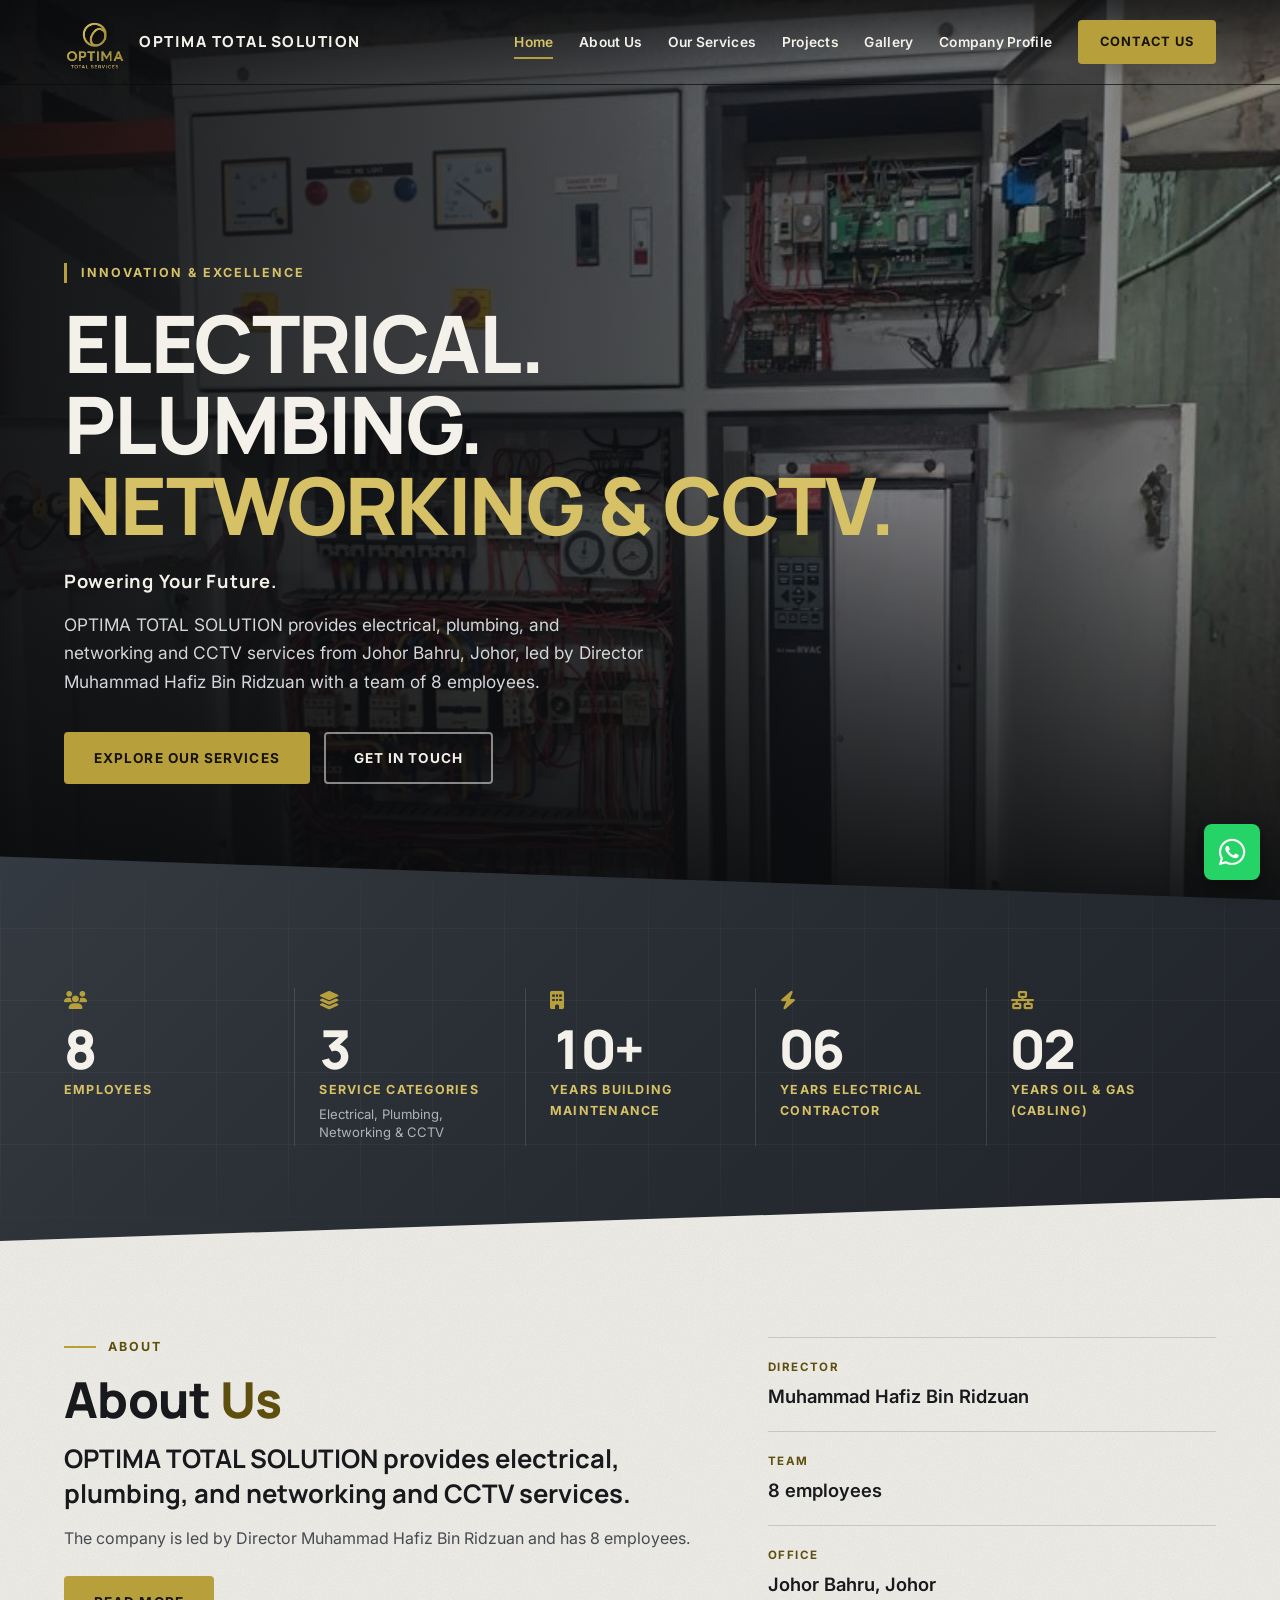
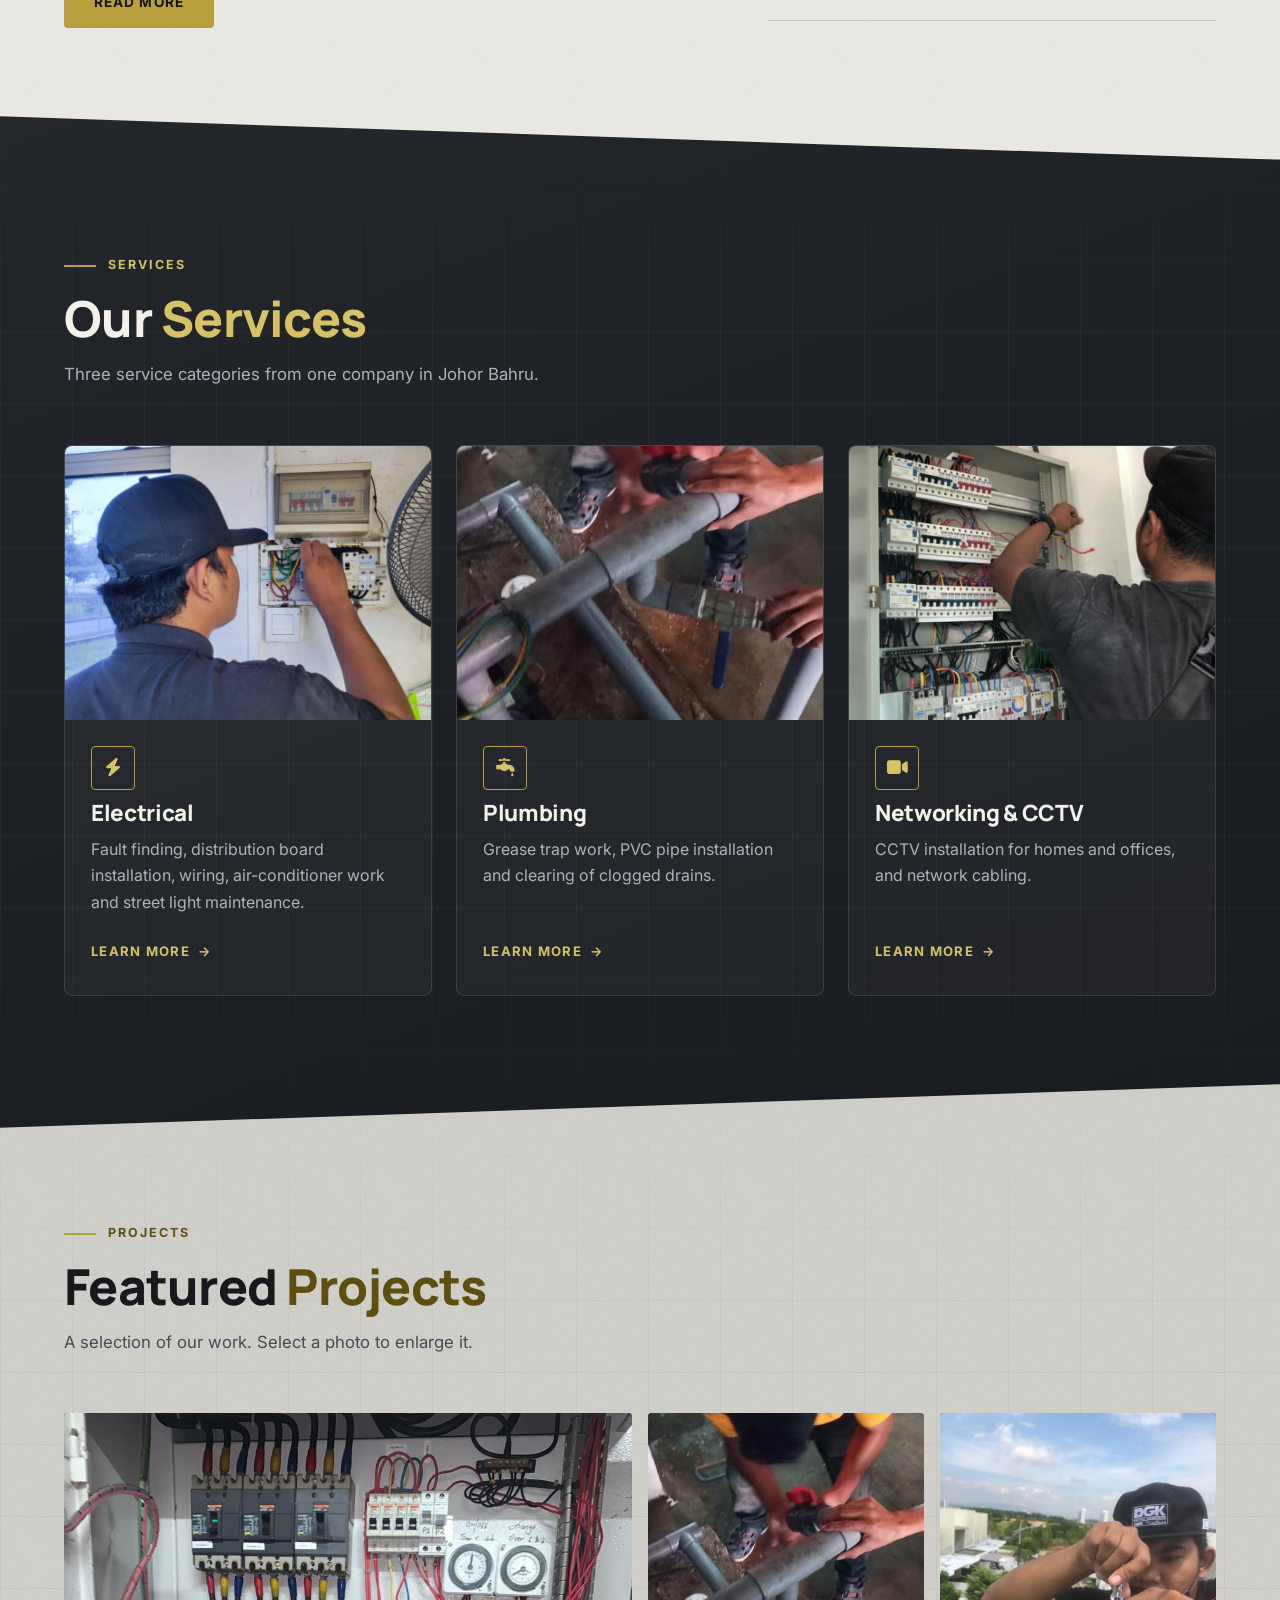
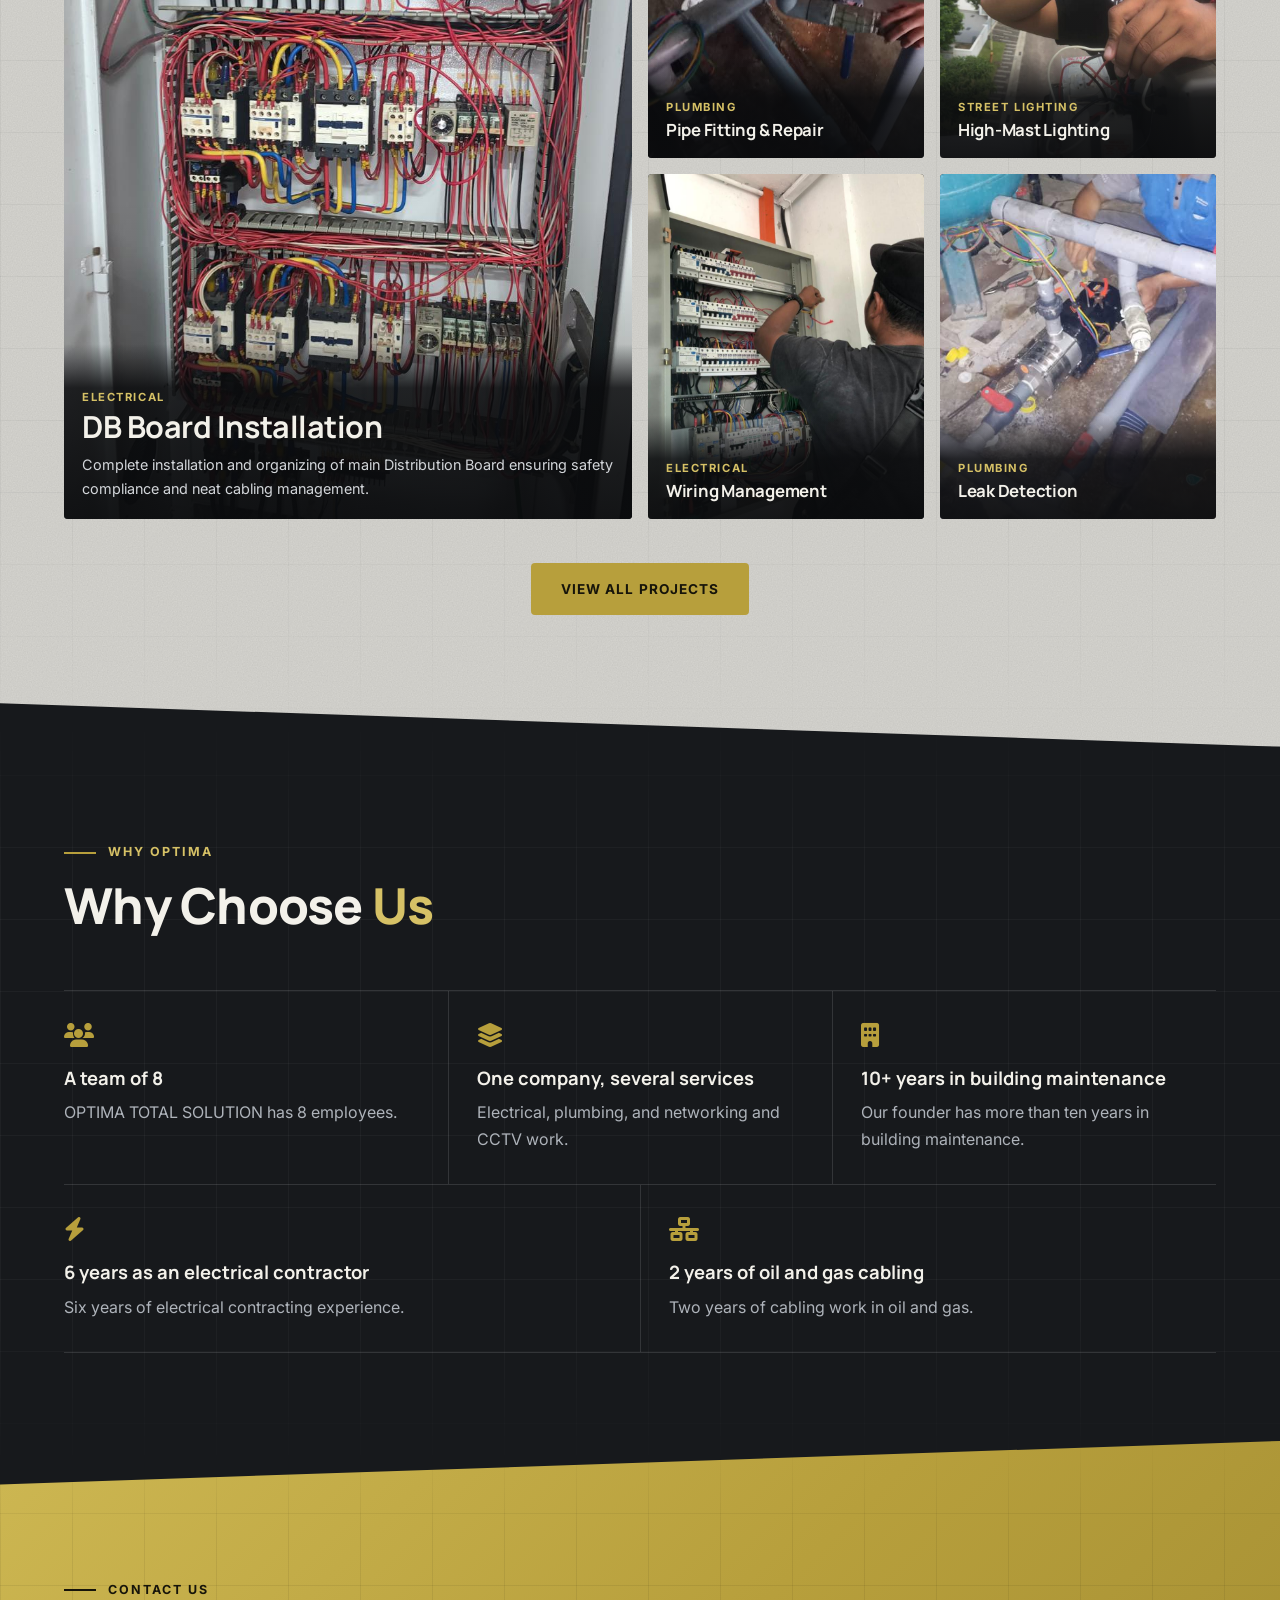
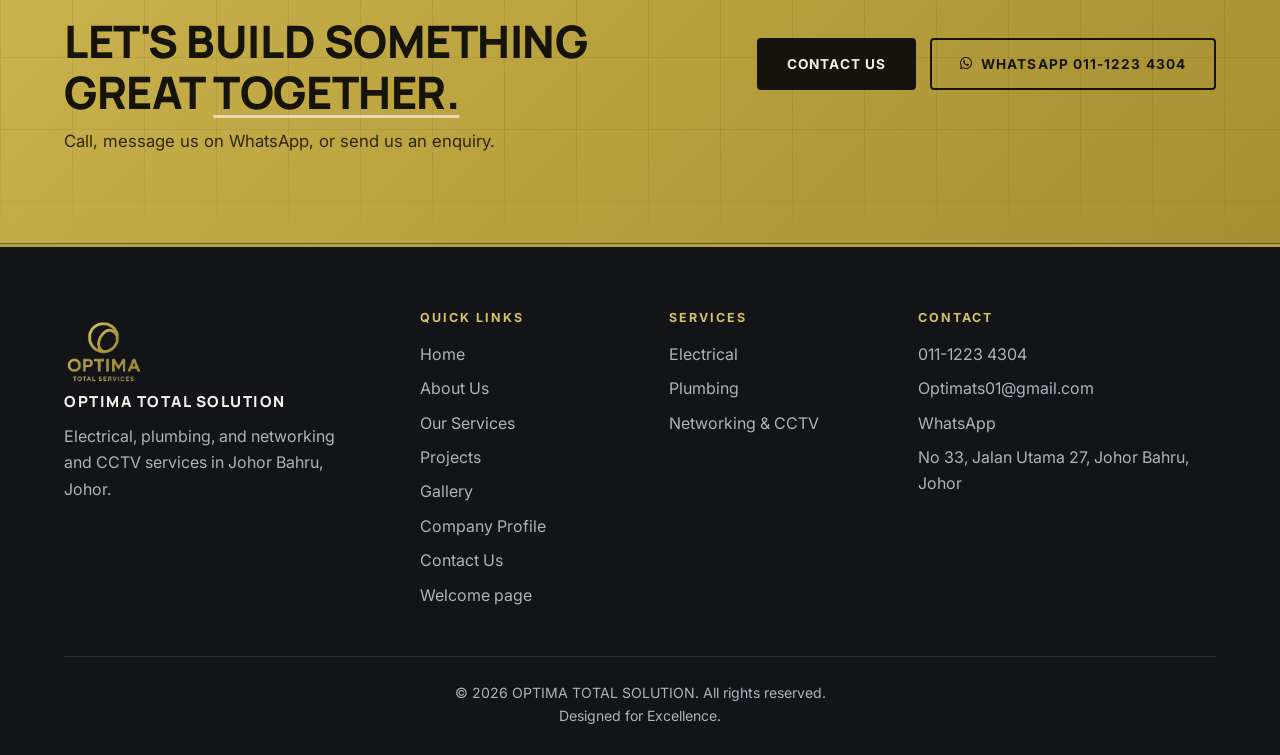
<file: index.html>
<!DOCTYPE html>
<html lang="en">

<head>
    <meta charset="UTF-8">
    <meta name="viewport" content="width=device-width, initial-scale=1.0">
    <title>OPTIMA TOTAL SOLUTION | Electrical, Plumbing &amp; Networking Services in Johor Bahru</title>
    <link rel="icon" type="image/png" href="optima.png">
    <meta name="description"
        content="OPTIMA TOTAL SOLUTION provides electrical, plumbing, networking and CCTV services from Johor Bahru, Johor. Led by Director Muhammad Hafiz Bin Ridzuan.">
    <meta name="keywords"
        content="Electrical Contractor, Plumbing Services, Network Cabling, CCTV, Street Light Installation, Grease Trap, Booster Pump, Johor Bahru, Malaysia, OPTIMA TOTAL SOLUTION">
    <meta name="author" content="OPTIMA TOTAL SOLUTION">
    <meta name="theme-color" content="#17191c">
    <meta property="og:title" content="OPTIMA TOTAL SOLUTION | Engineering Excellence">
    <meta property="og:description"
        content="Powering your future with electrical, plumbing and network infrastructure solutions.">
    <meta property="og:image" content="https://optima-total-solution.pages.dev/optima.png">
    
    <link rel="preconnect" href="https://fonts.googleapis.com">
    <link rel="preconnect" href="https://fonts.gstatic.com" crossorigin>
    <link
        href="https://fonts.googleapis.com/css2?family=Inter:wght@400;500;600;700&family=Manrope:wght@600;700;800&display=swap"
        rel="stylesheet">
    
    <link rel="stylesheet" href="https://cdnjs.cloudflare.com/ajax/libs/font-awesome/6.4.0/css/all.min.css">
    <link rel="stylesheet" href="index.css">
    <noscript><style>.reveal{opacity:1!important;transform:none!important}.page-loader{display:none!important}</style></noscript>
</head>
<body>
    <div class="page-loader" aria-hidden="true"><img src="optima.png" alt="OPTIMA TOTAL SOLUTION logo" width="450" height="400" data-first-viewport><span class="page-loader-line"></span></div>
    <div class="scroll-progress" aria-hidden="true"><span></span></div>

    <header>
        <nav id="navbar" aria-label="Main">
            <div class="container nav-content">
                <a href="index.html" class="logo" aria-label="OPTIMA TOTAL SOLUTION home">
                    <img src="optima.png" alt="OPTIMA TOTAL SOLUTION logo" class="brand-logo" width="450" height="400" data-first-viewport>
                    <span class="brand-name">OPTIMA TOTAL SOLUTION</span>
                </a>
                <button type="button" class="nav-toggle" aria-controls="nav-links" aria-expanded="false"
                    aria-label="Menu">
                    <i class="fas fa-bars" aria-hidden="true"></i>
                </button>
                <div class="nav-links" id="nav-links">
                    <a href="index.html" aria-current="page">Home</a>
                    <a href="about.html">About Us</a>
                    <a href="services.html">Our Services</a>
                    <a href="projects.html">Projects</a>
                    <a href="gallery.html">Gallery</a>
                    <a href="company-profile.html">Company Profile</a>
                    <a href="contact.html" class="nav-cta">Contact Us</a>
                </div>
            </div>
        </nav>
    </header>

    <main>
        
        <section class="hero bg-matte" id="hero">
            <img class="hero-bg" src="DB%20INSTALLATION%202%20.jpeg"
                alt="Open main switchboard with meters, a variable speed drive and contactors" width="810" height="1080"
                fetchpriority="high" style="--focus-x:50%;--focus-y:38%">
            <div class="hero-overlay" aria-hidden="true"></div>
            <div class="container hero-content">
                <p class="badge">Innovation &amp; Excellence</p>
                <h1><span>Electrical.</span> <span>Plumbing.</span> <span>Networking &amp; CCTV.</span></h1>
                <p class="hero-tagline">Powering Your Future.</p>
                <p class="hero-text">OPTIMA TOTAL SOLUTION provides electrical, plumbing, and networking and CCTV
                    services from Johor Bahru, Johor, led by Director Muhammad Hafiz Bin Ridzuan with a team of 8
                    employees.</p>
                <div class="hero-btns btn-group">
                    <a href="services.html" class="btn-primary">Explore Our Services</a>
                    <a href="contact.html" class="btn-secondary">Get In Touch</a>
                </div>
            </div>
        </section>

        
        <section class="section highlights bg-gunmetal has-grid cut" id="highlights" aria-label="Company highlights">
            <div class="container">
                <ul class="stats">
                    <li class="reveal">
                        <i class="fas fa-users" aria-hidden="true"></i>
                        <span class="stat-value"><span class="count" data-count="8">8</span></span>
                        <span class="stat-label">Employees</span>
                    </li>
                    <li class="reveal">
                        <i class="fas fa-layer-group" aria-hidden="true"></i>
                        <span class="stat-value"><span class="count" data-count="3">3</span></span>
                        <span class="stat-label">Service Categories</span>
                        <span class="stat-note">Electrical, Plumbing, Networking &amp; CCTV</span>
                    </li>
                    <li class="reveal">
                        <i class="fas fa-building" aria-hidden="true"></i>
                        <span class="stat-value"><span class="count" data-count="10">10</span>+</span>
                        <span class="stat-label">Years Building Maintenance</span>
                    </li>
                    <li class="reveal">
                        <i class="fas fa-bolt" aria-hidden="true"></i>
                        <span class="stat-value"><span class="count" data-count="6" data-pad="2">06</span></span>
                        <span class="stat-label">Years Electrical Contractor</span>
                    </li>
                    <li class="reveal">
                        <i class="fas fa-network-wired" aria-hidden="true"></i>
                        <span class="stat-value"><span class="count" data-count="2" data-pad="2">02</span></span>
                        <span class="stat-label">Years Oil &amp; Gas (Cabling)</span>
                    </li>
                </ul>
            </div>
        </section>

        
        <section class="section bg-offwhite theme-light cut" id="about">
            <div class="container intro-grid">
                <div class="about-text reveal">
                    <p class="eyebrow">About</p>
                    <h2>About <span class="accent">Us</span></h2>
                    <p class="about-lead">OPTIMA TOTAL SOLUTION provides electrical, plumbing, and networking and CCTV services.</p>
                    <p>The company is led by Director Muhammad Hafiz Bin Ridzuan and has 8 employees.</p>
                    <a href="about.html" class="btn-primary">Read More</a>
                </div>
                <dl class="about-facts is-stacked reveal">
                    <div><dt>Director</dt><dd>Muhammad Hafiz Bin Ridzuan</dd></div>
                    <div><dt>Team</dt><dd>8 employees</dd></div>
                    <div><dt>Office</dt><dd>Johor Bahru, Johor</dd></div>
                </dl>
            </div>
        </section>

        
        <section class="section bg-graphite has-grid cut" id="services">
            <div class="container">
                <div class="section-head reveal">
                    <p class="eyebrow">Services</p>
                    <h2>Our <span class="accent">Services</span></h2>
                    <p class="section-intro">Three service categories from one company in Johor Bahru.</p>
                </div>

                <div class="service-cards">
                    <article class="service-card compact reveal">
                        <img class="card-media" src="DB%20INSTALLATION%204.jpeg"
                            alt="Electrician working on a small wall-mounted distribution board next to a window"
                            width="808" height="1080" loading="lazy" style="--focus-x:50%;--focus-y:35%">
                        <div class="card-body">
                            <span class="service-icon"><i class="fas fa-bolt" aria-hidden="true"></i></span>
                            <h3>Electrical</h3>
                            <p>Fault finding, distribution board installation, wiring, air-conditioner work and street
                                light maintenance.</p>
                            <a href="services.html#electrical" class="learn-more">Learn More</a>
                        </div>
                    </article>

                    <article class="service-card compact reveal">
                        <img class="card-media" src="PLUMBER%201.jpeg"
                            alt="Plumber fitting grey PVC pipes beside a water pump" width="511" height="1080"
                            loading="lazy" style="--focus-x:50%;--focus-y:60%">
                        <div class="card-body">
                            <span class="service-icon"><i class="fas fa-faucet-drip" aria-hidden="true"></i></span>
                            <h3>Plumbing</h3>
                            <p>Grease trap work, PVC pipe installation and clearing of clogged drains.</p>
                            <a href="services.html#plumbing" class="learn-more">Learn More</a>
                        </div>
                    </article>

                    <article class="service-card compact reveal">
                        <img class="card-media" src="DB%20INSTALLATION%203.jpeg"
                            alt="Electrician checking the wiring of a distribution board full of circuit breakers"
                            width="808" height="1080" loading="lazy">
                        <div class="card-body">
                            <span class="service-icon"><i class="fas fa-video" aria-hidden="true"></i></span>
                            <h3>Networking &amp; CCTV</h3>
                            <p>CCTV installation for homes and offices, and network cabling.</p>
                            <a href="services.html#networking" class="learn-more">Learn More</a>
                        </div>
                    </article>
                </div>
            </div>
        </section>

        
        <section class="section bg-concrete theme-light has-grid cut" id="projects">
            <div class="container">
                <div class="section-head reveal">
                    <p class="eyebrow">Projects</p>
                    <h2>Featured <span class="accent">Projects</span></h2>
                    <p class="section-intro">A selection of our work. Select a photo to enlarge it.</p>
                </div>
                <div class="project-grid is-compact">
                    
<article class="project-item gallery-item" data-category="electrical" data-full="DB%20INSTALLATION.jpeg" data-title="DB Board Installation" data-desc="Complete installation and organizing of main Distribution Board ensuring safety compliance and neat cabling management." tabindex="0" role="button">
  <img class="card-media" src="DB%20INSTALLATION.jpeg" alt="Control panel with red wiring, contactors, timers and circuit breakers inside an open cabinet" width="810" height="1080" loading="lazy" style="--focus-x:50%;--focus-y:50%">
  <div class="card-body"><span class="project-category">Electrical</span><h3>DB Board Installation</h3><p>Complete installation and organizing of main Distribution Board ensuring safety compliance and neat cabling management.</p></div>
</article>
<article class="project-item gallery-item" data-category="plumbing" data-full="PLUMBER%201.jpeg" data-title="Pipe Fitting &amp; Repair" data-desc="Expert pipe fitting services, ensuring leak-free connections and durable plumbing infrastructure." tabindex="0" role="button">
  <img class="card-media" src="PLUMBER%201.jpeg" alt="Plumber fitting grey PVC pipes beside a water pump" width="511" height="1080" loading="lazy" style="--focus-x:50%;--focus-y:60%">
  <div class="card-body"><span class="project-category">Plumbing</span><h3>Pipe Fitting &amp; Repair</h3><p>Expert pipe fitting services, ensuring leak-free connections and durable plumbing infrastructure.</p></div>
</article>
<article class="project-item gallery-item" data-category="street" data-full="STREET%20LIGHT%202.jpeg" data-title="High-Mast Lighting" data-desc="Erection and wiring of high-mast lighting systems for broad area illumination." tabindex="0" role="button">
  <img class="card-media" src="STREET%20LIGHT%202.jpeg" alt="Technician at height wiring a street light with a housing estate behind" width="808" height="1080" loading="lazy" style="--focus-x:50%;--focus-y:40%">
  <div class="card-body"><span class="project-category">Street Lighting</span><h3>High-Mast Lighting</h3><p>Erection and wiring of high-mast lighting systems for broad area illumination.</p></div>
</article>
<article class="project-item gallery-item" data-category="electrical" data-full="DB%20INSTALLATION%203.jpeg" data-title="Wiring Management" data-desc="Professional cable dressing and termination to ensure long-term reliability and ease of maintenance." tabindex="0" role="button">
  <img class="card-media" src="DB%20INSTALLATION%203.jpeg" alt="Electrician checking the wiring of a distribution board full of circuit breakers" width="808" height="1080" loading="lazy" style="--focus-x:50%;--focus-y:50%">
  <div class="card-body"><span class="project-category">Electrical</span><h3>Wiring Management</h3><p>Professional cable dressing and termination to ensure long-term reliability and ease of maintenance.</p></div>
</article>
<article class="project-item gallery-item" data-category="plumbing" data-full="PLUMBER%204.jpeg" data-title="Leak Detection" data-desc="Advanced leak detection and immediate repair services to minimize water wastage and damage." tabindex="0" role="button">
  <img class="card-media" src="PLUMBER%204.jpeg" alt="Plumber crouching at a pump connecting grey pipes and valves" width="511" height="1080" loading="lazy" style="--focus-x:50%;--focus-y:65%">
  <div class="card-body"><span class="project-category">Plumbing</span><h3>Leak Detection</h3><p>Advanced leak detection and immediate repair services to minimize water wastage and damage.</p></div>
</article>

                </div>
                <div class="section-more">
                    <a href="projects.html" class="btn-primary">View all projects</a>
                </div>
            </div>
        </section>

        
        <section class="section bg-charcoal has-grid cut" id="why">
            <div class="container">
                <div class="section-head reveal">
                    <p class="eyebrow">Why OPTIMA</p>
                    <h2>Why Choose <span class="accent">Us</span></h2>
                </div>
                <ul class="why-list">
                    <li class="reveal"><i class="fas fa-users" aria-hidden="true"></i><strong>A team of 8</strong>OPTIMA TOTAL SOLUTION has 8 employees.</li>
                    <li class="reveal"><i class="fas fa-layer-group" aria-hidden="true"></i><strong>One company, several services</strong>Electrical, plumbing, and
                        networking and CCTV work.</li>
                    <li class="reveal"><i class="fas fa-building" aria-hidden="true"></i><strong>10+ years in building maintenance</strong>Our founder has more than ten
                        years in building maintenance.</li>
                    <li class="reveal"><i class="fas fa-bolt" aria-hidden="true"></i><strong>6 years as an electrical contractor</strong>Six years of electrical
                        contracting experience.</li>
                    <li class="reveal"><i class="fas fa-network-wired" aria-hidden="true"></i><strong>2 years of oil and gas cabling</strong>Two years of cabling work in oil
                        and gas.</li>
                </ul>
            </div>
        </section>

        
        <section class="section cta-band theme-gold has-grid cut" id="contact-cta">
            <div class="container cta-inner">
                <div class="cta-copy reveal">
                    <p class="eyebrow">Contact Us</p>
                    <h2 class="headline-caps">Let's build something great <span class="accent">together.</span></h2>
                    <p class="section-intro">Call, message us on WhatsApp, or send us an enquiry.</p>
                </div>
                <div class="btn-group cta-actions reveal">
                    <a href="contact.html" class="btn-primary">Contact Us</a>
                    <a href="https://wa.me/601112234304" class="btn-secondary" target="_blank"
                        rel="noopener noreferrer"><i class="fab fa-whatsapp" aria-hidden="true"></i> WhatsApp 011-1223 4304</a>
                </div>
            </div>
        </section>
    </main>
    <footer>
        <div class="container">
            <div class="footer-grid">
                <div class="footer-brand">
                    <img src="optima.png" alt="OPTIMA TOTAL SOLUTION logo" class="brand-logo" width="450" height="400"
                        loading="lazy">
                    <p class="brand-name footer-brand-name">OPTIMA TOTAL SOLUTION</p>
                    <p class="footer-intro">Electrical, plumbing, and networking and CCTV
                        services in Johor Bahru, Johor.</p>
                </div>
                <div>
                    <h2 class="footer-title">Quick Links</h2>
                    <ul>
                        <li><a href="index.html">Home</a></li>
                        <li><a href="about.html">About Us</a></li>
                        <li><a href="services.html">Our Services</a></li>
                        <li><a href="projects.html">Projects</a></li>
                        <li><a href="gallery.html">Gallery</a></li>
                        <li><a href="company-profile.html">Company Profile</a></li>
                        <li><a href="contact.html">Contact Us</a></li>
                        <li><a href="mainpage.html">Welcome page</a></li>
                    </ul>
                </div>
                <div>
                    <h2 class="footer-title">Services</h2>
                    <ul>
                        <li><a href="services.html#electrical">Electrical</a></li>
                        <li><a href="services.html#plumbing">Plumbing</a></li>
                        <li><a href="services.html#networking">Networking &amp; CCTV</a></li>
                    </ul>
                </div>
                <div>
                    <h2 class="footer-title">Contact</h2>
                    <ul>
                        <li><a href="tel:+601112234304">011-1223 4304</a></li>
                        <li><a href="mailto:Optimats01@gmail.com">Optimats01@gmail.com</a></li>
                        <li><a href="https://wa.me/601112234304" target="_blank"
                                rel="noopener noreferrer">WhatsApp</a></li>
                        <li>No 33, Jalan Utama 27, Johor Bahru, Johor</li>
                    </ul>
                </div>
            </div>
            <p class="copyright">
                <span id="copyright">&copy; 2026 OPTIMA TOTAL SOLUTION. All rights reserved.</span><br>Designed for
                Excellence.
            </p>
        </div>
    </footer>
    
    <button type="button" class="to-top" aria-label="Back to top" hidden><i class="fas fa-arrow-up"
            aria-hidden="true"></i></button>
    
    <a href="https://wa.me/601112234304" class="whatsapp-float" target="_blank" rel="noopener noreferrer"
        aria-label="Chat with OPTIMA TOTAL SOLUTION on WhatsApp">
        <i class="fab fa-whatsapp" aria-hidden="true"></i>
    </a>
    <script src="js/optima-core.js"></script>
    <script src="script.js"></script>
</body>
</html>
</file>
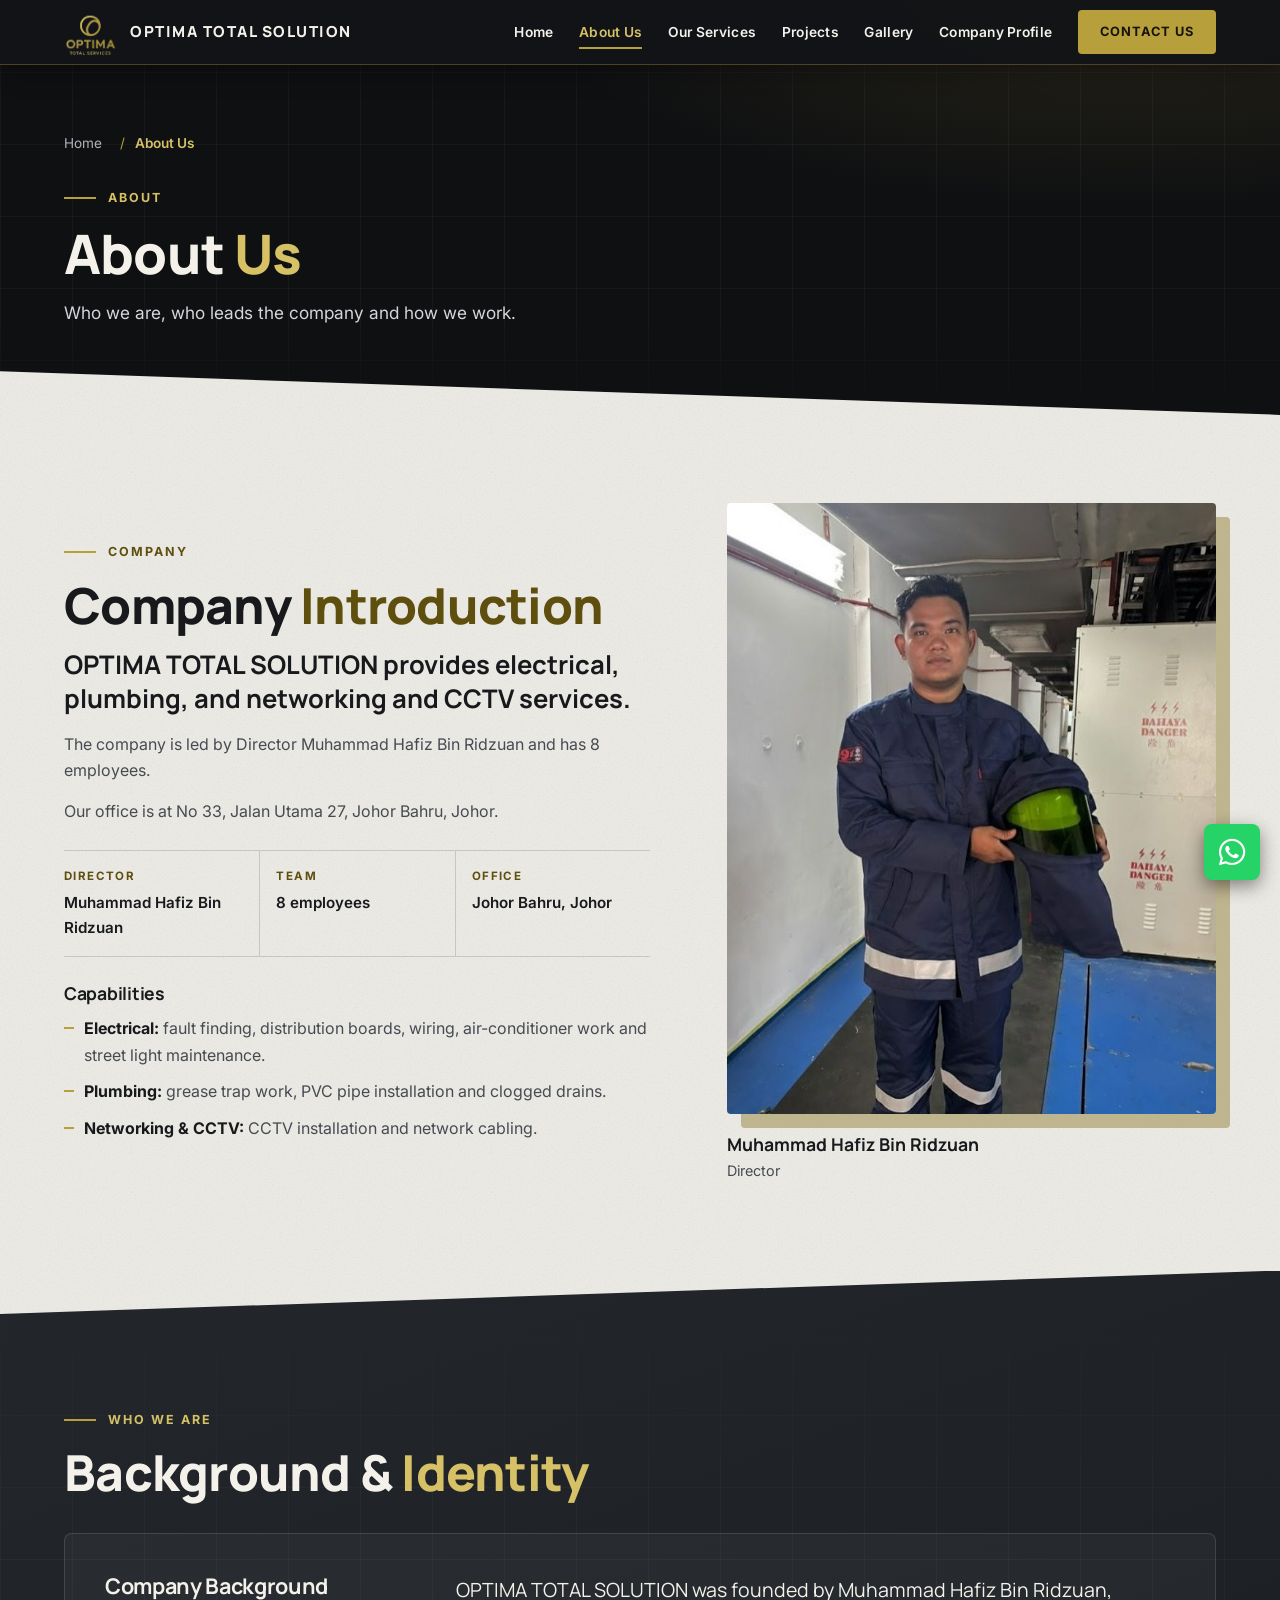
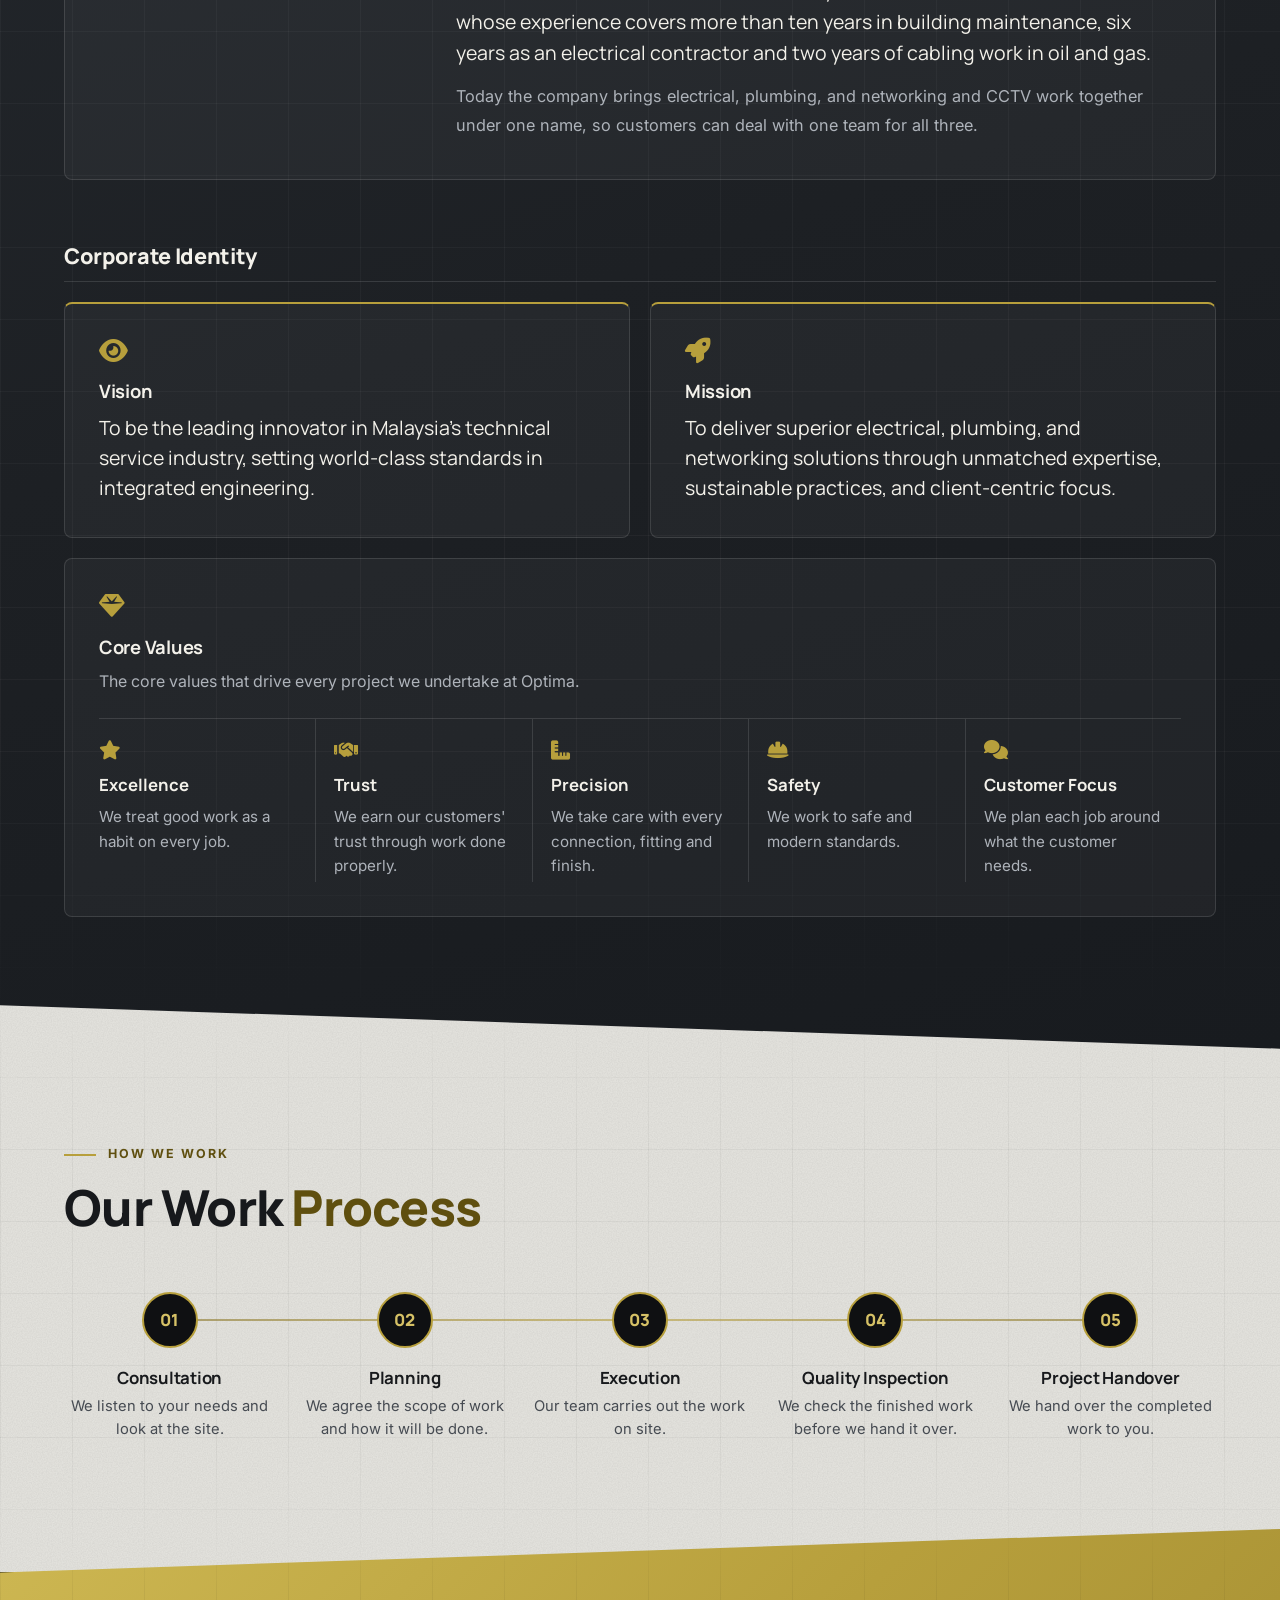
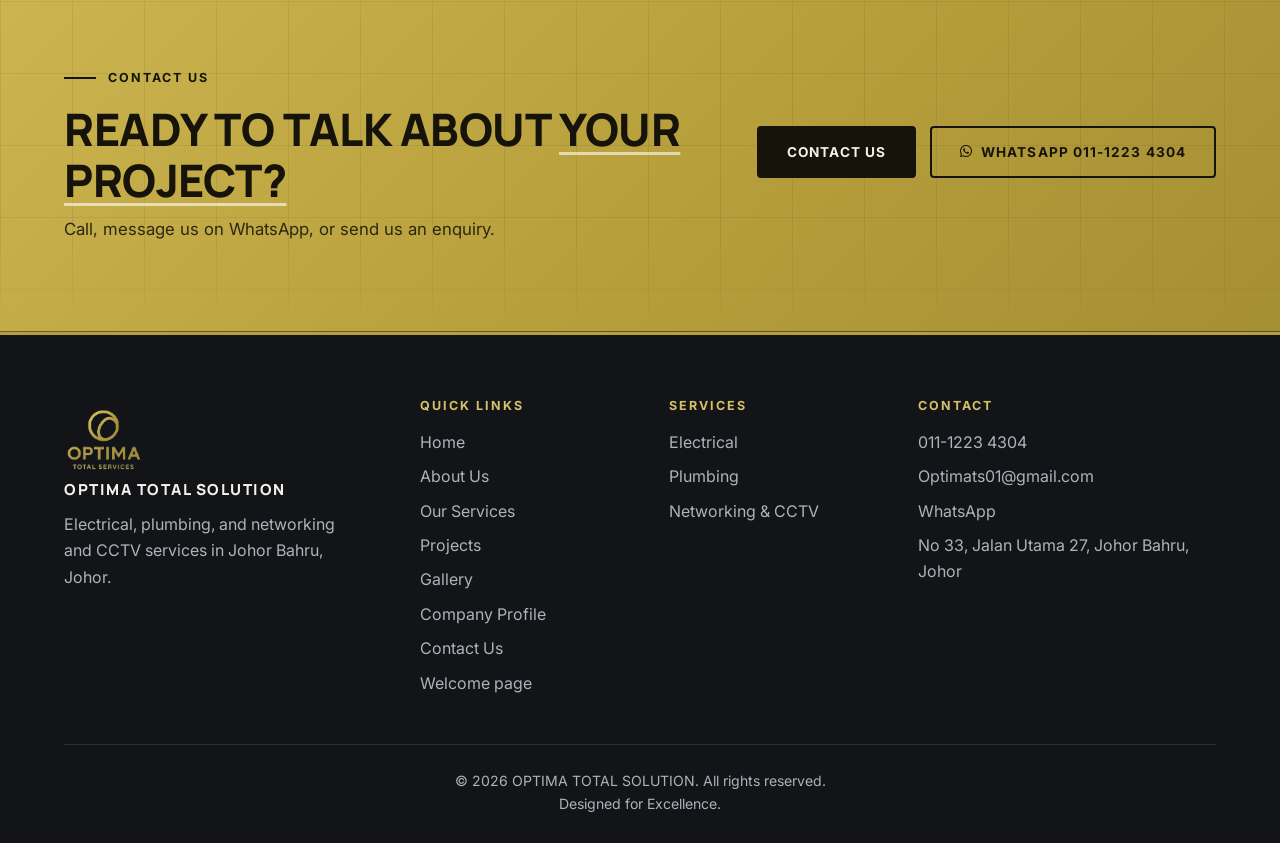
<file: about.html>
<!DOCTYPE html>
<html lang="en">

<head>
    <meta charset="UTF-8">
    <meta name="viewport" content="width=device-width, initial-scale=1.0">
    <title>About Us | OPTIMA TOTAL SOLUTION</title>
    <link rel="icon" type="image/png" href="optima.png">
    <meta name="description"
        content="About OPTIMA TOTAL SOLUTION in Johor Bahru: the company, its director Muhammad Hafiz Bin Ridzuan, its team of 8 employees, its capabilities and how it works.">
    <meta name="author" content="OPTIMA TOTAL SOLUTION">
    <meta name="theme-color" content="#17191c">
    <meta property="og:title" content="About Us | OPTIMA TOTAL SOLUTION">
    <meta property="og:description" content="About OPTIMA TOTAL SOLUTION in Johor Bahru: the company, its director Muhammad Hafiz Bin Ridzuan, its team of 8 employees, its capabilities and how it works.">
    <meta property="og:image" content="https://optima-total-solution.pages.dev/optima.png">
    
    <link rel="preconnect" href="https://fonts.googleapis.com">
    <link rel="preconnect" href="https://fonts.gstatic.com" crossorigin>
    <link
        href="https://fonts.googleapis.com/css2?family=Inter:wght@400;500;600;700&family=Manrope:wght@600;700;800&display=swap"
        rel="stylesheet">
    
    <link rel="stylesheet" href="https://cdnjs.cloudflare.com/ajax/libs/font-awesome/6.4.0/css/all.min.css">
    <link rel="stylesheet" href="index.css">
    <noscript><style>.reveal{opacity:1!important;transform:none!important}.page-loader{display:none!important}</style></noscript>
</head>
<body>
    <div class="page-loader" aria-hidden="true"><img src="optima.png" alt="OPTIMA TOTAL SOLUTION logo" width="450" height="400" data-first-viewport><span class="page-loader-line"></span></div>
    <div class="scroll-progress" aria-hidden="true"><span></span></div>

    <header>
        <nav id="navbar" class="scrolled" aria-label="Main">
            <div class="container nav-content">
                <a href="index.html" class="logo" aria-label="OPTIMA TOTAL SOLUTION home">
                    <img src="optima.png" alt="OPTIMA TOTAL SOLUTION logo" class="brand-logo" width="450" height="400" data-first-viewport>
                    <span class="brand-name">OPTIMA TOTAL SOLUTION</span>
                </a>
                <button type="button" class="nav-toggle" aria-controls="nav-links" aria-expanded="false"
                    aria-label="Menu">
                    <i class="fas fa-bars" aria-hidden="true"></i>
                </button>
                <div class="nav-links" id="nav-links">
                    <a href="index.html">Home</a>
                    <a href="about.html" aria-current="page">About Us</a>
                    <a href="services.html">Our Services</a>
                    <a href="projects.html">Projects</a>
                    <a href="gallery.html">Gallery</a>
                    <a href="company-profile.html">Company Profile</a>
                    <a href="contact.html" class="nav-cta">Contact Us</a>
                </div>
            </div>
        </nav>
    </header>

    <main>
        
        <section class="page-hero bg-matte has-grid" id="page-top">
            <div class="container">
                <nav class="breadcrumb" aria-label="Breadcrumb">
                    <ol>
                        <li><a href="index.html">Home</a></li>
                        <li><span aria-current="page">About Us</span></li>
                    </ol>
                </nav>
                <p class="eyebrow">About</p>
                <h1>About <span class="accent">Us</span></h1>
                <p class="page-lead">Who we are, who leads the company and how we work.</p>
            </div>
        </section>

        
        <section class="section bg-offwhite theme-light cut" id="about">
            <div class="container">
                <div class="about-grid">
                    <div class="about-text reveal">
                        <p class="eyebrow">Company</p>
                        <h2>Company <span class="accent">Introduction</span></h2>
                        <p class="about-lead">OPTIMA TOTAL SOLUTION provides electrical, plumbing, and networking and CCTV services.</p>
                        <p>The company is led by Director Muhammad Hafiz Bin Ridzuan and has 8 employees.</p>
                        <p>Our office is at No 33, Jalan Utama 27, Johor Bahru, Johor.</p>
                        <dl class="about-facts">
                            <div><dt>Director</dt><dd>Muhammad Hafiz Bin Ridzuan</dd></div>
                            <div><dt>Team</dt><dd>8 employees</dd></div>
                            <div><dt>Office</dt><dd>Johor Bahru, Johor</dd></div>
                        </dl>
                        <h3 class="about-sub">Capabilities</h3>
                        <ul class="about-capabilities">
                            <li><strong>Electrical:</strong> fault finding, distribution boards, wiring, air-conditioner work and street light maintenance.</li>
                            <li><strong>Plumbing:</strong> grease trap work, PVC pipe installation and clogged drains.</li>
                            <li><strong>Networking &amp; CCTV:</strong> CCTV installation and network cabling.</li>
                        </ul>
                    </div>
                    <figure class="about-photo reveal" id="founder">
                        <img src="images/optimised/founder-optima-800.jpg"
                            alt="Founder of OPTIMA TOTAL SOLUTION in a navy work suit holding a green safety helmet"
                            width="669" height="940" loading="lazy">
                        <figcaption>
                            <strong>Muhammad Hafiz Bin Ridzuan</strong>
                            Director
                        </figcaption>
                    </figure>
                </div>
            </div>
        </section>

        
        <section class="section bg-graphite has-grid cut" id="identity" aria-labelledby="identity-title">
            <div class="container">
                <div class="section-head reveal">
                    <p class="eyebrow">Who We Are</p>
                    <h2 id="identity-title">Background &amp; <span class="accent">Identity</span></h2>
                </div>
                <div class="background-panel panel reveal" id="background">
                    <h3>Company Background</h3>
                    <div class="background-text">
                        <p>OPTIMA TOTAL SOLUTION was founded by Muhammad Hafiz Bin Ridzuan, whose experience covers more
                            than ten years in building maintenance, six years as an electrical contractor and two years of
                            cabling work in oil and gas.</p>
                        <p>Today the company brings electrical, plumbing, and networking and CCTV work together under one
                            name, so customers can deal with one team for all three.</p>
                    </div>
                </div>

                <h3 class="subhead" id="vission">Corporate Identity</h3>
                <div class="identity-grid">
                    <div class="identity-card panel reveal">
                        <i class="fas fa-eye" aria-hidden="true"></i>
                        <h4>Vision</h4>
                        <p>To be the leading innovator in Malaysia's technical service industry, setting world-class
                            standards in integrated engineering.</p>
                    </div>
                    <div class="identity-card panel reveal">
                        <i class="fas fa-rocket" aria-hidden="true"></i>
                        <h4>Mission</h4>
                        <p>To deliver superior electrical, plumbing, and networking solutions through unmatched
                            expertise, sustainable practices, and client-centric focus.</p>
                    </div>
                </div>
                <div class="values-panel panel reveal">
                    <div class="values-head">
                        <i class="fas fa-gem" aria-hidden="true"></i>
                        <h4>Core Values</h4>
                        <p>The core values that drive every project we undertake at Optima.</p>
                    </div>
                    <ul class="values-list">
                        <li><i class="fas fa-star" aria-hidden="true"></i><strong>Excellence</strong><span>We treat
                                good work as a habit on every job.</span></li>
                        <li><i class="fas fa-handshake" aria-hidden="true"></i><strong>Trust</strong><span>We earn
                                our customers' trust through work done properly.</span></li>
                        <li><i class="fas fa-ruler-combined" aria-hidden="true"></i><strong>Precision</strong><span>We
                                take care with every connection, fitting and finish.</span></li>
                        <li><i class="fas fa-helmet-safety" aria-hidden="true"></i><strong>Safety</strong><span>We
                                work to safe and modern standards.</span></li>
                        <li><i class="fas fa-comments" aria-hidden="true"></i><strong>Customer Focus</strong><span>We
                                plan each job around what the customer needs.</span></li>
                    </ul>
                </div>
            </div>
        </section>

        
        <section class="section process bg-soft theme-light has-grid cut" id="process" aria-labelledby="process-title">
            <div class="container">
                <div class="section-head reveal">
                    <p class="eyebrow">How We Work</p>
                    <h2 id="process-title">Our Work <span class="accent">Process</span></h2>
                </div>
                <ol class="timeline">
                    <li class="timeline-step reveal">
                        <span class="timeline-num" aria-hidden="true">01</span>
                        <h3>Consultation</h3>
                        <p>We listen to your needs and look at the site.</p>
                    </li>
                    <li class="timeline-step reveal">
                        <span class="timeline-num" aria-hidden="true">02</span>
                        <h3>Planning</h3>
                        <p>We agree the scope of work and how it will be done.</p>
                    </li>
                    <li class="timeline-step reveal">
                        <span class="timeline-num" aria-hidden="true">03</span>
                        <h3>Execution</h3>
                        <p>Our team carries out the work on site.</p>
                    </li>
                    <li class="timeline-step reveal">
                        <span class="timeline-num" aria-hidden="true">04</span>
                        <h3>Quality Inspection</h3>
                        <p>We check the finished work before we hand it over.</p>
                    </li>
                    <li class="timeline-step reveal">
                        <span class="timeline-num" aria-hidden="true">05</span>
                        <h3>Project Handover</h3>
                        <p>We hand over the completed work to you.</p>
                    </li>
                </ol>
            </div>
        </section>

        
        <section class="section cta-band theme-gold has-grid cut" id="contact-cta">
            <div class="container cta-inner">
                <div class="cta-copy reveal">
                    <p class="eyebrow">Contact Us</p>
                    <h2 class="headline-caps">Ready to talk about <span class="accent">your project?</span></h2>
                    <p class="section-intro">Call, message us on WhatsApp, or send us an enquiry.</p>
                </div>
                <div class="btn-group cta-actions reveal">
                    <a href="contact.html" class="btn-primary">Contact Us</a>
                    <a href="https://wa.me/601112234304" class="btn-secondary" target="_blank"
                        rel="noopener noreferrer"><i class="fab fa-whatsapp" aria-hidden="true"></i> WhatsApp 011-1223 4304</a>
                </div>
            </div>
        </section>
    </main>
    <footer>
        <div class="container">
            <div class="footer-grid">
                <div class="footer-brand">
                    <img src="optima.png" alt="OPTIMA TOTAL SOLUTION logo" class="brand-logo" width="450" height="400"
                        loading="lazy">
                    <p class="brand-name footer-brand-name">OPTIMA TOTAL SOLUTION</p>
                    <p class="footer-intro">Electrical, plumbing, and networking and CCTV
                        services in Johor Bahru, Johor.</p>
                </div>
                <div>
                    <h2 class="footer-title">Quick Links</h2>
                    <ul>
                        <li><a href="index.html">Home</a></li>
                        <li><a href="about.html">About Us</a></li>
                        <li><a href="services.html">Our Services</a></li>
                        <li><a href="projects.html">Projects</a></li>
                        <li><a href="gallery.html">Gallery</a></li>
                        <li><a href="company-profile.html">Company Profile</a></li>
                        <li><a href="contact.html">Contact Us</a></li>
                        <li><a href="mainpage.html">Welcome page</a></li>
                    </ul>
                </div>
                <div>
                    <h2 class="footer-title">Services</h2>
                    <ul>
                        <li><a href="services.html#electrical">Electrical</a></li>
                        <li><a href="services.html#plumbing">Plumbing</a></li>
                        <li><a href="services.html#networking">Networking &amp; CCTV</a></li>
                    </ul>
                </div>
                <div>
                    <h2 class="footer-title">Contact</h2>
                    <ul>
                        <li><a href="tel:+601112234304">011-1223 4304</a></li>
                        <li><a href="mailto:Optimats01@gmail.com">Optimats01@gmail.com</a></li>
                        <li><a href="https://wa.me/601112234304" target="_blank"
                                rel="noopener noreferrer">WhatsApp</a></li>
                        <li>No 33, Jalan Utama 27, Johor Bahru, Johor</li>
                    </ul>
                </div>
            </div>
            <p class="copyright">
                <span id="copyright">&copy; 2026 OPTIMA TOTAL SOLUTION. All rights reserved.</span><br>Designed for
                Excellence.
            </p>
        </div>
    </footer>
    
    <button type="button" class="to-top" aria-label="Back to top" hidden><i class="fas fa-arrow-up"
            aria-hidden="true"></i></button>
    
    <a href="https://wa.me/601112234304" class="whatsapp-float" target="_blank" rel="noopener noreferrer"
        aria-label="Chat with OPTIMA TOTAL SOLUTION on WhatsApp">
        <i class="fab fa-whatsapp" aria-hidden="true"></i>
    </a>
    <script src="js/optima-core.js"></script>
    <script src="script.js"></script>
</body>
</html>
</file>
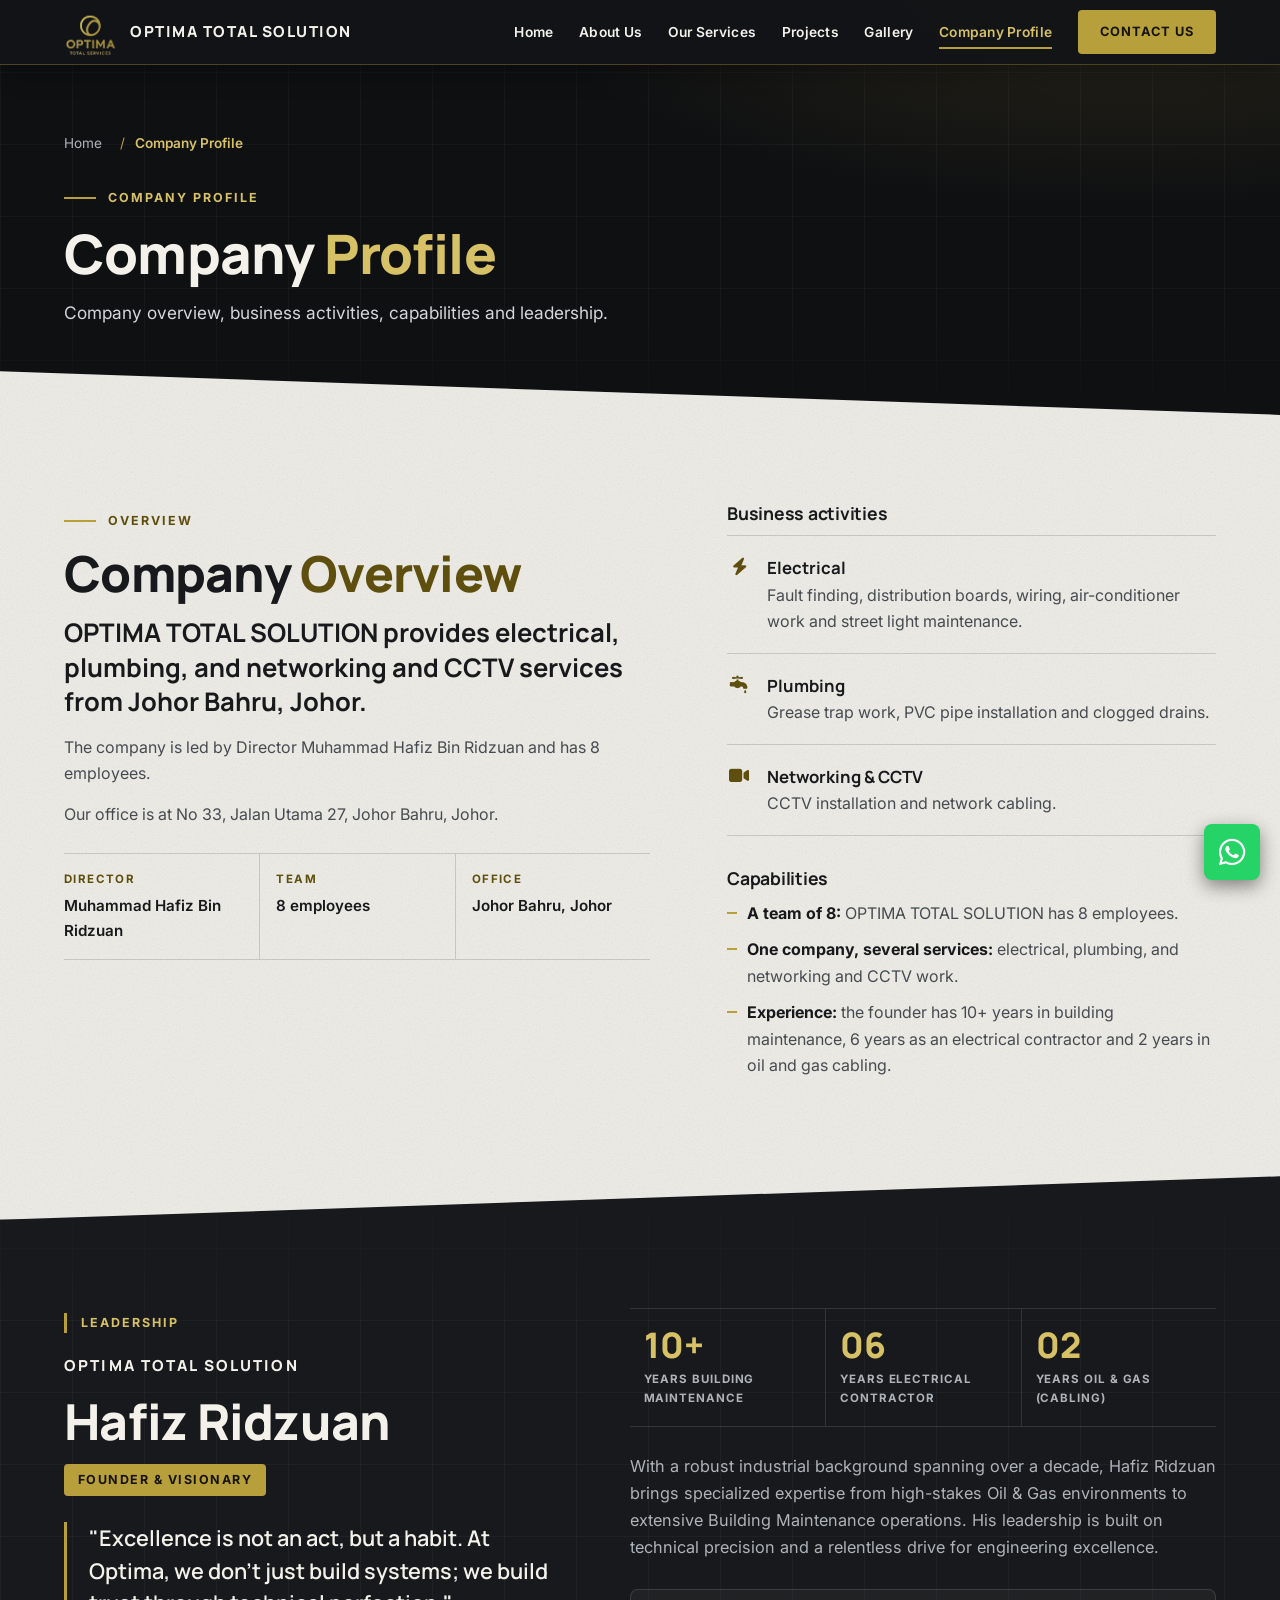
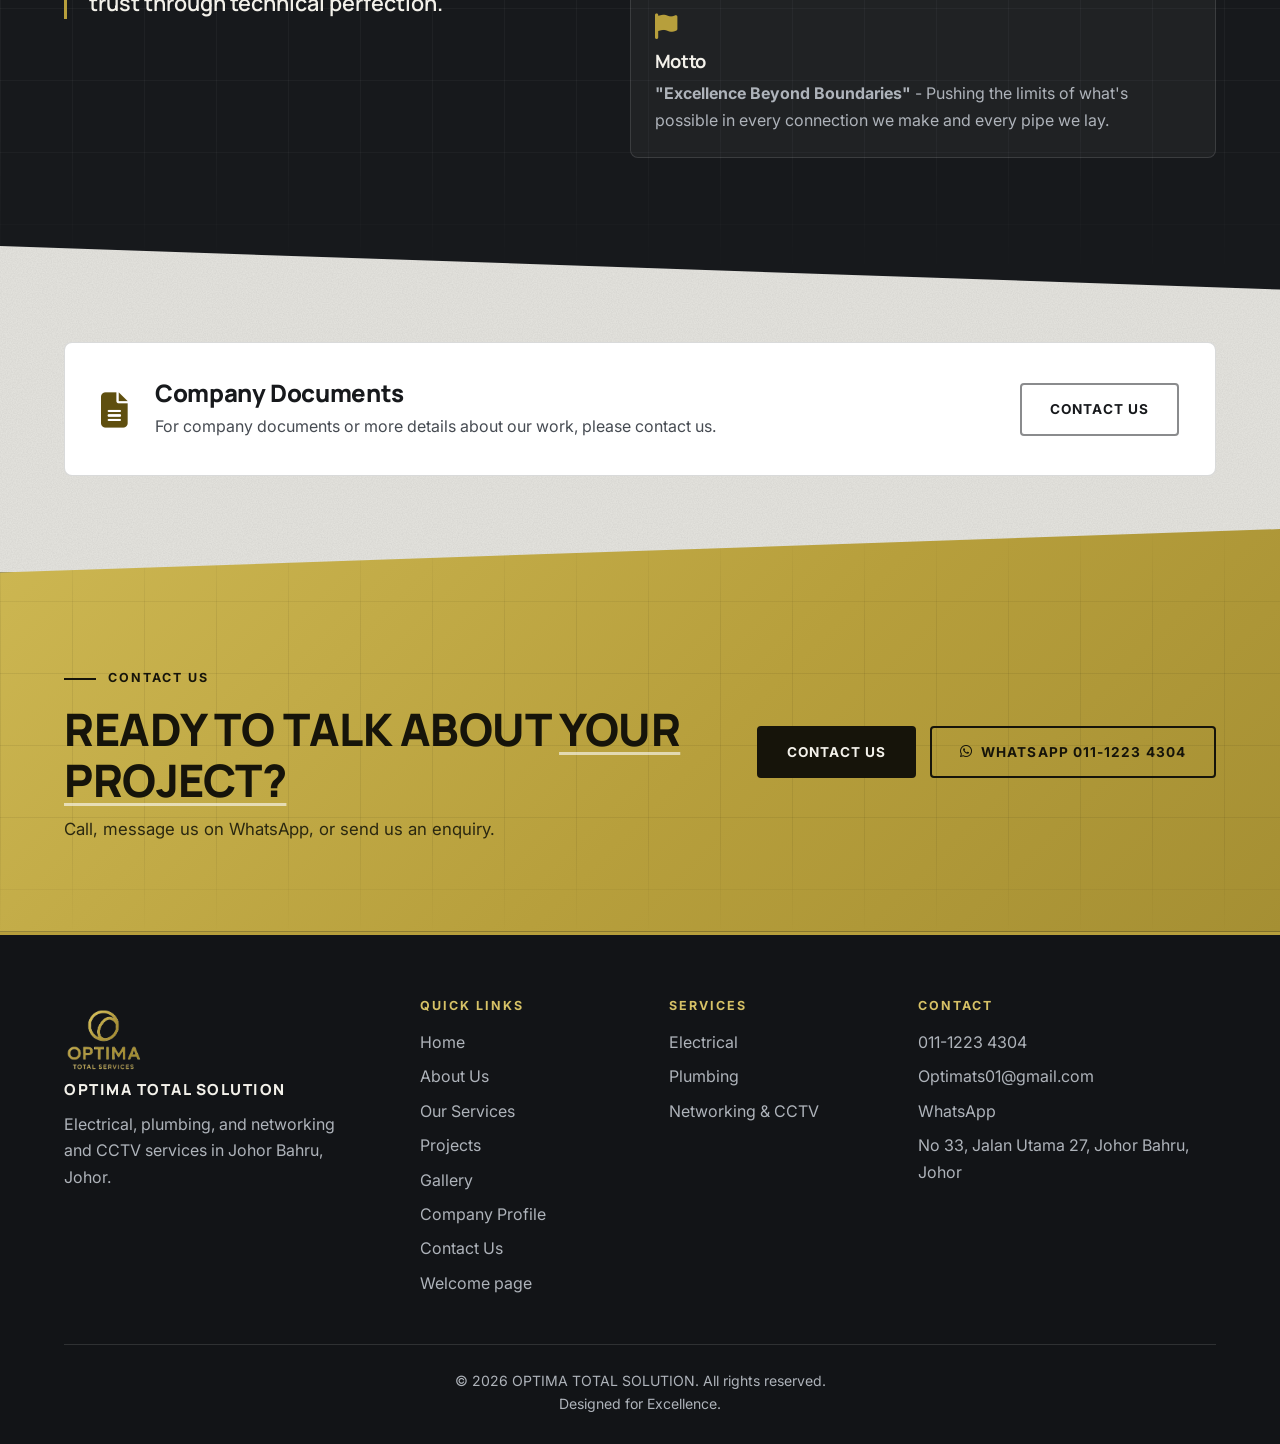
<file: company-profile.html>
<!DOCTYPE html>
<html lang="en">

<head>
    <meta charset="UTF-8">
    <meta name="viewport" content="width=device-width, initial-scale=1.0">
    <title>Company Profile | OPTIMA TOTAL SOLUTION</title>
    <link rel="icon" type="image/png" href="optima.png">
    <meta name="description"
        content="Company profile of OPTIMA TOTAL SOLUTION in Johor Bahru: overview, business activities, capabilities and the leadership of Hafiz Ridzuan.">
    <meta name="author" content="OPTIMA TOTAL SOLUTION">
    <meta name="theme-color" content="#17191c">
    <meta property="og:title" content="Company Profile | OPTIMA TOTAL SOLUTION">
    <meta property="og:description" content="Company profile of OPTIMA TOTAL SOLUTION in Johor Bahru: overview, business activities, capabilities and the leadership of Hafiz Ridzuan.">
    <meta property="og:image" content="https://optima-total-solution.pages.dev/optima.png">
    
    <link rel="preconnect" href="https://fonts.googleapis.com">
    <link rel="preconnect" href="https://fonts.gstatic.com" crossorigin>
    <link
        href="https://fonts.googleapis.com/css2?family=Inter:wght@400;500;600;700&family=Manrope:wght@600;700;800&display=swap"
        rel="stylesheet">
    
    <link rel="stylesheet" href="https://cdnjs.cloudflare.com/ajax/libs/font-awesome/6.4.0/css/all.min.css">
    <link rel="stylesheet" href="index.css">
    <noscript><style>.reveal{opacity:1!important;transform:none!important}.page-loader{display:none!important}</style></noscript>
</head>
<body>
    <div class="page-loader" aria-hidden="true"><img src="optima.png" alt="OPTIMA TOTAL SOLUTION logo" width="450" height="400" data-first-viewport><span class="page-loader-line"></span></div>
    <div class="scroll-progress" aria-hidden="true"><span></span></div>

    <header>
        <nav id="navbar" class="scrolled" aria-label="Main">
            <div class="container nav-content">
                <a href="index.html" class="logo" aria-label="OPTIMA TOTAL SOLUTION home">
                    <img src="optima.png" alt="OPTIMA TOTAL SOLUTION logo" class="brand-logo" width="450" height="400" data-first-viewport>
                    <span class="brand-name">OPTIMA TOTAL SOLUTION</span>
                </a>
                <button type="button" class="nav-toggle" aria-controls="nav-links" aria-expanded="false"
                    aria-label="Menu">
                    <i class="fas fa-bars" aria-hidden="true"></i>
                </button>
                <div class="nav-links" id="nav-links">
                    <a href="index.html">Home</a>
                    <a href="about.html">About Us</a>
                    <a href="services.html">Our Services</a>
                    <a href="projects.html">Projects</a>
                    <a href="gallery.html">Gallery</a>
                    <a href="company-profile.html" aria-current="page">Company Profile</a>
                    <a href="contact.html" class="nav-cta">Contact Us</a>
                </div>
            </div>
        </nav>
    </header>

    <main>
        
        <section class="page-hero bg-matte has-grid" id="page-top">
            <div class="container">
                <nav class="breadcrumb" aria-label="Breadcrumb">
                    <ol>
                        <li><a href="index.html">Home</a></li>
                        <li><span aria-current="page">Company Profile</span></li>
                    </ol>
                </nav>
                <p class="eyebrow">Company Profile</p>
                <h1>Company <span class="accent">Profile</span></h1>
                <p class="page-lead">Company overview, business activities, capabilities and leadership.</p>
            </div>
        </section>

        
        <section class="section bg-offwhite theme-light cut" id="overview">
            <div class="container">
                <div class="profile-grid">
                    <div class="about-text reveal">
                        <p class="eyebrow">Overview</p>
                        <h2>Company <span class="accent">Overview</span></h2>
                        <p class="about-lead">OPTIMA TOTAL SOLUTION provides electrical, plumbing, and networking and CCTV services from Johor Bahru, Johor.</p>
                        <p>The company is led by Director Muhammad Hafiz Bin Ridzuan and has 8 employees.</p>
                        <p>Our office is at No 33, Jalan Utama 27, Johor Bahru, Johor.</p>
                        <dl class="about-facts">
                            <div><dt>Director</dt><dd>Muhammad Hafiz Bin Ridzuan</dd></div>
                            <div><dt>Team</dt><dd>8 employees</dd></div>
                            <div><dt>Office</dt><dd>Johor Bahru, Johor</dd></div>
                        </dl>
                    </div>
                    <div class="profile-lists reveal">
                        <h3 class="about-sub">Business activities</h3>
                        <ul class="activity-list">
                            <li><i class="fas fa-bolt" aria-hidden="true"></i><span><strong>Electrical</strong>
                                Fault finding, distribution boards, wiring, air-conditioner work and street light maintenance.</span></li>
                            <li><i class="fas fa-faucet-drip" aria-hidden="true"></i><span><strong>Plumbing</strong>
                                Grease trap work, PVC pipe installation and clogged drains.</span></li>
                            <li><i class="fas fa-video" aria-hidden="true"></i><span><strong>Networking &amp; CCTV</strong>
                                CCTV installation and network cabling.</span></li>
                        </ul>
                        <h3 class="about-sub">Capabilities</h3>
                        <ul class="about-capabilities">
                            <li><strong>A team of 8:</strong> OPTIMA TOTAL SOLUTION has 8 employees.</li>
                            <li><strong>One company, several services:</strong> electrical, plumbing, and networking and CCTV work.</li>
                            <li><strong>Experience:</strong> the founder has 10+ years in building maintenance, 6 years as an electrical contractor and 2 years in oil and gas cabling.</li>
                        </ul>
                    </div>
                </div>
            </div>
        </section>

        
        <section class="section founder bg-charcoal has-grid cut" id="profile">
            <div class="container founder-content">
                <div class="founder-text reveal">
                    <p class="badge">Leadership</p>
                    <p class="company-name-highlight is-long">OPTIMA TOTAL SOLUTION</p>
                    <h2>Hafiz Ridzuan</h2>
                    <span class="founder-role">Founder &amp; Visionary</span>
                    <p class="quote">"Excellence is not an act, but a habit. At Optima, we don't just build systems; we
                        build trust through technical perfection."</p>
                </div>
                <div class="founder-detail reveal">
                    <div class="bio-stats">
                        <div class="stat-item">
                            <span class="stat-number">10+</span>
                            <span class="stat-label">Years Building Maintenance</span>
                        </div>
                        <div class="stat-item">
                            <span class="stat-number">06</span>
                            <span class="stat-label">Years Electrical Contractor</span>
                        </div>
                        <div class="stat-item">
                            <span class="stat-number">02</span>
                            <span class="stat-label">Years Oil &amp; Gas (Cabling)</span>
                        </div>
                    </div>
                    <p class="bio-text">
                        With a robust industrial background spanning over a decade, Hafiz Ridzuan brings specialized
                        expertise from high-stakes Oil &amp; Gas environments to extensive Building Maintenance
                        operations. His leadership is built on technical precision and a relentless drive for
                        engineering excellence.
                    </p>
                    <div class="motto panel">
                        <i class="fas fa-flag" aria-hidden="true"></i>
                        <h3>Motto</h3>
                        <p><strong>"Excellence Beyond Boundaries"</strong> - Pushing the limits of what's possible in
                            every connection we make and every pipe we lay.</p>
                    </div>
                </div>
            </div>
        </section>

        
        <section class="section section-compact bg-soft theme-light cut" id="documents">
            <div class="container">
                <div class="doc-panel panel reveal">
                    <i class="fas fa-file-lines" aria-hidden="true"></i>
                    <div class="doc-text">
                        <h2>Company Documents</h2>
                        <p>For company documents or more details about our work, please contact us.</p>
                    </div>
                    <a href="contact.html" class="btn-secondary">Contact Us</a>
                </div>
            </div>
        </section>

        
        <section class="section cta-band theme-gold has-grid cut" id="contact-cta">
            <div class="container cta-inner">
                <div class="cta-copy reveal">
                    <p class="eyebrow">Contact Us</p>
                    <h2 class="headline-caps">Ready to talk about <span class="accent">your project?</span></h2>
                    <p class="section-intro">Call, message us on WhatsApp, or send us an enquiry.</p>
                </div>
                <div class="btn-group cta-actions reveal">
                    <a href="contact.html" class="btn-primary">Contact Us</a>
                    <a href="https://wa.me/601112234304" class="btn-secondary" target="_blank"
                        rel="noopener noreferrer"><i class="fab fa-whatsapp" aria-hidden="true"></i> WhatsApp 011-1223 4304</a>
                </div>
            </div>
        </section>
    </main>
    <footer>
        <div class="container">
            <div class="footer-grid">
                <div class="footer-brand">
                    <img src="optima.png" alt="OPTIMA TOTAL SOLUTION logo" class="brand-logo" width="450" height="400"
                        loading="lazy">
                    <p class="brand-name footer-brand-name">OPTIMA TOTAL SOLUTION</p>
                    <p class="footer-intro">Electrical, plumbing, and networking and CCTV
                        services in Johor Bahru, Johor.</p>
                </div>
                <div>
                    <h2 class="footer-title">Quick Links</h2>
                    <ul>
                        <li><a href="index.html">Home</a></li>
                        <li><a href="about.html">About Us</a></li>
                        <li><a href="services.html">Our Services</a></li>
                        <li><a href="projects.html">Projects</a></li>
                        <li><a href="gallery.html">Gallery</a></li>
                        <li><a href="company-profile.html">Company Profile</a></li>
                        <li><a href="contact.html">Contact Us</a></li>
                        <li><a href="mainpage.html">Welcome page</a></li>
                    </ul>
                </div>
                <div>
                    <h2 class="footer-title">Services</h2>
                    <ul>
                        <li><a href="services.html#electrical">Electrical</a></li>
                        <li><a href="services.html#plumbing">Plumbing</a></li>
                        <li><a href="services.html#networking">Networking &amp; CCTV</a></li>
                    </ul>
                </div>
                <div>
                    <h2 class="footer-title">Contact</h2>
                    <ul>
                        <li><a href="tel:+601112234304">011-1223 4304</a></li>
                        <li><a href="mailto:Optimats01@gmail.com">Optimats01@gmail.com</a></li>
                        <li><a href="https://wa.me/601112234304" target="_blank"
                                rel="noopener noreferrer">WhatsApp</a></li>
                        <li>No 33, Jalan Utama 27, Johor Bahru, Johor</li>
                    </ul>
                </div>
            </div>
            <p class="copyright">
                <span id="copyright">&copy; 2026 OPTIMA TOTAL SOLUTION. All rights reserved.</span><br>Designed for
                Excellence.
            </p>
        </div>
    </footer>
    
    <button type="button" class="to-top" aria-label="Back to top" hidden><i class="fas fa-arrow-up"
            aria-hidden="true"></i></button>
    
    <a href="https://wa.me/601112234304" class="whatsapp-float" target="_blank" rel="noopener noreferrer"
        aria-label="Chat with OPTIMA TOTAL SOLUTION on WhatsApp">
        <i class="fab fa-whatsapp" aria-hidden="true"></i>
    </a>
    <script src="js/optima-core.js"></script>
    <script src="script.js"></script>
</body>
</html>
</file>
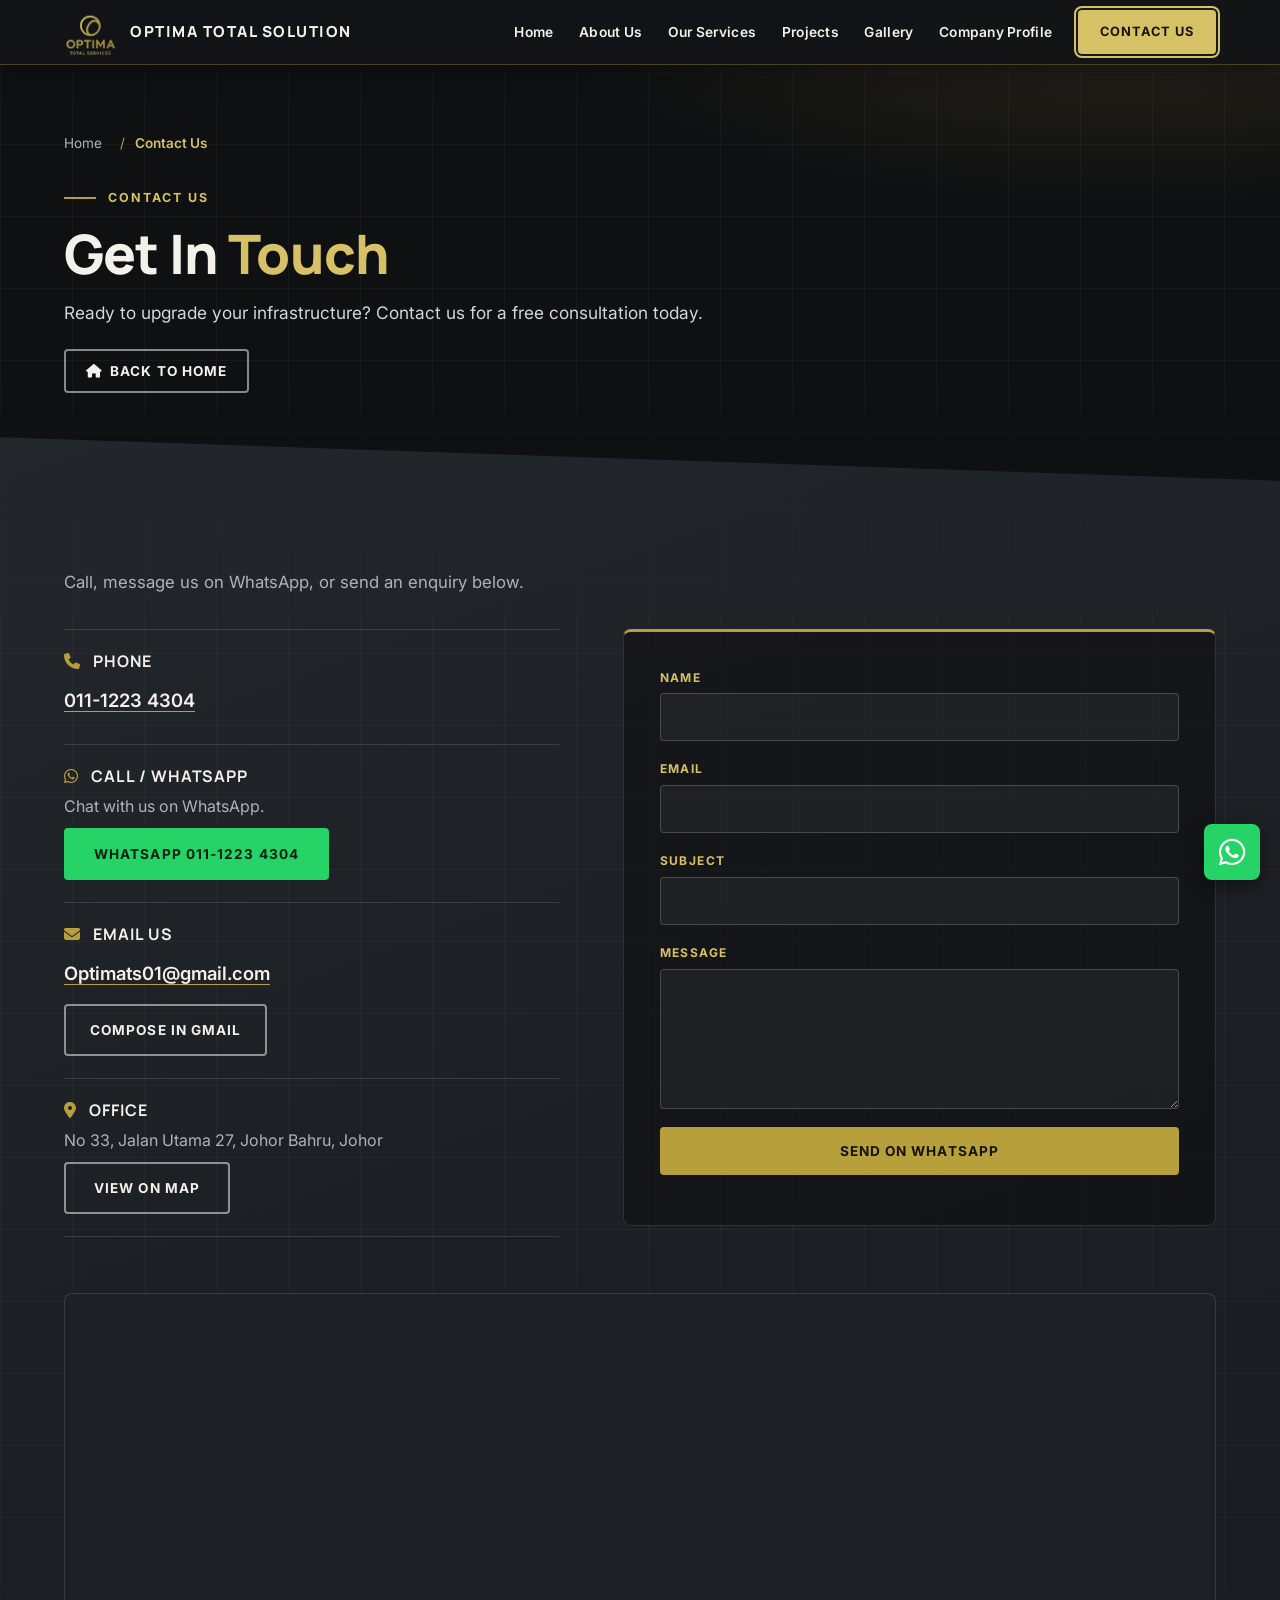
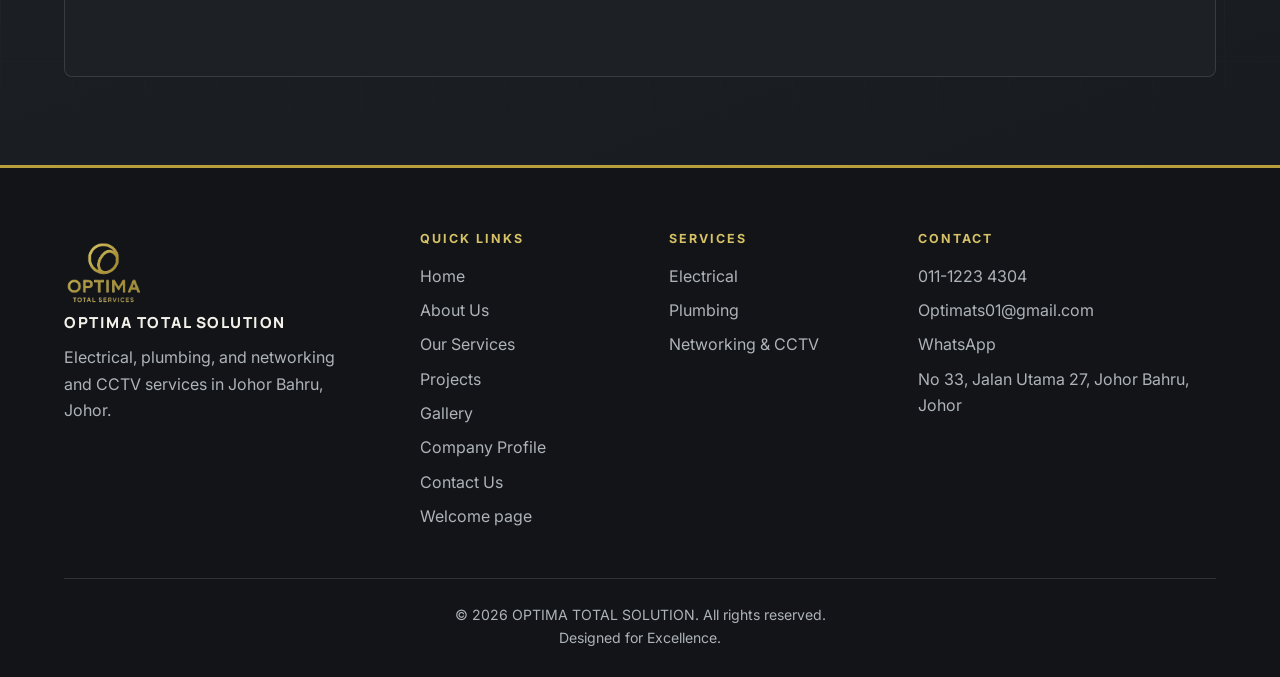
<file: contact.html>
<!DOCTYPE html>
<html lang="en">

<head>
    <meta charset="UTF-8">
    <meta name="viewport" content="width=device-width, initial-scale=1.0">
    <title>Contact Us | OPTIMA TOTAL SOLUTION</title>
    <link rel="icon" type="image/png" href="optima.png">
    <meta name="description"
        content="Contact OPTIMA TOTAL SOLUTION in Johor Bahru for electrical, plumbing, networking and CCTV services. Call, WhatsApp or email us.">
    <meta name="author" content="OPTIMA TOTAL SOLUTION">
    <meta name="theme-color" content="#17191c">
    <meta property="og:title" content="Contact Us | OPTIMA TOTAL SOLUTION">
    <meta property="og:description" content="Contact OPTIMA TOTAL SOLUTION in Johor Bahru for electrical, plumbing, networking and CCTV services. Call, WhatsApp or email us.">
    <meta property="og:image" content="https://optima-total-solution.pages.dev/optima.png">
    
    <link rel="preconnect" href="https://fonts.googleapis.com">
    <link rel="preconnect" href="https://fonts.gstatic.com" crossorigin>
    <link
        href="https://fonts.googleapis.com/css2?family=Inter:wght@400;500;600;700&family=Manrope:wght@600;700;800&display=swap"
        rel="stylesheet">
    
    <link rel="stylesheet" href="https://cdnjs.cloudflare.com/ajax/libs/font-awesome/6.4.0/css/all.min.css">
    <link rel="stylesheet" href="index.css">
    <noscript><style>.reveal{opacity:1!important;transform:none!important}.page-loader{display:none!important}</style></noscript>
</head>
<body>
    <div class="page-loader" aria-hidden="true"><img src="optima.png" alt="OPTIMA TOTAL SOLUTION logo" width="450" height="400" data-first-viewport><span class="page-loader-line"></span></div>
    <div class="scroll-progress" aria-hidden="true"><span></span></div>

    <header>
        <nav id="navbar" class="scrolled" aria-label="Main">
            <div class="container nav-content">
                <a href="index.html" class="logo" aria-label="OPTIMA TOTAL SOLUTION home">
                    <img src="optima.png" alt="OPTIMA TOTAL SOLUTION logo" class="brand-logo" width="450" height="400" data-first-viewport>
                    <span class="brand-name">OPTIMA TOTAL SOLUTION</span>
                </a>
                <button type="button" class="nav-toggle" aria-controls="nav-links" aria-expanded="false"
                    aria-label="Menu">
                    <i class="fas fa-bars" aria-hidden="true"></i>
                </button>
                <div class="nav-links" id="nav-links">
                    <a href="index.html">Home</a>
                    <a href="about.html">About Us</a>
                    <a href="services.html">Our Services</a>
                    <a href="projects.html">Projects</a>
                    <a href="gallery.html">Gallery</a>
                    <a href="company-profile.html">Company Profile</a>
                    <a href="contact.html" class="nav-cta" aria-current="page">Contact Us</a>
                </div>
            </div>
        </nav>
    </header>

    <main>
        
        <section class="page-hero bg-matte has-grid" id="page-top">
            <div class="container">
                <nav class="breadcrumb" aria-label="Breadcrumb">
                    <ol>
                        <li><a href="index.html">Home</a></li>
                        <li><span aria-current="page">Contact Us</span></li>
                    </ol>
                </nav>
                <p class="eyebrow">Contact Us</p>
                <h1>Get In <span class="accent">Touch</span></h1>
                <p class="page-lead">Ready to upgrade your infrastructure? Contact us for a free consultation today.</p>
                <a href="index.html" class="btn-secondary btn-small"><i class="fas fa-home" aria-hidden="true"></i> Back to
                    Home</a>
            </div>
        </section>

        <section class="section bg-graphite has-grid cut" id="contact">
            <div class="container">
                <p class="section-intro contact-intro reveal">Call, message us on WhatsApp, or send an enquiry below.</p>
                <div class="contact-grid">
                    <div class="contact-cards">
                        <div class="info-card">
                            <h3><i class="fas fa-phone" aria-hidden="true"></i> Phone</h3>
                            <p><a href="tel:+601112234304">011-1223 4304</a></p>
                        </div>
                        <div class="info-card">
                            <h3><i class="fab fa-whatsapp" aria-hidden="true"></i> Call / WhatsApp</h3>
                            <p>Chat with us on WhatsApp.</p>
                            <a href="https://wa.me/601112234304" class="btn-whatsapp" target="_blank"
                                rel="noopener noreferrer">WhatsApp 011-1223 4304</a>
                        </div>
                        <div class="info-card">
                            <h3><i class="fas fa-envelope" aria-hidden="true"></i> Email Us</h3>
                            <p><a href="mailto:Optimats01@gmail.com">Optimats01@gmail.com</a></p>
                            <a href="https://mail.google.com/mail/?view=cm&amp;fs=1&amp;to=Optimats01@gmail.com"
                                class="btn-gmail" target="_blank" rel="noopener noreferrer">Compose in Gmail</a>
                        </div>
                        <div class="info-card">
                            <h3><i class="fas fa-location-dot" aria-hidden="true"></i> Office</h3>
                            <p>No 33, Jalan Utama 27, Johor Bahru, Johor</p>
                            <a href="https://www.google.com/maps/search/?api=1&amp;query=No%2033%2C%20Jalan%20Utama%2027%2C%20Johor%20Bahru%2C%20Johor"
                                class="btn-secondary" target="_blank" rel="noopener noreferrer">View on map</a>
                        </div>
                    </div>

                    <div class="contact-form-wrap">
                        <form class="contact-form" data-whatsapp novalidate>
                            <div class="form-field">
                                <label for="cf2-name">Name</label>
                                <input id="cf2-name" name="name" type="text" autocomplete="name" required>
                                <p class="field-error" id="cf2-name-err" role="alert"></p>
                            </div>
                            <div class="form-field">
                                <label for="cf2-email">Email</label>
                                <input id="cf2-email" name="email" type="email" autocomplete="email" required>
                                <p class="field-error" id="cf2-email-err" role="alert"></p>
                            </div>
                            <div class="form-field">
                                <label for="cf2-subject">Subject</label>
                                <input id="cf2-subject" name="subject" type="text" required>
                                <p class="field-error" id="cf2-subject-err" role="alert"></p>
                            </div>
                            <div class="form-field">
                                <label for="cf2-message">Message</label>
                                <textarea id="cf2-message" name="message" maxlength="1000" required></textarea>
                                <p class="field-error" id="cf2-message-err" role="alert"></p>
                            </div>
                            <button type="submit" class="btn-primary">Send on WhatsApp</button>
                            <p class="form-status"></p>
                        </form>
                    </div>
                </div>

                <div class="map-embed reveal">
                    <iframe title="Map of OPTIMA TOTAL SOLUTION office" loading="lazy"
                        referrerpolicy="no-referrer-when-downgrade"
                        src="https://www.google.com/maps?q=No%2033%2C%20Jalan%20Utama%2027%2C%20Johor%20Bahru%2C%20Johor&amp;output=embed"></iframe>
                </div>
            </div>
        </section>
    </main>
    <footer>
        <div class="container">
            <div class="footer-grid">
                <div class="footer-brand">
                    <img src="optima.png" alt="OPTIMA TOTAL SOLUTION logo" class="brand-logo" width="450" height="400"
                        loading="lazy">
                    <p class="brand-name footer-brand-name">OPTIMA TOTAL SOLUTION</p>
                    <p class="footer-intro">Electrical, plumbing, and networking and CCTV
                        services in Johor Bahru, Johor.</p>
                </div>
                <div>
                    <h2 class="footer-title">Quick Links</h2>
                    <ul>
                        <li><a href="index.html">Home</a></li>
                        <li><a href="about.html">About Us</a></li>
                        <li><a href="services.html">Our Services</a></li>
                        <li><a href="projects.html">Projects</a></li>
                        <li><a href="gallery.html">Gallery</a></li>
                        <li><a href="company-profile.html">Company Profile</a></li>
                        <li><a href="contact.html">Contact Us</a></li>
                        <li><a href="mainpage.html">Welcome page</a></li>
                    </ul>
                </div>
                <div>
                    <h2 class="footer-title">Services</h2>
                    <ul>
                        <li><a href="services.html#electrical">Electrical</a></li>
                        <li><a href="services.html#plumbing">Plumbing</a></li>
                        <li><a href="services.html#networking">Networking &amp; CCTV</a></li>
                    </ul>
                </div>
                <div>
                    <h2 class="footer-title">Contact</h2>
                    <ul>
                        <li><a href="tel:+601112234304">011-1223 4304</a></li>
                        <li><a href="mailto:Optimats01@gmail.com">Optimats01@gmail.com</a></li>
                        <li><a href="https://wa.me/601112234304" target="_blank"
                                rel="noopener noreferrer">WhatsApp</a></li>
                        <li>No 33, Jalan Utama 27, Johor Bahru, Johor</li>
                    </ul>
                </div>
            </div>
            <p class="copyright">
                <span id="copyright">&copy; 2026 OPTIMA TOTAL SOLUTION. All rights reserved.</span><br>Designed for
                Excellence.
            </p>
        </div>
    </footer>
    
    <button type="button" class="to-top" aria-label="Back to top" hidden><i class="fas fa-arrow-up"
            aria-hidden="true"></i></button>
    
    <a href="https://wa.me/601112234304" class="whatsapp-float" target="_blank" rel="noopener noreferrer"
        aria-label="Chat with OPTIMA TOTAL SOLUTION on WhatsApp">
        <i class="fab fa-whatsapp" aria-hidden="true"></i>
    </a>
    <script src="js/optima-core.js"></script>
    <script src="script.js"></script>
</body>
</html>
</file>
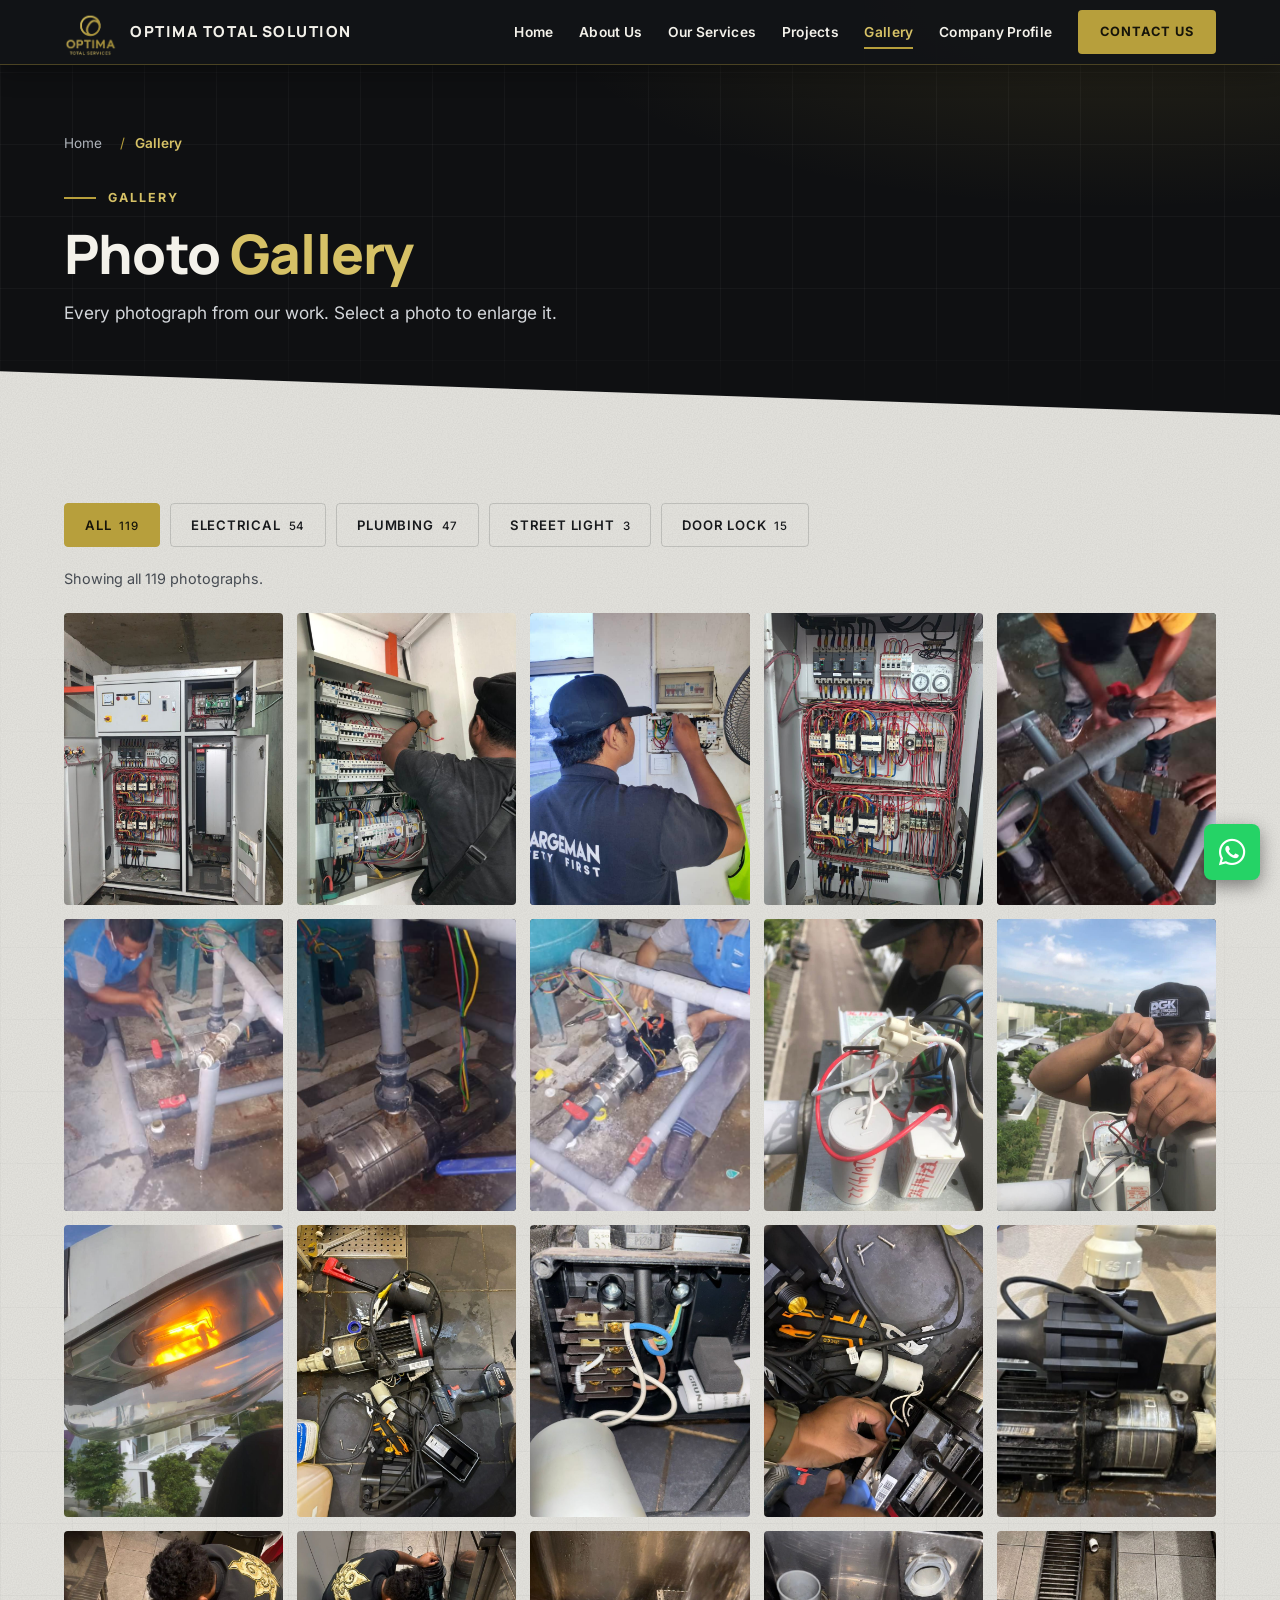
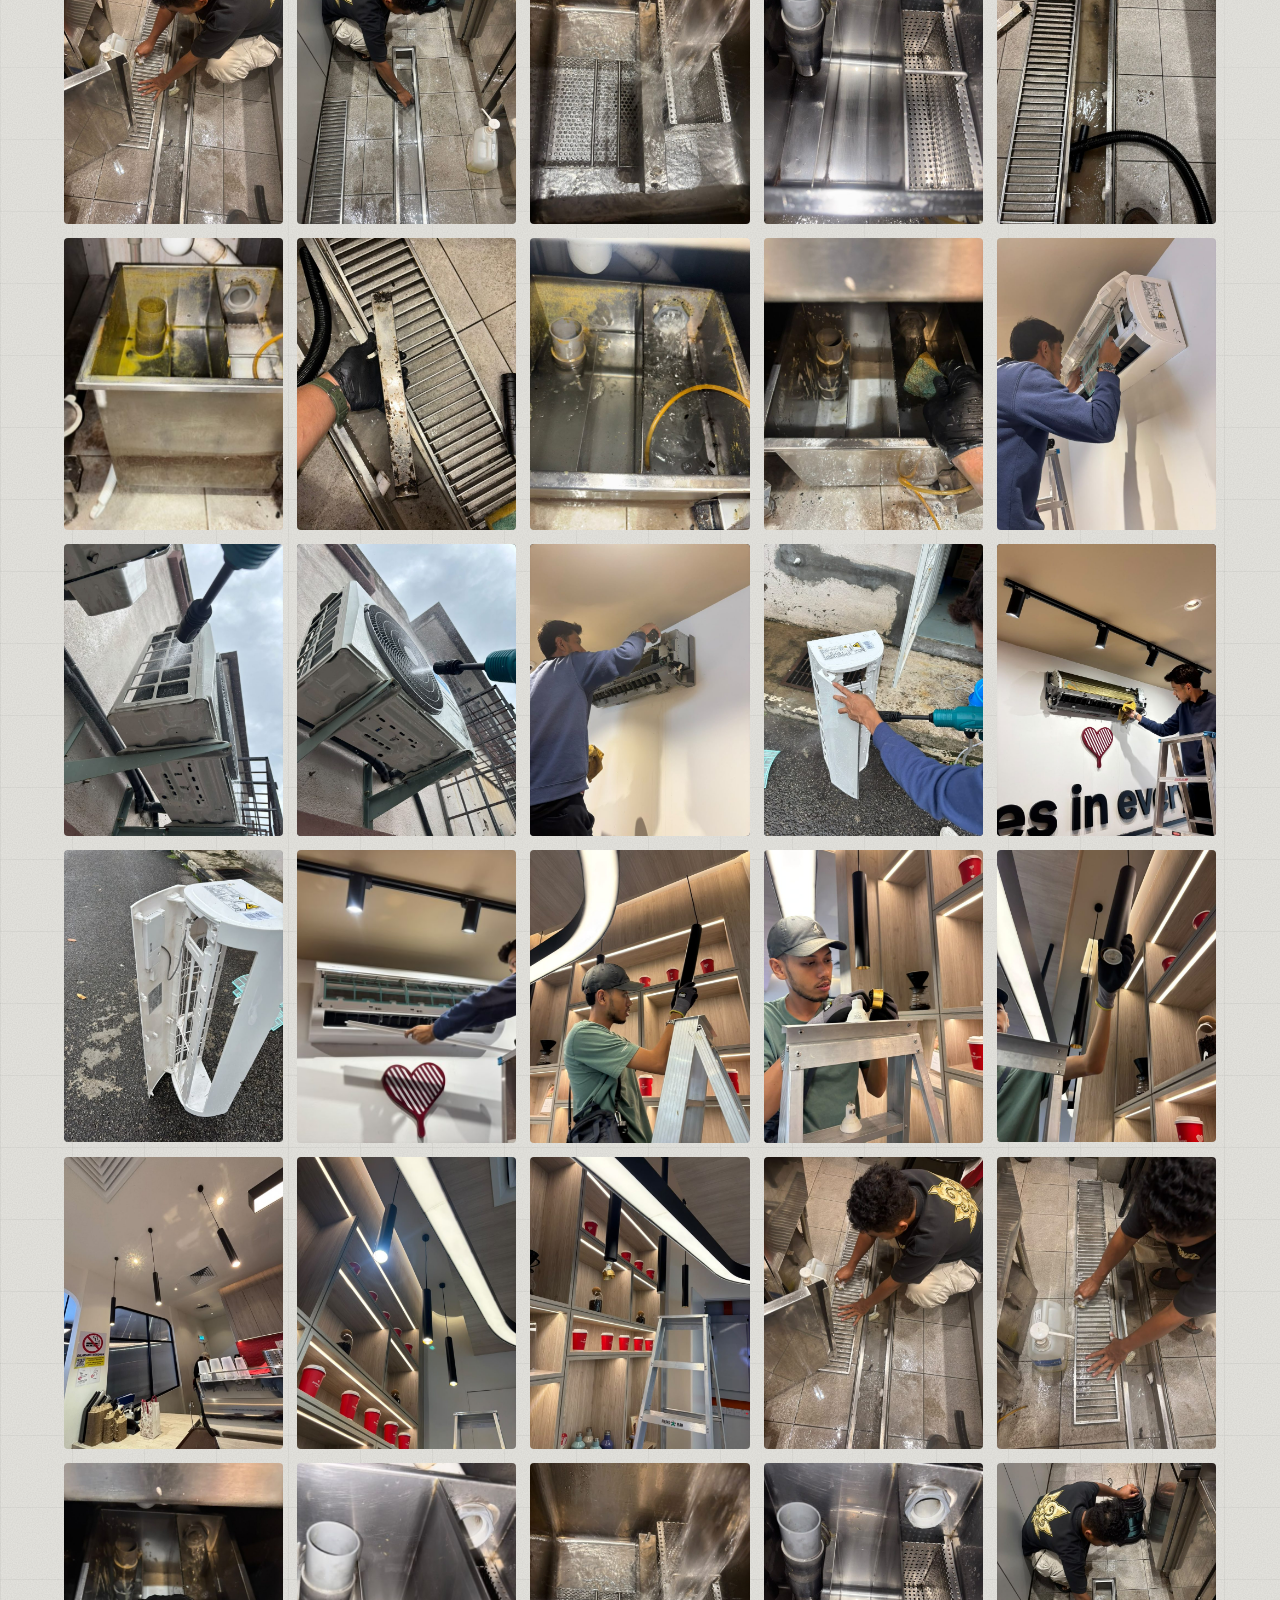
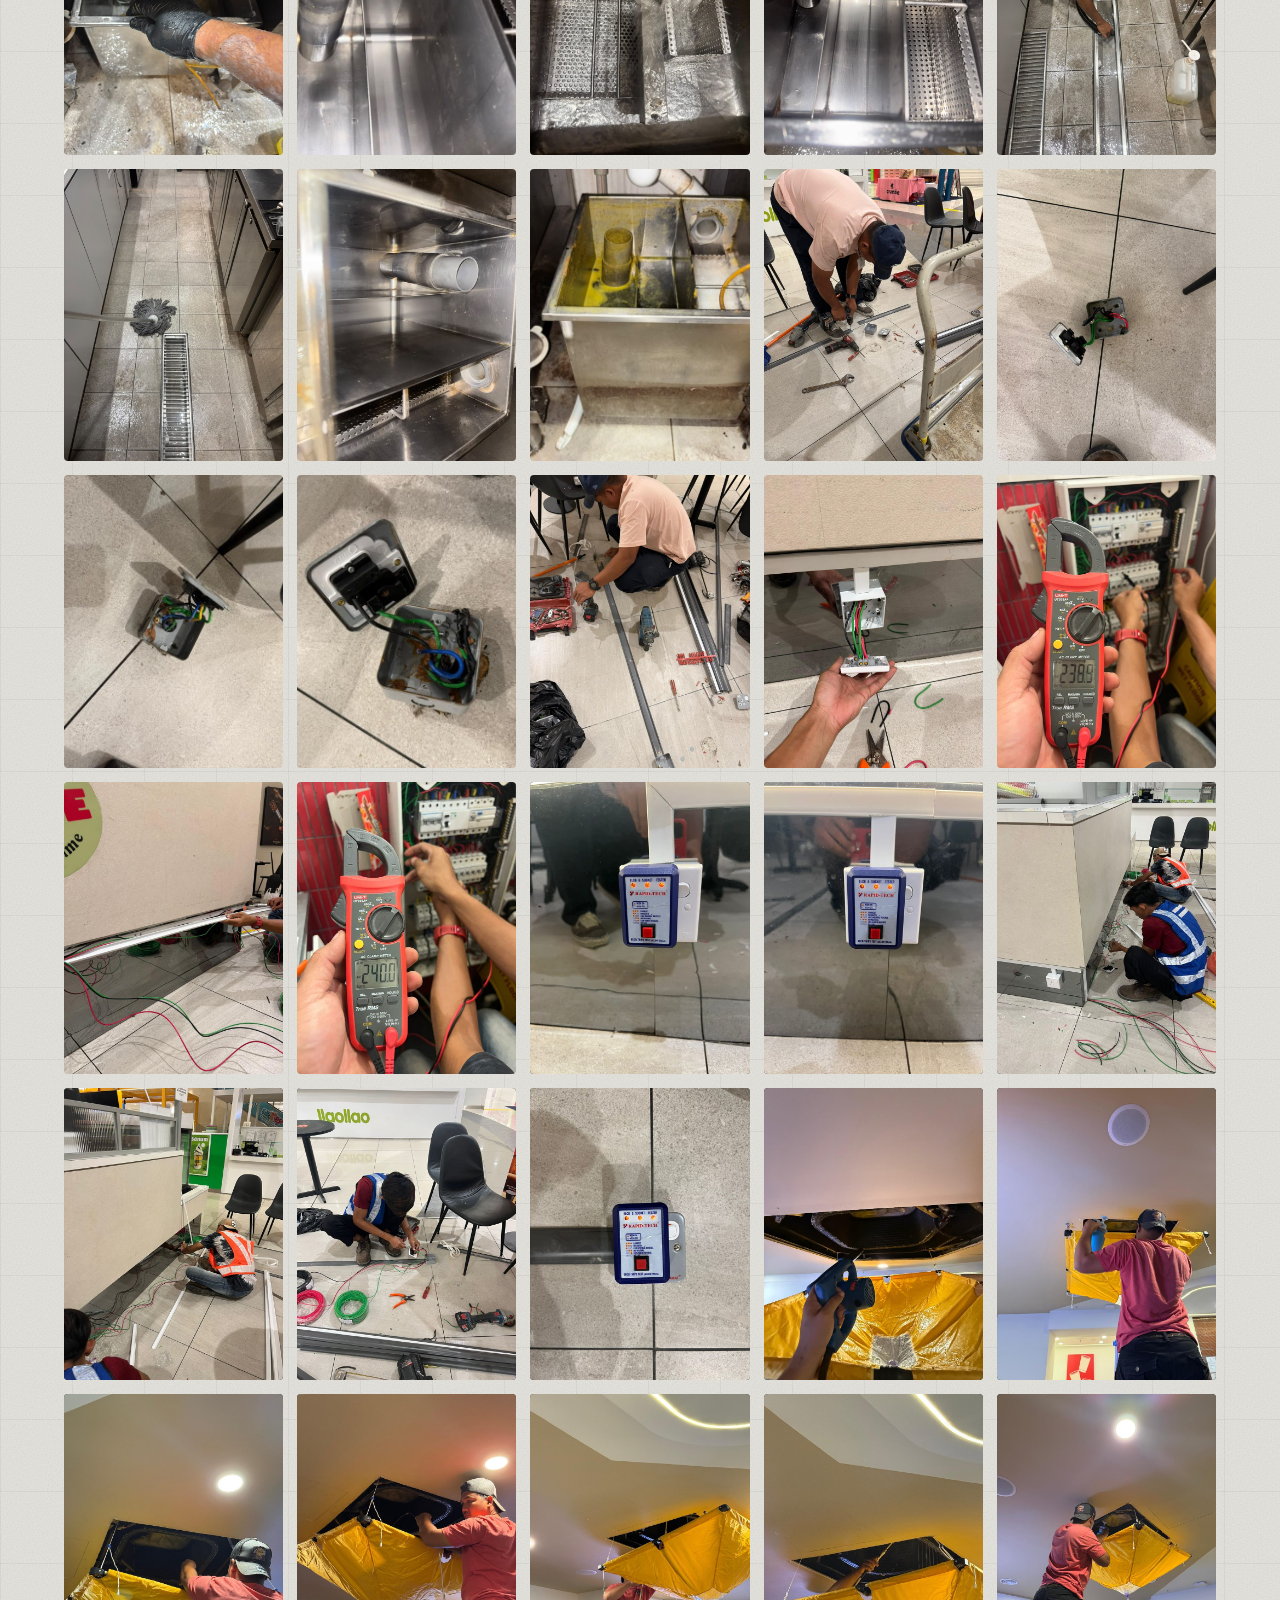
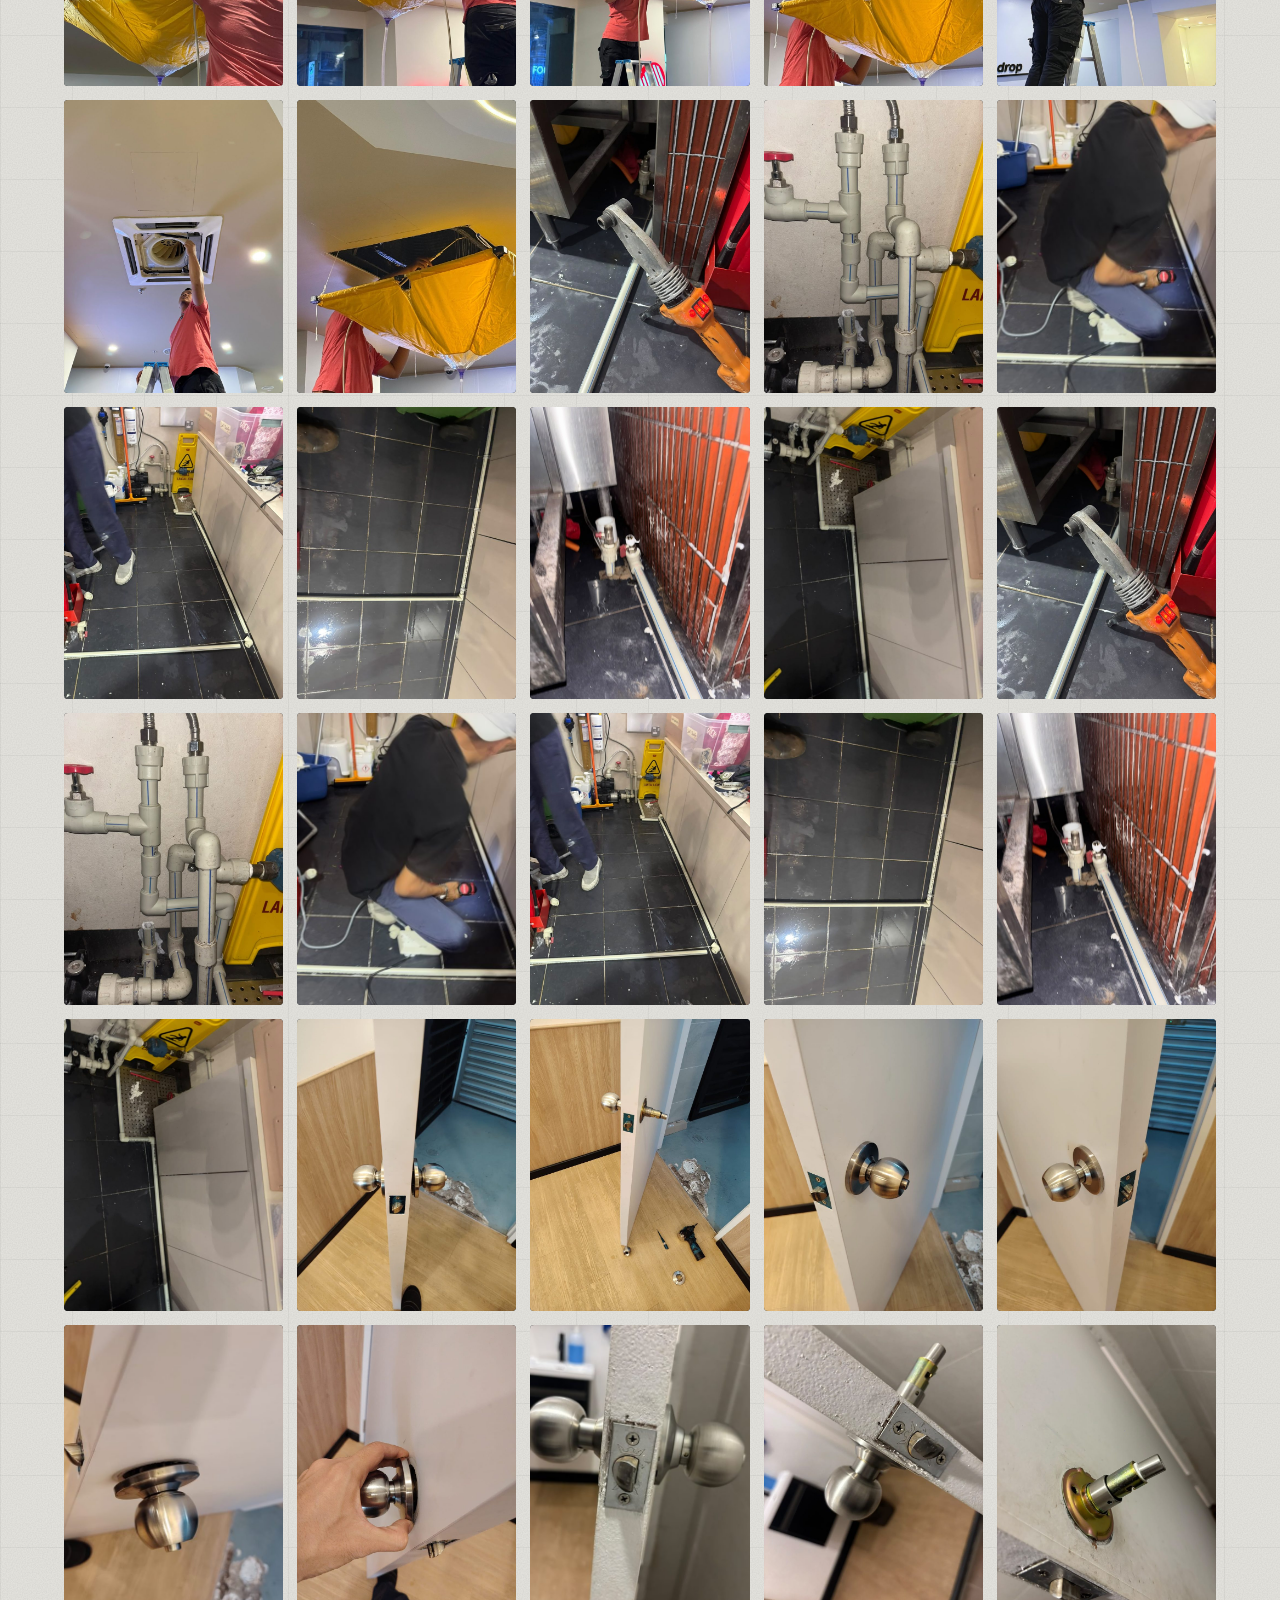
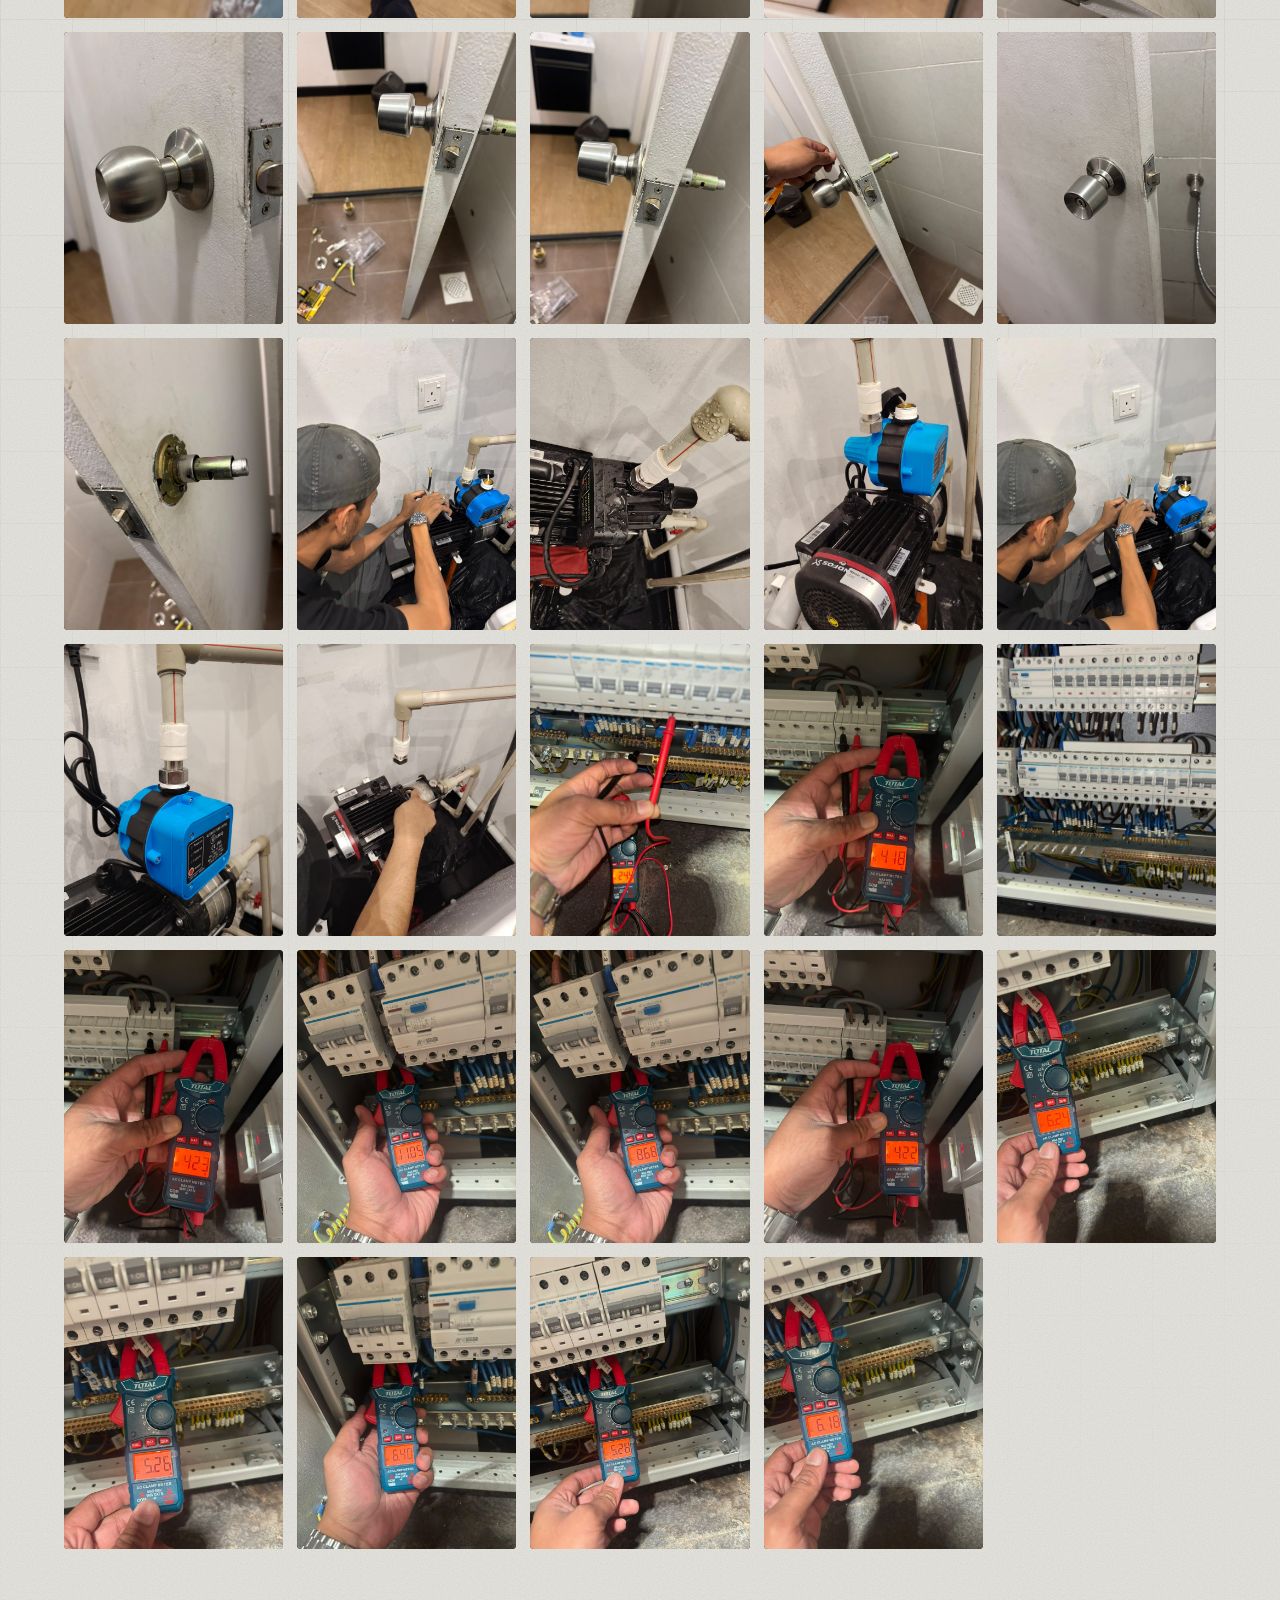
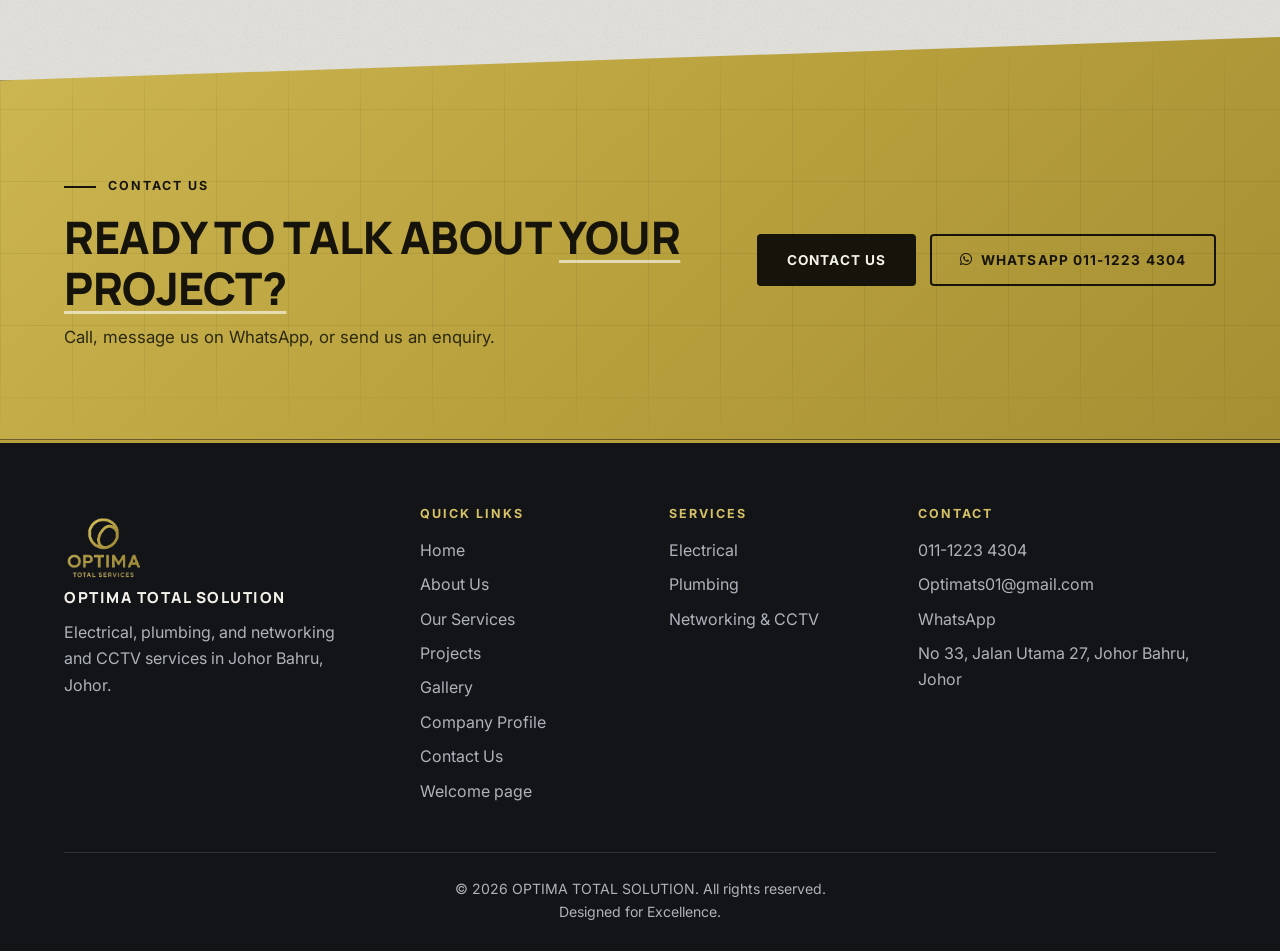
<file: gallery.html>
<!DOCTYPE html>
<html lang="en">

<head>
    <meta charset="UTF-8">
    <meta name="viewport" content="width=device-width, initial-scale=1.0">
    <title>Gallery | OPTIMA TOTAL SOLUTION</title>
    <link rel="icon" type="image/png" href="optima.png">
    <meta name="description"
        content="Photo gallery of OPTIMA TOTAL SOLUTION: electrical, plumbing, street light and door lock work in Johor Bahru. Filter by category and select a photo to enlarge it.">
    <meta name="author" content="OPTIMA TOTAL SOLUTION">
    <meta name="theme-color" content="#17191c">
    <meta property="og:title" content="Gallery | OPTIMA TOTAL SOLUTION">
    <meta property="og:description" content="Photo gallery of OPTIMA TOTAL SOLUTION: electrical, plumbing, street light and door lock work in Johor Bahru. Filter by category and select a photo to enlarge it.">
    <meta property="og:image" content="https://optima-total-solution.pages.dev/optima.png">
    
    <link rel="preconnect" href="https://fonts.googleapis.com">
    <link rel="preconnect" href="https://fonts.gstatic.com" crossorigin>
    <link
        href="https://fonts.googleapis.com/css2?family=Inter:wght@400;500;600;700&family=Manrope:wght@600;700;800&display=swap"
        rel="stylesheet">
    
    <link rel="stylesheet" href="https://cdnjs.cloudflare.com/ajax/libs/font-awesome/6.4.0/css/all.min.css">
    <link rel="stylesheet" href="index.css">
    <noscript><style>.reveal{opacity:1!important;transform:none!important}.page-loader{display:none!important}</style></noscript>
</head>
<body>
    <div class="page-loader" aria-hidden="true"><img src="optima.png" alt="OPTIMA TOTAL SOLUTION logo" width="450" height="400" data-first-viewport><span class="page-loader-line"></span></div>
    <div class="scroll-progress" aria-hidden="true"><span></span></div>

    <header>
        <nav id="navbar" class="scrolled" aria-label="Main">
            <div class="container nav-content">
                <a href="index.html" class="logo" aria-label="OPTIMA TOTAL SOLUTION home">
                    <img src="optima.png" alt="OPTIMA TOTAL SOLUTION logo" class="brand-logo" width="450" height="400" data-first-viewport>
                    <span class="brand-name">OPTIMA TOTAL SOLUTION</span>
                </a>
                <button type="button" class="nav-toggle" aria-controls="nav-links" aria-expanded="false"
                    aria-label="Menu">
                    <i class="fas fa-bars" aria-hidden="true"></i>
                </button>
                <div class="nav-links" id="nav-links">
                    <a href="index.html">Home</a>
                    <a href="about.html">About Us</a>
                    <a href="services.html">Our Services</a>
                    <a href="projects.html">Projects</a>
                    <a href="gallery.html" aria-current="page">Gallery</a>
                    <a href="company-profile.html">Company Profile</a>
                    <a href="contact.html" class="nav-cta">Contact Us</a>
                </div>
            </div>
        </nav>
    </header>

    <main>
        
        <section class="page-hero bg-matte has-grid" id="page-top">
            <div class="container">
                <nav class="breadcrumb" aria-label="Breadcrumb">
                    <ol>
                        <li><a href="index.html">Home</a></li>
                        <li><span aria-current="page">Gallery</span></li>
                    </ol>
                </nav>
                <p class="eyebrow">Gallery</p>
                <h1>Photo <span class="accent">Gallery</span></h1>
                <p class="page-lead">Every photograph from our work. Select a photo to enlarge it.</p>
            </div>
        </section>

        
        <section class="section bg-soft theme-light has-grid cut" id="gallery">
            <div class="container">
                <div class="gallery-filters" role="group" aria-label="Filter gallery photos">
                    <button type="button" class="filter-btn active" data-filter="all" aria-pressed="true">All</button>
                    <button type="button" class="filter-btn" data-filter="electrical"
                        aria-pressed="false">Electrical</button>
                    <button type="button" class="filter-btn" data-filter="plumbing"
                        aria-pressed="false">Plumbing</button>
                    <button type="button" class="filter-btn" data-filter="street" aria-pressed="false">Street
                        Light</button>
                    <button type="button" class="filter-btn" data-filter="door-lock" aria-pressed="false">Door
                        Lock</button>
                </div>
                <p class="filter-status" aria-live="polite"></p>
                <div class="gallery-masonry">
                    

<button type="button" class="gallery-tile gallery-item" data-category="electrical" data-full="DB%20INSTALLATION%202%20.jpeg" data-title="Circuit Breaker Setup" data-desc="Precision installation of circuit breakers and residual current devices (RCD) for maximum electrical protection."><img class="card-media" src="DB%20INSTALLATION%202%20.jpeg" alt="Open main switchboard with meters, a variable speed drive and contactors" width="810" height="1080" loading="lazy" style="--focus-x:50%;--focus-y:50%"></button>
<button type="button" class="gallery-tile gallery-item" data-category="electrical" data-full="DB%20INSTALLATION%203.jpeg" data-title="Wiring Management" data-desc="Professional cable dressing and termination to ensure long-term reliability and ease of maintenance."><img class="card-media" src="DB%20INSTALLATION%203.jpeg" alt="Electrician checking the wiring of a distribution board full of circuit breakers" width="808" height="1080" loading="lazy" style="--focus-x:50%;--focus-y:50%"></button>
<button type="button" class="gallery-tile gallery-item" data-category="electrical" data-full="DB%20INSTALLATION%204.jpeg" data-title="Safety Inspection" data-desc="Thorough safety checks and labeling of electrical panels for clear identification and compliance."><img class="card-media" src="DB%20INSTALLATION%204.jpeg" alt="Electrician working on a small wall-mounted distribution board next to a window" width="808" height="1080" loading="lazy" style="--focus-x:50%;--focus-y:35%"></button>
<button type="button" class="gallery-tile gallery-item" data-category="electrical" data-full="DB%20INSTALLATION.jpeg" data-title="DB Board Installation" data-desc="Complete installation and organizing of main Distribution Board ensuring safety compliance and neat cabling management."><img class="card-media" src="DB%20INSTALLATION.jpeg" alt="Control panel with red wiring, contactors, timers and circuit breakers inside an open cabinet" width="810" height="1080" loading="lazy" style="--focus-x:50%;--focus-y:50%"></button>
<button type="button" class="gallery-tile gallery-item" data-category="plumbing" data-full="PLUMBER%201.jpeg" data-title="Pipe Fitting &amp; Repair" data-desc="Expert pipe fitting services, ensuring leak-free connections and durable plumbing infrastructure."><img class="card-media" src="PLUMBER%201.jpeg" alt="Plumber fitting grey PVC pipes beside a water pump" width="511" height="1080" loading="lazy" style="--focus-x:50%;--focus-y:60%"></button>
<button type="button" class="gallery-tile gallery-item" data-category="plumbing" data-full="PLUMBER%202.jpeg" data-title="Drainage Solutions" data-desc="Comprehensive drainage system installation to prevent clogs and ensure smooth water flow."><img class="card-media" src="PLUMBER%202.jpeg" alt="Plumber working on grey PVC pipes and valves next to a blue pressure tank" width="511" height="1080" loading="lazy" style="--focus-x:50%;--focus-y:62%"></button>
<button type="button" class="gallery-tile gallery-item" data-category="plumbing" data-full="PLUMBER%203.jpeg" data-title="Fixture Installation" data-desc="Installation of high-quality taps, sinks, and sanitary ware with precision finishing."><img class="card-media" src="PLUMBER%203.jpeg" alt="Water pump with grey PVC pipes and wiring beside a blue tank" width="511" height="1080" loading="lazy" style="--focus-x:50%;--focus-y:60%"></button>
<button type="button" class="gallery-tile gallery-item" data-category="plumbing" data-full="PLUMBER%204.jpeg" data-title="Leak Detection" data-desc="Advanced leak detection and immediate repair services to minimize water wastage and damage."><img class="card-media" src="PLUMBER%204.jpeg" alt="Plumber crouching at a pump connecting grey pipes and valves" width="511" height="1080" loading="lazy" style="--focus-x:50%;--focus-y:65%"></button>
<button type="button" class="gallery-tile gallery-item" data-category="street" data-full="STREET%20LIGHT%20.jpeg" data-title="Street Light Installation" data-desc="Installation of street light fixtures for public and private road safety."><img class="card-media" src="STREET%20LIGHT%20.jpeg" alt="Capacitors and wiring inside a street light fitting above a road" width="808" height="1080" loading="lazy" style="--focus-x:50%;--focus-y:50%"></button>
<button type="button" class="gallery-tile gallery-item" data-category="street" data-full="STREET%20LIGHT%202.jpeg" data-title="High-Mast Lighting" data-desc="Erection and wiring of high-mast lighting systems for broad area illumination."><img class="card-media" src="STREET%20LIGHT%202.jpeg" alt="Technician at height wiring a street light with a housing estate behind" width="808" height="1080" loading="lazy" style="--focus-x:50%;--focus-y:40%"></button>
<button type="button" class="gallery-tile gallery-item" data-category="street" data-full="STREET%20LIGHT%203.jpeg" data-title="Lighting Maintenance" data-desc="Routine maintenance and bulb replacement services to ensure consistent street lighting performance."><img class="card-media" src="STREET%20LIGHT%203.jpeg" alt="Street light lamp glowing orange against a housing estate" width="808" height="1080" loading="lazy" style="--focus-x:50%;--focus-y:50%"></button>
<button type="button" class="gallery-tile gallery-item" data-category="plumbing" data-full="booster%20pump%20replacement%201.jpeg" data-title="Plumbing" data-desc=""><img class="card-media" src="images/optimised/booster-pump-replacement-1-800.jpg" alt="Pump parts, tools and cables laid out on the floor during a booster pump replacement" width="960" height="1280" loading="lazy" style="--focus-x:50%;--focus-y:50%"></button>
<button type="button" class="gallery-tile gallery-item" data-category="plumbing" data-full="booster%20pump%20replacement%202.jpeg" data-title="Plumbing" data-desc=""><img class="card-media" src="images/optimised/booster-pump-replacement-2-800.jpg" alt="Open pump terminal box showing the wiring connections" width="960" height="1280" loading="lazy" style="--focus-x:50%;--focus-y:50%"></button>
<button type="button" class="gallery-tile gallery-item" data-category="plumbing" data-full="booster%20pump%20replacement%203.jpeg" data-title="Plumbing" data-desc=""><img class="card-media" src="images/optimised/booster-pump-replacement-3-800.jpg" alt="Technician&#x27;s hands connecting wires inside a pump control box" width="960" height="1280" loading="lazy" style="--focus-x:50%;--focus-y:50%"></button>
<button type="button" class="gallery-tile gallery-item" data-category="plumbing" data-full="booster%20pump%20replacement%204.jpeg" data-title="Plumbing" data-desc=""><img class="card-media" src="images/optimised/booster-pump-replacement-4-800.jpg" alt="Grundfos booster pump connected to grey water pipes" width="1280" height="960" loading="lazy" style="--focus-x:50%;--focus-y:50%"></button>
<button type="button" class="gallery-tile gallery-item" data-category="plumbing" data-full="grease%20trap%201.jpeg" data-title="Plumbing" data-desc=""><img class="card-media" src="images/optimised/grease-trap-1-800.jpg" alt="Worker kneeling to clean a stainless steel floor drain grating in a kitchen" width="960" height="1280" loading="lazy" style="--focus-x:50%;--focus-y:50%"></button>
<button type="button" class="gallery-tile gallery-item" data-category="plumbing" data-full="grease%20trap%202.jpeg" data-title="Plumbing" data-desc=""><img class="card-media" src="images/optimised/grease-trap-2-800.jpg" alt="Worker cleaning a long floor drain channel with a cleaning bottle beside him" width="960" height="1280" loading="lazy" style="--focus-x:50%;--focus-y:50%"></button>
<button type="button" class="gallery-tile gallery-item" data-category="plumbing" data-full="grease%20trap%203.jpeg" data-title="Plumbing" data-desc=""><img class="card-media" src="images/optimised/grease-trap-3-800.jpg" alt="Water flowing into a stainless steel grease trap with perforated baskets" width="960" height="1280" loading="lazy" style="--focus-x:50%;--focus-y:50%"></button>
<button type="button" class="gallery-tile gallery-item" data-category="plumbing" data-full="grease%20trap%204.jpeg" data-title="Plumbing" data-desc=""><img class="card-media" src="images/optimised/grease-trap-4-800.jpg" alt="Inside of an empty stainless steel grease trap with a PVC inlet pipe and a perforated basket" width="960" height="1280" loading="lazy" style="--focus-x:50%;--focus-y:50%"></button>
<button type="button" class="gallery-tile gallery-item" data-category="plumbing" data-full="grease%20trap%205.jpeg" data-title="Plumbing" data-desc=""><img class="card-media" src="images/optimised/grease-trap-5-800.jpg" alt="Long stainless steel floor drain grating on a tiled kitchen floor with a vacuum hose" width="960" height="1280" loading="lazy" style="--focus-x:50%;--focus-y:50%"></button>
<button type="button" class="gallery-tile gallery-item" data-category="plumbing" data-full="grease%20trap%206.jpeg" data-title="Plumbing" data-desc=""><img class="card-media" src="images/optimised/grease-trap-6-800.jpg" alt="Grease trap full of oily yellow water on a kitchen floor before cleaning" width="1280" height="960" loading="lazy" style="--focus-x:50%;--focus-y:50%"></button>
<button type="button" class="gallery-tile gallery-item" data-category="plumbing" data-full="grease%20trap%207.jpeg" data-title="Plumbing" data-desc=""><img class="card-media" src="images/optimised/grease-trap-7-800.jpg" alt="Gloved hand lifting a drain grating covered in grease" width="960" height="1280" loading="lazy" style="--focus-x:50%;--focus-y:50%"></button>
<button type="button" class="gallery-tile gallery-item" data-category="plumbing" data-full="grease%20trap%208.jpeg" data-title="Plumbing" data-desc=""><img class="card-media" src="images/optimised/grease-trap-8-800.jpg" alt="Grease trap interior with outlet pipes and a yellow hose" width="960" height="1280" loading="lazy" style="--focus-x:50%;--focus-y:50%"></button>
<button type="button" class="gallery-tile gallery-item" data-category="plumbing" data-full="grease%20trap%209%20.jpeg" data-title="Plumbing" data-desc=""><img class="card-media" src="images/optimised/grease-trap-9-800.jpg" alt="Gloved hand cleaning inside a grease trap with a scouring pad" width="960" height="1280" loading="lazy" style="--focus-x:50%;--focus-y:50%"></button>
<button type="button" class="gallery-tile gallery-item" data-category="electrical" data-full="page%201/WhatsApp%20Image%202026-11-22%20at%2011.32.43%20PM.jpeg" data-title="Electrical" data-desc=""><img class="card-media" src="images/optimised/page-1-whatsapp-image-2026-11-22-at-11-32-43-pm-800.jpg" alt="Technician on a ladder opening an indoor wall-mounted air-conditioner for servicing" width="960" height="1280" loading="lazy" style="--focus-x:50%;--focus-y:50%"></button>
<button type="button" class="gallery-tile gallery-item" data-category="electrical" data-full="page%201/WhatsApp%20Image%202026-11-22%20at%2011.32.44%20PM%20%281%29.jpeg" data-title="Electrical" data-desc=""><img class="card-media" src="images/optimised/page-1-whatsapp-image-2026-11-22-at-11-32-44-pm-1-800.jpg" alt="Water jet cleaning an outdoor air-conditioner unit fixed to a wall" width="960" height="1280" loading="lazy" style="--focus-x:50%;--focus-y:50%"></button>
<button type="button" class="gallery-tile gallery-item" data-category="electrical" data-full="page%201/WhatsApp%20Image%202026-11-22%20at%2011.32.44%20PM%20%282%29.jpeg" data-title="Electrical" data-desc=""><img class="card-media" src="images/optimised/page-1-whatsapp-image-2026-11-22-at-11-32-44-pm-2-800.jpg" alt="Pressure washer spraying the fan of an outdoor air-conditioner unit" width="960" height="1280" loading="lazy" style="--focus-x:50%;--focus-y:50%"></button>
<button type="button" class="gallery-tile gallery-item" data-category="electrical" data-full="images/optimised/page-1-whatsapp-image-2026-11-22-at-11-32-44-pm.jpg" data-title="Electrical" data-desc=""><img class="card-media" src="images/optimised/page-1-whatsapp-image-2026-11-22-at-11-32-44-pm-800.jpg" alt="Technician servicing the inside of a wall-mounted air-conditioner near the ceiling" width="960" height="1280" loading="lazy" style="--focus-x:50%;--focus-y:50%"></button>
<button type="button" class="gallery-tile gallery-item" data-category="electrical" data-full="page%201/WhatsApp%20Image%202026-11-22%20at%2011.32.45%20PM%20%281%29.jpeg" data-title="Electrical" data-desc=""><img class="card-media" src="images/optimised/page-1-whatsapp-image-2026-11-22-at-11-32-45-pm-1-800.jpg" alt="Technician washing the removed front cover of an air-conditioner with a pressure washer" width="960" height="1280" loading="lazy" style="--focus-x:50%;--focus-y:50%"></button>
<button type="button" class="gallery-tile gallery-item" data-category="electrical" data-full="images/optimised/page-1-whatsapp-image-2026-11-22-at-11-32-45-pm-2.jpg" data-title="Electrical" data-desc=""><img class="card-media" src="images/optimised/page-1-whatsapp-image-2026-11-22-at-11-32-45-pm-2-800.jpg" alt="Technician on a stepladder cleaning an air-conditioner in a shop with track lights" width="960" height="1280" loading="lazy" style="--focus-x:50%;--focus-y:50%"></button>
<button type="button" class="gallery-tile gallery-item" data-category="electrical" data-full="page%201/WhatsApp%20Image%202026-11-22%20at%2011.32.45%20PM.jpeg" data-title="Electrical" data-desc=""><img class="card-media" src="images/optimised/page-1-whatsapp-image-2026-11-22-at-11-32-45-pm-800.jpg" alt="White air-conditioner front panel taken off and placed on the ground for cleaning" width="960" height="1280" loading="lazy" style="--focus-x:50%;--focus-y:50%"></button>
<button type="button" class="gallery-tile gallery-item" data-category="electrical" data-full="images/optimised/page-1-whatsapp-image-2026-11-22-at-11-32-46-pm.jpg" data-title="Electrical" data-desc=""><img class="card-media" src="images/optimised/page-1-whatsapp-image-2026-11-22-at-11-32-46-pm-800.jpg" alt="Technician on a stepladder servicing an opened wall-mounted air-conditioner" width="1280" height="960" loading="lazy" style="--focus-x:50%;--focus-y:50%"></button>
<button type="button" class="gallery-tile gallery-item" data-category="electrical" data-full="page%202/WhatsApp%20Image%202026-11-22%20at%2011.35.47%20PM.jpeg" data-title="Electrical" data-desc=""><img class="card-media" src="images/optimised/page-2-whatsapp-image-2026-11-22-at-11-35-47-pm-800.jpg" alt="Technician on an aluminium ladder installing a black pendant light beside wooden shelves" width="960" height="1280" loading="lazy" style="--focus-x:50%;--focus-y:50%"></button>
<button type="button" class="gallery-tile gallery-item" data-category="electrical" data-full="page%202/WhatsApp%20Image%202026-11-22%20at%2011.35.48%20PM%20%281%29.jpeg" data-title="Electrical" data-desc=""><img class="card-media" src="images/optimised/page-2-whatsapp-image-2026-11-22-at-11-35-48-pm-1-800.jpg" alt="Technician in gloves taping a pendant light fitting while standing on a ladder" width="960" height="1280" loading="lazy" style="--focus-x:50%;--focus-y:50%"></button>
<button type="button" class="gallery-tile gallery-item" data-category="electrical" data-full="page%202/WhatsApp%20Image%202026-11-22%20at%2011.35.48%20PM%20%282%29.jpeg" data-title="Electrical" data-desc=""><img class="card-media" src="images/optimised/page-2-whatsapp-image-2026-11-22-at-11-35-48-pm-2-800.jpg" alt="Gloved hand holding a black cylindrical pendant light above a ladder" width="960" height="1280" loading="lazy" style="--focus-x:50%;--focus-y:50%"></button>
<button type="button" class="gallery-tile gallery-item" data-category="electrical" data-full="page%202/WhatsApp%20Image%202026-11-22%20at%2011.35.48%20PM%20%283%29.jpeg" data-title="Electrical" data-desc=""><img class="card-media" src="images/optimised/page-2-whatsapp-image-2026-11-22-at-11-35-48-pm-3-800.jpg" alt="Black pendant lights hanging in a cafe interior near the service counter" width="960" height="1280" loading="lazy" style="--focus-x:50%;--focus-y:50%"></button>
<button type="button" class="gallery-tile gallery-item" data-category="electrical" data-full="page%202/WhatsApp%20Image%202026-11-22%20at%2011.35.48%20PM.jpeg" data-title="Electrical" data-desc=""><img class="card-media" src="images/optimised/page-2-whatsapp-image-2026-11-22-at-11-35-48-pm-800.jpg" alt="Black pendant lights and LED strip lighting in front of shelves with red cups" width="960" height="1280" loading="lazy" style="--focus-x:50%;--focus-y:50%"></button>
<button type="button" class="gallery-tile gallery-item" data-category="electrical" data-full="page%202/WhatsApp%20Image%202026-11-22%20at%2011.35.49%20PM.jpeg" data-title="Electrical" data-desc=""><img class="card-media" src="images/optimised/page-2-whatsapp-image-2026-11-22-at-11-35-49-pm-800.jpg" alt="Ladder in front of cafe shelving under a pendant light and LED strip" width="960" height="1280" loading="lazy" style="--focus-x:50%;--focus-y:50%"></button>
<button type="button" class="gallery-tile gallery-item" data-category="plumbing" data-full="page%203/WhatsApp%20Image%202026-11-22%20at%2011.40.16%20PM%20%281%29.jpeg" data-title="Plumbing" data-desc=""><img class="card-media" src="images/optimised/page-3-whatsapp-image-2026-11-22-at-11-40-16-pm-1-800.jpg" alt="Worker kneeling to clean a stainless steel floor drain grating in a commercial kitchen" width="960" height="1280" loading="lazy" style="--focus-x:50%;--focus-y:50%"></button>
<button type="button" class="gallery-tile gallery-item" data-category="plumbing" data-full="page%203/WhatsApp%20Image%202026-11-22%20at%2011.40.16%20PM%20%282%29.jpeg" data-title="Plumbing" data-desc=""><img class="card-media" src="images/optimised/page-3-whatsapp-image-2026-11-22-at-11-40-16-pm-2-800.jpg" alt="Worker scrubbing a floor drain grating with a cleaning bottle beside him" width="960" height="1280" loading="lazy" style="--focus-x:50%;--focus-y:50%"></button>
<button type="button" class="gallery-tile gallery-item" data-category="plumbing" data-full="page%203/WhatsApp%20Image%202026-11-22%20at%2011.40.16%20PM.jpeg" data-title="Plumbing" data-desc=""><img class="card-media" src="images/optimised/page-3-whatsapp-image-2026-11-22-at-11-40-16-pm-800.jpg" alt="Gloved hand reaching into a grease trap under a kitchen counter" width="960" height="1280" loading="lazy" style="--focus-x:50%;--focus-y:50%"></button>
<button type="button" class="gallery-tile gallery-item" data-category="plumbing" data-full="page%203/WhatsApp%20Image%202026-11-22%20at%2011.40.17%20PM%20%281%29.jpeg" data-title="Plumbing" data-desc=""><img class="card-media" src="images/optimised/page-3-whatsapp-image-2026-11-22-at-11-40-17-pm-1-800.jpg" alt="Empty stainless steel grease trap showing the inlet pipe and a perforated basket" width="1280" height="960" loading="lazy" style="--focus-x:50%;--focus-y:50%"></button>
<button type="button" class="gallery-tile gallery-item" data-category="plumbing" data-full="page%203/WhatsApp%20Image%202026-11-22%20at%2011.40.17%20PM%20%282%29.jpeg" data-title="Plumbing" data-desc=""><img class="card-media" src="images/optimised/page-3-whatsapp-image-2026-11-22-at-11-40-17-pm-2-800.jpg" alt="Cleaned grease trap chamber with perforated baskets and water running in" width="960" height="1280" loading="lazy" style="--focus-x:50%;--focus-y:50%"></button>
<button type="button" class="gallery-tile gallery-item" data-category="plumbing" data-full="page%203/WhatsApp%20Image%202026-11-22%20at%2011.40.17%20PM.jpeg" data-title="Plumbing" data-desc=""><img class="card-media" src="images/optimised/page-3-whatsapp-image-2026-11-22-at-11-40-17-pm-800.jpg" alt="Clean stainless steel grease trap interior with a PVC pipe and a basket" width="960" height="1280" loading="lazy" style="--focus-x:50%;--focus-y:50%"></button>
<button type="button" class="gallery-tile gallery-item" data-category="plumbing" data-full="page%203/WhatsApp%20Image%202026-11-22%20at%2011.40.18%20PM%20%281%29.jpeg" data-title="Plumbing" data-desc=""><img class="card-media" src="images/optimised/page-3-whatsapp-image-2026-11-22-at-11-40-18-pm-1-800.jpg" alt="Worker cleaning a long floor drain channel in a kitchen aisle" width="960" height="1280" loading="lazy" style="--focus-x:50%;--focus-y:50%"></button>
<button type="button" class="gallery-tile gallery-item" data-category="plumbing" data-full="page%203/WhatsApp%20Image%202026-11-22%20at%2011.40.18%20PM%20%282%29.jpeg" data-title="Plumbing" data-desc=""><img class="card-media" src="images/optimised/page-3-whatsapp-image-2026-11-22-at-11-40-18-pm-2-800.jpg" alt="Mop beside a clean stainless steel floor drain grating in a kitchen" width="960" height="1280" loading="lazy" style="--focus-x:50%;--focus-y:50%"></button>
<button type="button" class="gallery-tile gallery-item" data-category="plumbing" data-full="page%203/WhatsApp%20Image%202026-11-22%20at%2011.40.18%20PM.jpeg" data-title="Plumbing" data-desc=""><img class="card-media" src="images/optimised/page-3-whatsapp-image-2026-11-22-at-11-40-18-pm-800.jpg" alt="Stainless steel grease trap interior with an outlet pipe after cleaning" width="960" height="1280" loading="lazy" style="--focus-x:50%;--focus-y:50%"></button>
<button type="button" class="gallery-tile gallery-item" data-category="plumbing" data-full="page%203/WhatsApp%20Image%202026-11-22%20at%2011.40.19%20PM.jpeg" data-title="Plumbing" data-desc=""><img class="card-media" src="images/optimised/page-3-whatsapp-image-2026-11-22-at-11-40-19-pm-800.jpg" alt="Grease trap full of oily yellow water standing on a kitchen floor" width="1280" height="960" loading="lazy" style="--focus-x:50%;--focus-y:50%"></button>
<button type="button" class="gallery-tile gallery-item" data-category="electrical" data-full="page%204/WhatsApp%20Image%202026-11-22%20at%2011.42.01%20PM.jpeg" data-title="Electrical" data-desc=""><img class="card-media" src="images/optimised/page-4-whatsapp-image-2026-11-22-at-11-42-01-pm-800.jpg" alt="Electrician working with tools and metal conduit on a tiled floor in a shopping area" width="960" height="1280" loading="lazy" style="--focus-x:50%;--focus-y:50%"></button>
<button type="button" class="gallery-tile gallery-item" data-category="electrical" data-full="page%204/WhatsApp%20Image%202026-11-22%20at%2011.42.02%20PM%20%281%29.jpeg" data-title="Electrical" data-desc=""><img class="card-media" src="page%204/WhatsApp%20Image%202026-11-22%20at%2011.42.02%20PM%20%281%29.jpeg" alt="Open floor socket box set into a tiled floor before the cover is fitted" width="810" height="1080" loading="lazy" style="--focus-x:50%;--focus-y:50%"></button>
<button type="button" class="gallery-tile gallery-item" data-category="electrical" data-full="page%204/WhatsApp%20Image%202026-11-22%20at%2011.42.02%20PM%20%282%29.jpeg" data-title="Electrical" data-desc=""><img class="card-media" src="images/optimised/page-4-whatsapp-image-2026-11-22-at-11-42-02-pm-2-800.jpg" alt="Floor socket box with exposed green and blue wires in a tiled floor" width="1080" height="810" loading="lazy" style="--focus-x:50%;--focus-y:50%"></button>
<button type="button" class="gallery-tile gallery-item" data-category="electrical" data-full="page%204/WhatsApp%20Image%202026-11-22%20at%2011.42.02%20PM%20%283%29.jpeg" data-title="Electrical" data-desc=""><img class="card-media" src="images/optimised/page-4-whatsapp-image-2026-11-22-at-11-42-02-pm-3-800.jpg" alt="Floor socket outlet lifted out of its metal box with the wiring visible" width="1080" height="810" loading="lazy" style="--focus-x:50%;--focus-y:50%"></button>
<button type="button" class="gallery-tile gallery-item" data-category="electrical" data-full="page%204/WhatsApp%20Image%202026-11-22%20at%2011.42.02%20PM.jpeg" data-title="Electrical" data-desc=""><img class="card-media" src="page%204/WhatsApp%20Image%202026-11-22%20at%2011.42.02%20PM.jpeg" alt="Electrician kneeling beside metal conduit pipes, a toolbox and power tools" width="810" height="1080" loading="lazy" style="--focus-x:50%;--focus-y:50%"></button>
<button type="button" class="gallery-tile gallery-item" data-category="electrical" data-full="page%204/WhatsApp%20Image%202026-11-22%20at%2011.42.03%20PM%20%281%29.jpeg" data-title="Electrical" data-desc=""><img class="card-media" src="page%204/WhatsApp%20Image%202026-11-22%20at%2011.42.03%20PM%20%281%29.jpeg" alt="Hand holding a socket plate with wires connected to a metal box under a counter" width="810" height="1080" loading="lazy" style="--focus-x:50%;--focus-y:50%"></button>
<button type="button" class="gallery-tile gallery-item" data-category="electrical" data-full="page%204/WhatsApp%20Image%202026-11-22%20at%2011.42.03%20PM%20%282%29.jpeg" data-title="Electrical" data-desc=""><img class="card-media" src="images/optimised/page-4-whatsapp-image-2026-11-22-at-11-42-03-pm-2-800.jpg" alt="Clamp meter in a hand measuring current at an open distribution board" width="960" height="1280" loading="lazy" style="--focus-x:50%;--focus-y:50%"></button>
<button type="button" class="gallery-tile gallery-item" data-category="electrical" data-full="page%204/WhatsApp%20Image%202026-11-22%20at%2011.42.03%20PM.jpeg" data-title="Electrical" data-desc=""><img class="card-media" src="page%204/WhatsApp%20Image%202026-11-22%20at%2011.42.03%20PM.jpeg" alt="Lighting strip being fitted along the base of a counter with loose coloured cables on the floor" width="810" height="1080" loading="lazy" style="--focus-x:50%;--focus-y:50%"></button>
<button type="button" class="gallery-tile gallery-item" data-category="electrical" data-full="page%204/WhatsApp%20Image%202026-11-22%20at%2011.42.04%20PM%20%281%29.jpeg" data-title="Electrical" data-desc=""><img class="card-media" src="images/optimised/page-4-whatsapp-image-2026-11-22-at-11-42-04-pm-1-800.jpg" alt="Clamp meter in a hand measuring current at an open distribution board" width="960" height="1280" loading="lazy" style="--focus-x:50%;--focus-y:50%"></button>
<button type="button" class="gallery-tile gallery-item" data-category="electrical" data-full="page%204/WhatsApp%20Image%202026-11-22%20at%2011.42.04%20PM%20%282%29.jpeg" data-title="Electrical" data-desc=""><img class="card-media" src="images/optimised/page-4-whatsapp-image-2026-11-22-at-11-42-04-pm-2-800.jpg" alt="Socket tester plugged into a wall socket under a counter" width="960" height="1280" loading="lazy" style="--focus-x:50%;--focus-y:50%"></button>
<button type="button" class="gallery-tile gallery-item" data-category="electrical" data-full="page%204/WhatsApp%20Image%202026-11-22%20at%2011.42.04%20PM.jpeg" data-title="Electrical" data-desc=""><img class="card-media" src="images/optimised/page-4-whatsapp-image-2026-11-22-at-11-42-04-pm-800.jpg" alt="Socket tester plugged into a socket for a wiring check" width="960" height="1280" loading="lazy" style="--focus-x:50%;--focus-y:50%"></button>
<button type="button" class="gallery-tile gallery-item" data-category="electrical" data-full="page%204/WhatsApp%20Image%202026-11-22%20at%2011.42.05%20PM%20%281%29.jpeg" data-title="Electrical" data-desc=""><img class="card-media" src="images/optimised/page-4-whatsapp-image-2026-11-22-at-11-42-05-pm-1-800.jpg" alt="Electrician in a blue safety vest installing cabling at the base of a counter" width="960" height="1280" loading="lazy" style="--focus-x:50%;--focus-y:50%"></button>
<button type="button" class="gallery-tile gallery-item" data-category="electrical" data-full="page%204/WhatsApp%20Image%202026-11-22%20at%2011.42.05%20PM%20%282%29.jpeg" data-title="Electrical" data-desc=""><img class="card-media" src="images/optimised/page-4-whatsapp-image-2026-11-22-at-11-42-05-pm-2-800.jpg" alt="Electrician in an orange vest working on wiring beside a counter in a cafe" width="960" height="1280" loading="lazy" style="--focus-x:50%;--focus-y:50%"></button>
<button type="button" class="gallery-tile gallery-item" data-category="electrical" data-full="page%204/WhatsApp%20Image%202026-11-22%20at%2011.42.05%20PM%20%283%29.jpeg" data-title="Electrical" data-desc=""><img class="card-media" src="images/optimised/page-4-whatsapp-image-2026-11-22-at-11-42-05-pm-3-800.jpg" alt="Electrician kneeling on the floor stripping wires, with cable reels and a drill nearby" width="960" height="1280" loading="lazy" style="--focus-x:50%;--focus-y:50%"></button>
<button type="button" class="gallery-tile gallery-item" data-category="electrical" data-full="page%204/WhatsApp%20Image%202026-11-22%20at%2011.42.05%20PM.jpeg" data-title="Electrical" data-desc=""><img class="card-media" src="images/optimised/page-4-whatsapp-image-2026-11-22-at-11-42-05-pm-800.jpg" alt="Socket tester fitted to a floor-level socket beside grey conduit" width="960" height="1280" loading="lazy" style="--focus-x:50%;--focus-y:50%"></button>
<button type="button" class="gallery-tile gallery-item" data-category="electrical" data-full="images/optimised/page-5-whatsapp-image-2026-11-22-at-11-47-57-pm.jpg" data-title="Electrical" data-desc=""><img class="card-media" src="images/optimised/page-5-whatsapp-image-2026-11-22-at-11-47-57-pm-800.jpg" alt="Hand using a blower under a yellow water-catching sheet below a ceiling cassette air-conditioner" width="960" height="1280" loading="lazy" style="--focus-x:50%;--focus-y:50%"></button>
<button type="button" class="gallery-tile gallery-item" data-category="electrical" data-full="images/optimised/page-5-whatsapp-image-2026-11-22-at-11-47-58-pm-1.jpg" data-title="Electrical" data-desc=""><img class="card-media" src="images/optimised/page-5-whatsapp-image-2026-11-22-at-11-47-58-pm-1-800.jpg" alt="Technician in a red shirt cleaning a ceiling air-conditioner through a yellow protective sheet" width="960" height="1280" loading="lazy" style="--focus-x:50%;--focus-y:50%"></button>
<button type="button" class="gallery-tile gallery-item" data-category="electrical" data-full="images/optimised/page-5-whatsapp-image-2026-11-22-at-11-47-58-pm-2.jpg" data-title="Electrical" data-desc=""><img class="card-media" src="images/optimised/page-5-whatsapp-image-2026-11-22-at-11-47-58-pm-2-800.jpg" alt="Technician in a cap working on a ceiling cassette air-conditioner with a yellow sheet below it" width="960" height="1280" loading="lazy" style="--focus-x:50%;--focus-y:50%"></button>
<button type="button" class="gallery-tile gallery-item" data-category="electrical" data-full="images/optimised/page-5-whatsapp-image-2026-11-22-at-11-47-58-pm-3.jpg" data-title="Electrical" data-desc=""><img class="card-media" src="images/optimised/page-5-whatsapp-image-2026-11-22-at-11-47-58-pm-3-800.jpg" alt="Technician on a ladder servicing a ceiling cassette air-conditioner with a yellow drain sheet" width="960" height="1280" loading="lazy" style="--focus-x:50%;--focus-y:50%"></button>
<button type="button" class="gallery-tile gallery-item" data-category="electrical" data-full="images/optimised/page-5-whatsapp-image-2026-11-22-at-11-47-58-pm.jpg" data-title="Electrical" data-desc=""><img class="card-media" src="images/optimised/page-5-whatsapp-image-2026-11-22-at-11-47-58-pm-800.jpg" alt="Yellow cleaning sheet hung under a ceiling cassette air-conditioner in a shop" width="960" height="1280" loading="lazy" style="--focus-x:50%;--focus-y:50%"></button>
<button type="button" class="gallery-tile gallery-item" data-category="electrical" data-full="images/optimised/page-5-whatsapp-image-2026-11-22-at-11-47-59-pm-1.jpg" data-title="Electrical" data-desc=""><img class="card-media" src="images/optimised/page-5-whatsapp-image-2026-11-22-at-11-47-59-pm-1-800.jpg" alt="Technician reaching up to a ceiling cassette air-conditioner covered by a yellow sheet" width="960" height="1280" loading="lazy" style="--focus-x:50%;--focus-y:50%"></button>
<button type="button" class="gallery-tile gallery-item" data-category="electrical" data-full="images/optimised/page-5-whatsapp-image-2026-11-22-at-11-47-59-pm-2.jpg" data-title="Electrical" data-desc=""><img class="card-media" src="images/optimised/page-5-whatsapp-image-2026-11-22-at-11-47-59-pm-2-800.jpg" alt="Technician on a ladder cleaning a ceiling cassette air-conditioner with a yellow sheet" width="960" height="1280" loading="lazy" style="--focus-x:50%;--focus-y:50%"></button>
<button type="button" class="gallery-tile gallery-item" data-category="electrical" data-full="images/optimised/page-5-whatsapp-image-2026-11-22-at-11-47-59-pm-3.jpg" data-title="Electrical" data-desc=""><img class="card-media" src="images/optimised/page-5-whatsapp-image-2026-11-22-at-11-47-59-pm-3-800.jpg" alt="Technician reaching up to a ceiling cassette air-conditioner with its panel in place" width="960" height="1280" loading="lazy" style="--focus-x:50%;--focus-y:50%"></button>
<button type="button" class="gallery-tile gallery-item" data-category="electrical" data-full="images/optimised/page-5-whatsapp-image-2026-11-22-at-11-47-59-pm.jpg" data-title="Electrical" data-desc=""><img class="card-media" src="images/optimised/page-5-whatsapp-image-2026-11-22-at-11-47-59-pm-800.jpg" alt="Technician working under a yellow sheet on a ceiling air-conditioner" width="960" height="1280" loading="lazy" style="--focus-x:50%;--focus-y:50%"></button>
<button type="button" class="gallery-tile gallery-item" data-category="plumbing" data-full="images/optimised/page-5-whatsapp-image-2026-11-23-at-12-01-32-am.jpg" data-title="Plumbing" data-desc=""><img class="card-media" src="images/optimised/page-5-whatsapp-image-2026-11-23-at-12-01-32-am-800.jpg" alt="Orange pipe heating tool lying on the floor beside grey pipe in a kitchen" width="960" height="1280" loading="lazy" style="--focus-x:50%;--focus-y:50%"></button>
<button type="button" class="gallery-tile gallery-item" data-category="plumbing" data-full="page%205/WhatsApp%20Image%202026-11-23%20at%2012.01.33%20AM%20%281%29.jpeg" data-title="Plumbing" data-desc=""><img class="card-media" src="images/optimised/page-5-whatsapp-image-2026-11-23-at-12-01-33-am-1-800.jpg" alt="Grey water pipes with valves and fittings fixed to a wall" width="960" height="1280" loading="lazy" style="--focus-x:50%;--focus-y:50%"></button>
<button type="button" class="gallery-tile gallery-item" data-category="plumbing" data-full="page%205/WhatsApp%20Image%202026-11-23%20at%2012.01.33%20AM%20%282%29.jpeg" data-title="Plumbing" data-desc=""><img class="card-media" src="images/optimised/page-5-whatsapp-image-2026-11-23-at-12-01-33-am-2-800.jpg" alt="Plumber crouching along a counter base to install a pipe on a black tiled floor" width="1280" height="960" loading="lazy" style="--focus-x:50%;--focus-y:50%"></button>
<button type="button" class="gallery-tile gallery-item" data-category="plumbing" data-full="images/optimised/page-5-whatsapp-image-2026-11-23-at-12-01-33-am.jpg" data-title="Plumbing" data-desc=""><img class="card-media" src="images/optimised/page-5-whatsapp-image-2026-11-23-at-12-01-33-am-800.jpg" alt="New white pipe run along the base of a counter on black tiles" width="960" height="1280" loading="lazy" style="--focus-x:50%;--focus-y:50%"></button>
<button type="button" class="gallery-tile gallery-item" data-category="plumbing" data-full="images/optimised/page-5-whatsapp-image-2026-11-23-at-12-01-34-am-1.jpg" data-title="Plumbing" data-desc=""><img class="card-media" src="images/optimised/page-5-whatsapp-image-2026-11-23-at-12-01-34-am-1-800.jpg" alt="White pipe run across a black tiled floor beside cabinets" width="960" height="1280" loading="lazy" style="--focus-x:50%;--focus-y:50%"></button>
<button type="button" class="gallery-tile gallery-item" data-category="plumbing" data-full="images/optimised/page-5-whatsapp-image-2026-11-23-at-12-01-34-am-2.jpg" data-title="Plumbing" data-desc=""><img class="card-media" src="images/optimised/page-5-whatsapp-image-2026-11-23-at-12-01-34-am-2-800.jpg" alt="Pipe running beside a stainless steel unit and an orange tiled wall, with a valve" width="960" height="1280" loading="lazy" style="--focus-x:50%;--focus-y:50%"></button>
<button type="button" class="gallery-tile gallery-item" data-category="plumbing" data-full="page%205/WhatsApp%20Image%202026-11-23%20at%2012.01.34%20AM.jpeg" data-title="Plumbing" data-desc=""><img class="card-media" src="images/optimised/page-5-whatsapp-image-2026-11-23-at-12-01-34-am-800.jpg" alt="New pipe run around the corner of a cabinet on a dark tiled floor" width="960" height="1280" loading="lazy" style="--focus-x:50%;--focus-y:50%"></button>
<button type="button" class="gallery-tile gallery-item" data-category="plumbing" data-full="images/optimised/page-6-whatsapp-image-2026-11-23-at-12-01-32-am.jpg" data-title="Plumbing" data-desc=""><img class="card-media" src="images/optimised/page-6-whatsapp-image-2026-11-23-at-12-01-32-am-800.jpg" alt="Orange pipe heating tool lying on the floor beside grey pipe in a kitchen" width="960" height="1280" loading="lazy" style="--focus-x:50%;--focus-y:50%"></button>
<button type="button" class="gallery-tile gallery-item" data-category="plumbing" data-full="page%206/WhatsApp%20Image%202026-11-23%20at%2012.01.33%20AM%20%281%29.jpeg" data-title="Plumbing" data-desc=""><img class="card-media" src="images/optimised/page-6-whatsapp-image-2026-11-23-at-12-01-33-am-1-800.jpg" alt="Grey water pipes with valves and fittings fixed to a wall" width="960" height="1280" loading="lazy" style="--focus-x:50%;--focus-y:50%"></button>
<button type="button" class="gallery-tile gallery-item" data-category="plumbing" data-full="page%206/WhatsApp%20Image%202026-11-23%20at%2012.01.33%20AM%20%282%29.jpeg" data-title="Plumbing" data-desc=""><img class="card-media" src="images/optimised/page-6-whatsapp-image-2026-11-23-at-12-01-33-am-2-800.jpg" alt="Plumber crouching along a counter base to install a pipe on a black tiled floor" width="1280" height="960" loading="lazy" style="--focus-x:50%;--focus-y:50%"></button>
<button type="button" class="gallery-tile gallery-item" data-category="plumbing" data-full="images/optimised/page-6-whatsapp-image-2026-11-23-at-12-01-33-am.jpg" data-title="Plumbing" data-desc=""><img class="card-media" src="images/optimised/page-6-whatsapp-image-2026-11-23-at-12-01-33-am-800.jpg" alt="New white pipe run along the base of a counter on black tiles" width="960" height="1280" loading="lazy" style="--focus-x:50%;--focus-y:50%"></button>
<button type="button" class="gallery-tile gallery-item" data-category="plumbing" data-full="images/optimised/page-6-whatsapp-image-2026-11-23-at-12-01-34-am-1.jpg" data-title="Plumbing" data-desc=""><img class="card-media" src="images/optimised/page-6-whatsapp-image-2026-11-23-at-12-01-34-am-1-800.jpg" alt="White pipe run across a black tiled floor beside cabinets" width="960" height="1280" loading="lazy" style="--focus-x:50%;--focus-y:50%"></button>
<button type="button" class="gallery-tile gallery-item" data-category="plumbing" data-full="images/optimised/page-6-whatsapp-image-2026-11-23-at-12-01-34-am-2.jpg" data-title="Plumbing" data-desc=""><img class="card-media" src="images/optimised/page-6-whatsapp-image-2026-11-23-at-12-01-34-am-2-800.jpg" alt="Pipe running beside a stainless steel unit and an orange tiled wall, with a valve" width="960" height="1280" loading="lazy" style="--focus-x:50%;--focus-y:50%"></button>
<button type="button" class="gallery-tile gallery-item" data-category="plumbing" data-full="page%206/WhatsApp%20Image%202026-11-23%20at%2012.01.34%20AM.jpeg" data-title="Plumbing" data-desc=""><img class="card-media" src="images/optimised/page-6-whatsapp-image-2026-11-23-at-12-01-34-am-800.jpg" alt="New pipe run around the corner of a cabinet on a dark tiled floor" width="960" height="1280" loading="lazy" style="--focus-x:50%;--focus-y:50%"></button>
<button type="button" class="gallery-tile gallery-item" data-category="door-lock" data-full="page%207/WhatsApp%20Image%202026-11-23%20at%2012.19.43%20AM%20%281%29.jpeg" data-title="Door Lock" data-desc=""><img class="card-media" src="images/optimised/page-7-whatsapp-image-2026-11-23-at-12-19-43-am-1-800.jpg" alt="Open door with stainless steel round knobs on both sides, storeroom behind" width="960" height="1280" loading="lazy" style="--focus-x:50%;--focus-y:50%"></button>
<button type="button" class="gallery-tile gallery-item" data-category="door-lock" data-full="page%207/WhatsApp%20Image%202026-11-23%20at%2012.19.43%20AM.jpeg" data-title="Door Lock" data-desc=""><img class="card-media" src="images/optimised/page-7-whatsapp-image-2026-11-23-at-12-19-43-am-800.jpg" alt="Open door with a knob removed and a screwdriver and small parts on the floor" width="960" height="1280" loading="lazy" style="--focus-x:50%;--focus-y:50%"></button>
<button type="button" class="gallery-tile gallery-item" data-category="door-lock" data-full="page%207/WhatsApp%20Image%202026-11-23%20at%2012.19.44%20AM%20%281%29.jpeg" data-title="Door Lock" data-desc=""><img class="card-media" src="images/optimised/page-7-whatsapp-image-2026-11-23-at-12-19-44-am-1-800.jpg" alt="Round stainless steel door knob fitted on a white door" width="960" height="1280" loading="lazy" style="--focus-x:50%;--focus-y:50%"></button>
<button type="button" class="gallery-tile gallery-item" data-category="door-lock" data-full="page%207/WhatsApp%20Image%202026-11-23%20at%2012.19.44%20AM%20%282%29.jpeg" data-title="Door Lock" data-desc=""><img class="card-media" src="images/optimised/page-7-whatsapp-image-2026-11-23-at-12-19-44-am-2-800.jpg" alt="Stainless steel door knob on a white door with a storeroom behind" width="960" height="1280" loading="lazy" style="--focus-x:50%;--focus-y:50%"></button>
<button type="button" class="gallery-tile gallery-item" data-category="door-lock" data-full="page%207/WhatsApp%20Image%202026-11-23%20at%2012.19.44%20AM%20%283%29.jpeg" data-title="Door Lock" data-desc=""><img class="card-media" src="images/optimised/page-7-whatsapp-image-2026-11-23-at-12-19-44-am-3-800.jpg" alt="Close-up of a stainless steel door knob on a white door" width="1280" height="960" loading="lazy" style="--focus-x:50%;--focus-y:50%"></button>
<button type="button" class="gallery-tile gallery-item" data-category="door-lock" data-full="page%207/WhatsApp%20Image%202026-11-23%20at%2012.19.44%20AM.jpeg" data-title="Door Lock" data-desc=""><img class="card-media" src="images/optimised/page-7-whatsapp-image-2026-11-23-at-12-19-44-am-800.jpg" alt="Hand turning a new stainless steel door knob on a white door" width="960" height="1280" loading="lazy" style="--focus-x:50%;--focus-y:50%"></button>
<button type="button" class="gallery-tile gallery-item" data-category="door-lock" data-full="page%207/WhatsApp%20Image%202026-11-23%20at%2012.19.45%20AM%20%281%29.jpeg" data-title="Door Lock" data-desc=""><img class="card-media" src="images/optimised/page-7-whatsapp-image-2026-11-23-at-12-19-45-am-1-800.jpg" alt="Round door knob and latch on the edge of a white door in a restroom" width="1280" height="960" loading="lazy" style="--focus-x:50%;--focus-y:50%"></button>
<button type="button" class="gallery-tile gallery-item" data-category="door-lock" data-full="page%207/WhatsApp%20Image%202026-11-23%20at%2012.19.45%20AM%20%282%29.jpeg" data-title="Door Lock" data-desc=""><img class="card-media" src="images/optimised/page-7-whatsapp-image-2026-11-23-at-12-19-45-am-2-800.jpg" alt="Door edge seen from above showing the latch bolt and knob" width="960" height="1280" loading="lazy" style="--focus-x:50%;--focus-y:50%"></button>
<button type="button" class="gallery-tile gallery-item" data-category="door-lock" data-full="images/optimised/page-7-whatsapp-image-2026-11-23-at-12-19-45-am-3.jpg" data-title="Door Lock" data-desc=""><img class="card-media" src="images/optimised/page-7-whatsapp-image-2026-11-23-at-12-19-45-am-3-800.jpg" alt="Door with the knob removed showing the lock spindle and brass rose" width="960" height="1280" loading="lazy" style="--focus-x:50%;--focus-y:50%"></button>
<button type="button" class="gallery-tile gallery-item" data-category="door-lock" data-full="page%207/WhatsApp%20Image%202026-11-23%20at%2012.19.45%20AM.jpeg" data-title="Door Lock" data-desc=""><img class="card-media" src="images/optimised/page-7-whatsapp-image-2026-11-23-at-12-19-45-am-800.jpg" alt="Stainless steel door knob and latch plate on the edge of a door" width="960" height="1280" loading="lazy" style="--focus-x:50%;--focus-y:50%"></button>
<button type="button" class="gallery-tile gallery-item" data-category="door-lock" data-full="page%207/WhatsApp%20Image%202026-11-23%20at%2012.19.46%20AM%20%281%29.jpeg" data-title="Door Lock" data-desc=""><img class="card-media" src="images/optimised/page-7-whatsapp-image-2026-11-23-at-12-19-46-am-1-800.jpg" alt="Door knob fitted to a restroom door with spare parts and tools on the floor" width="960" height="1280" loading="lazy" style="--focus-x:50%;--focus-y:50%"></button>
<button type="button" class="gallery-tile gallery-item" data-category="door-lock" data-full="page%207/WhatsApp%20Image%202026-11-23%20at%2012.19.46%20AM%20%282%29.jpeg" data-title="Door Lock" data-desc=""><img class="card-media" src="images/optimised/page-7-whatsapp-image-2026-11-23-at-12-19-46-am-2-800.jpg" alt="Restroom door with a knob and lock set being fitted, parts on the floor" width="960" height="1280" loading="lazy" style="--focus-x:50%;--focus-y:50%"></button>
<button type="button" class="gallery-tile gallery-item" data-category="door-lock" data-full="page%207/WhatsApp%20Image%202026-11-23%20at%2012.19.46%20AM.jpeg" data-title="Door Lock" data-desc=""><img class="card-media" src="images/optimised/page-7-whatsapp-image-2026-11-23-at-12-19-46-am-800.jpg" alt="Hand holding a stainless steel door knob on a restroom door with a floor drain behind" width="960" height="1280" loading="lazy" style="--focus-x:50%;--focus-y:50%"></button>
<button type="button" class="gallery-tile gallery-item" data-category="door-lock" data-full="page%207/WhatsApp%20Image%202026-11-23%20at%2012.19.47%20AM%20%281%29.jpeg" data-title="Door Lock" data-desc=""><img class="card-media" src="page%207/WhatsApp%20Image%202026-11-23%20at%2012.19.47%20AM%20%281%29.jpeg" alt="Stainless steel door knob on a grey bathroom door with a hand shower behind" width="720" height="1280" loading="lazy" style="--focus-x:50%;--focus-y:50%"></button>
<button type="button" class="gallery-tile gallery-item" data-category="door-lock" data-full="page%207/WhatsApp%20Image%202026-11-23%20at%2012.19.47%20AM.jpeg" data-title="Door Lock" data-desc=""><img class="card-media" src="images/optimised/page-7-whatsapp-image-2026-11-23-at-12-19-47-am-800.jpg" alt="Door with the knob removed showing the exposed lock spindle" width="960" height="1280" loading="lazy" style="--focus-x:50%;--focus-y:50%"></button>
<button type="button" class="gallery-tile gallery-item" data-category="plumbing" data-full="page%208/WhatsApp%20Image%202026-11-23%20at%2012.30.30%20AM.jpeg" data-title="Plumbing" data-desc=""><img class="card-media" src="images/optimised/page-8-whatsapp-image-2026-11-23-at-12-30-30-am-800.jpg" alt="Technician in a cap adjusting a blue pressure controller on a booster pump beside a wall socket" width="960" height="1280" loading="lazy" style="--focus-x:50%;--focus-y:50%"></button>
<button type="button" class="gallery-tile gallery-item" data-category="plumbing" data-full="page%208/WhatsApp%20Image%202026-11-23%20at%2012.30.31%20AM%20%281%29.jpeg" data-title="Plumbing" data-desc=""><img class="card-media" src="images/optimised/page-8-whatsapp-image-2026-11-23-at-12-30-31-am-1-800.jpg" alt="Booster pump motor with piping connected to a grey pipe elbow" width="960" height="1280" loading="lazy" style="--focus-x:50%;--focus-y:50%"></button>
<button type="button" class="gallery-tile gallery-item" data-category="plumbing" data-full="images/optimised/page-8-whatsapp-image-2026-11-23-at-12-30-31-am-2.jpg" data-title="Plumbing" data-desc=""><img class="card-media" src="images/optimised/page-8-whatsapp-image-2026-11-23-at-12-30-31-am-2-800.jpg" alt="Blue pressure controller mounted on top of a booster pump" width="720" height="1280" loading="lazy" style="--focus-x:50%;--focus-y:50%"></button>
<button type="button" class="gallery-tile gallery-item" data-category="plumbing" data-full="page%208/WhatsApp%20Image%202026-11-23%20at%2012.30.31%20AM.jpeg" data-title="Plumbing" data-desc=""><img class="card-media" src="images/optimised/page-8-whatsapp-image-2026-11-23-at-12-30-31-am-800.jpg" alt="Technician working on the electrical connection of a booster pump next to a wall socket" width="960" height="1280" loading="lazy" style="--focus-x:50%;--focus-y:50%"></button>
<button type="button" class="gallery-tile gallery-item" data-category="plumbing" data-full="page%208/WhatsApp%20Image%202026-11-23%20at%2012.30.32%20AM%20%281%29.jpeg" data-title="Plumbing" data-desc=""><img class="card-media" src="page%208/WhatsApp%20Image%202026-11-23%20at%2012.30.32%20AM%20%281%29.jpeg" alt="Close-up of a blue pump pressure controller fitted to the pump outlet pipe" width="750" height="1000" loading="lazy" style="--focus-x:50%;--focus-y:50%"></button>
<button type="button" class="gallery-tile gallery-item" data-category="plumbing" data-full="images/optimised/page-8-whatsapp-image-2026-11-23-at-12-30-32-am.jpg" data-title="Plumbing" data-desc=""><img class="card-media" src="images/optimised/page-8-whatsapp-image-2026-11-23-at-12-30-32-am-800.jpg" alt="Hand tightening a fitting on a booster pump motor" width="540" height="720" loading="lazy" style="--focus-x:50%;--focus-y:50%"></button>
<button type="button" class="gallery-tile gallery-item" data-category="electrical" data-full="page%209/WhatsApp%20Image%202026-11-23%20at%2012.23.35%20AM%20%281%29.jpeg" data-title="Electrical" data-desc=""><img class="card-media" src="images/optimised/page-9-whatsapp-image-2026-11-23-at-12-23-35-am-1-800.jpg" alt="Hand holding a test meter at the busbar of a distribution board" width="960" height="1280" loading="lazy" style="--focus-x:50%;--focus-y:50%"></button>
<button type="button" class="gallery-tile gallery-item" data-category="electrical" data-full="page%209/WhatsApp%20Image%202026-11-23%20at%2012.23.35%20AM%20%282%29.jpeg" data-title="Electrical" data-desc=""><img class="card-media" src="images/optimised/page-9-whatsapp-image-2026-11-23-at-12-23-35-am-2-800.jpg" alt="Clamp meter in a hand measuring current at a distribution board" width="960" height="1280" loading="lazy" style="--focus-x:50%;--focus-y:50%"></button>
<button type="button" class="gallery-tile gallery-item" data-category="electrical" data-full="images/optimised/page-9-whatsapp-image-2026-11-23-at-12-23-35-am.jpg" data-title="Electrical" data-desc=""><img class="card-media" src="images/optimised/page-9-whatsapp-image-2026-11-23-at-12-23-35-am-800.jpg" alt="Open distribution board with rows of circuit breakers and neat wiring" width="1280" height="960" loading="lazy" style="--focus-x:50%;--focus-y:50%"></button>
<button type="button" class="gallery-tile gallery-item" data-category="electrical" data-full="page%209/WhatsApp%20Image%202026-11-23%20at%2012.23.36%20AM%20%281%29.jpeg" data-title="Electrical" data-desc=""><img class="card-media" src="images/optimised/page-9-whatsapp-image-2026-11-23-at-12-23-36-am-1-800.jpg" alt="Clamp meter in a hand measuring current at a distribution board" width="960" height="1280" loading="lazy" style="--focus-x:50%;--focus-y:50%"></button>
<button type="button" class="gallery-tile gallery-item" data-category="electrical" data-full="page%209/WhatsApp%20Image%202026-11-23%20at%2012.23.36%20AM%20%282%29.jpeg" data-title="Electrical" data-desc=""><img class="card-media" src="images/optimised/page-9-whatsapp-image-2026-11-23-at-12-23-36-am-2-800.jpg" alt="Clamp meter in a hand checking a circuit breaker and earth leakage device" width="960" height="1280" loading="lazy" style="--focus-x:50%;--focus-y:50%"></button>
<button type="button" class="gallery-tile gallery-item" data-category="electrical" data-full="page%209/WhatsApp%20Image%202026-11-23%20at%2012.23.36%20AM%20%283%29.jpeg" data-title="Electrical" data-desc=""><img class="card-media" src="images/optimised/page-9-whatsapp-image-2026-11-23-at-12-23-36-am-3-800.jpg" alt="Clamp meter in a hand checking a circuit breaker and earth leakage device" width="960" height="1280" loading="lazy" style="--focus-x:50%;--focus-y:50%"></button>
<button type="button" class="gallery-tile gallery-item" data-category="electrical" data-full="page%209/WhatsApp%20Image%202026-11-23%20at%2012.23.36%20AM.jpeg" data-title="Electrical" data-desc=""><img class="card-media" src="images/optimised/page-9-whatsapp-image-2026-11-23-at-12-23-36-am-800.jpg" alt="Clamp meter in a hand measuring current at a distribution board" width="960" height="1280" loading="lazy" style="--focus-x:50%;--focus-y:50%"></button>
<button type="button" class="gallery-tile gallery-item" data-category="electrical" data-full="page%209/WhatsApp%20Image%202026-11-23%20at%2012.23.37%20AM%20%281%29.jpeg" data-title="Electrical" data-desc=""><img class="card-media" src="images/optimised/page-9-whatsapp-image-2026-11-23-at-12-23-37-am-1-800.jpg" alt="Clamp meter in a hand measuring current at the earth busbar of a distribution board" width="960" height="1280" loading="lazy" style="--focus-x:50%;--focus-y:50%"></button>
<button type="button" class="gallery-tile gallery-item" data-category="electrical" data-full="page%209/WhatsApp%20Image%202026-11-23%20at%2012.23.37%20AM%20%282%29.jpeg" data-title="Electrical" data-desc=""><img class="card-media" src="images/optimised/page-9-whatsapp-image-2026-11-23-at-12-23-37-am-2-800.jpg" alt="Clamp meter in a hand measuring current below a row of circuit breakers" width="960" height="1280" loading="lazy" style="--focus-x:50%;--focus-y:50%"></button>
<button type="button" class="gallery-tile gallery-item" data-category="electrical" data-full="page%209/WhatsApp%20Image%202026-11-23%20at%2012.23.37%20AM.jpeg" data-title="Electrical" data-desc=""><img class="card-media" src="images/optimised/page-9-whatsapp-image-2026-11-23-at-12-23-37-am-800.jpg" alt="Clamp meter in a hand measuring current at a distribution board" width="960" height="1280" loading="lazy" style="--focus-x:50%;--focus-y:50%"></button>
<button type="button" class="gallery-tile gallery-item" data-category="electrical" data-full="page%209/WhatsApp%20Image%202026-11-23%20at%2012.23.38%20AM%20%281%29.jpeg" data-title="Electrical" data-desc=""><img class="card-media" src="images/optimised/page-9-whatsapp-image-2026-11-23-at-12-23-38-am-1-800.jpg" alt="Clamp meter in a hand measuring current below a row of circuit breakers" width="960" height="1280" loading="lazy" style="--focus-x:50%;--focus-y:50%"></button>
<button type="button" class="gallery-tile gallery-item" data-category="electrical" data-full="page%209/WhatsApp%20Image%202026-11-23%20at%2012.23.38%20AM.jpeg" data-title="Electrical" data-desc=""><img class="card-media" src="images/optimised/page-9-whatsapp-image-2026-11-23-at-12-23-38-am-800.jpg" alt="Clamp meter in a hand measuring current at the earth busbar of a distribution board" width="960" height="1280" loading="lazy" style="--focus-x:50%;--focus-y:50%"></button>

                </div>
            </div>
        </section>

        
        <section class="section cta-band theme-gold has-grid cut" id="contact-cta">
            <div class="container cta-inner">
                <div class="cta-copy reveal">
                    <p class="eyebrow">Contact Us</p>
                    <h2 class="headline-caps">Ready to talk about <span class="accent">your project?</span></h2>
                    <p class="section-intro">Call, message us on WhatsApp, or send us an enquiry.</p>
                </div>
                <div class="btn-group cta-actions reveal">
                    <a href="contact.html" class="btn-primary">Contact Us</a>
                    <a href="https://wa.me/601112234304" class="btn-secondary" target="_blank"
                        rel="noopener noreferrer"><i class="fab fa-whatsapp" aria-hidden="true"></i> WhatsApp 011-1223 4304</a>
                </div>
            </div>
        </section>
    </main>
    <footer>
        <div class="container">
            <div class="footer-grid">
                <div class="footer-brand">
                    <img src="optima.png" alt="OPTIMA TOTAL SOLUTION logo" class="brand-logo" width="450" height="400"
                        loading="lazy">
                    <p class="brand-name footer-brand-name">OPTIMA TOTAL SOLUTION</p>
                    <p class="footer-intro">Electrical, plumbing, and networking and CCTV
                        services in Johor Bahru, Johor.</p>
                </div>
                <div>
                    <h2 class="footer-title">Quick Links</h2>
                    <ul>
                        <li><a href="index.html">Home</a></li>
                        <li><a href="about.html">About Us</a></li>
                        <li><a href="services.html">Our Services</a></li>
                        <li><a href="projects.html">Projects</a></li>
                        <li><a href="gallery.html">Gallery</a></li>
                        <li><a href="company-profile.html">Company Profile</a></li>
                        <li><a href="contact.html">Contact Us</a></li>
                        <li><a href="mainpage.html">Welcome page</a></li>
                    </ul>
                </div>
                <div>
                    <h2 class="footer-title">Services</h2>
                    <ul>
                        <li><a href="services.html#electrical">Electrical</a></li>
                        <li><a href="services.html#plumbing">Plumbing</a></li>
                        <li><a href="services.html#networking">Networking &amp; CCTV</a></li>
                    </ul>
                </div>
                <div>
                    <h2 class="footer-title">Contact</h2>
                    <ul>
                        <li><a href="tel:+601112234304">011-1223 4304</a></li>
                        <li><a href="mailto:Optimats01@gmail.com">Optimats01@gmail.com</a></li>
                        <li><a href="https://wa.me/601112234304" target="_blank"
                                rel="noopener noreferrer">WhatsApp</a></li>
                        <li>No 33, Jalan Utama 27, Johor Bahru, Johor</li>
                    </ul>
                </div>
            </div>
            <p class="copyright">
                <span id="copyright">&copy; 2026 OPTIMA TOTAL SOLUTION. All rights reserved.</span><br>Designed for
                Excellence.
            </p>
        </div>
    </footer>
    
    <button type="button" class="to-top" aria-label="Back to top" hidden><i class="fas fa-arrow-up"
            aria-hidden="true"></i></button>
    
    <a href="https://wa.me/601112234304" class="whatsapp-float" target="_blank" rel="noopener noreferrer"
        aria-label="Chat with OPTIMA TOTAL SOLUTION on WhatsApp">
        <i class="fab fa-whatsapp" aria-hidden="true"></i>
    </a>
    <script src="js/optima-core.js"></script>
    <script src="script.js"></script>
</body>
</html>
</file>
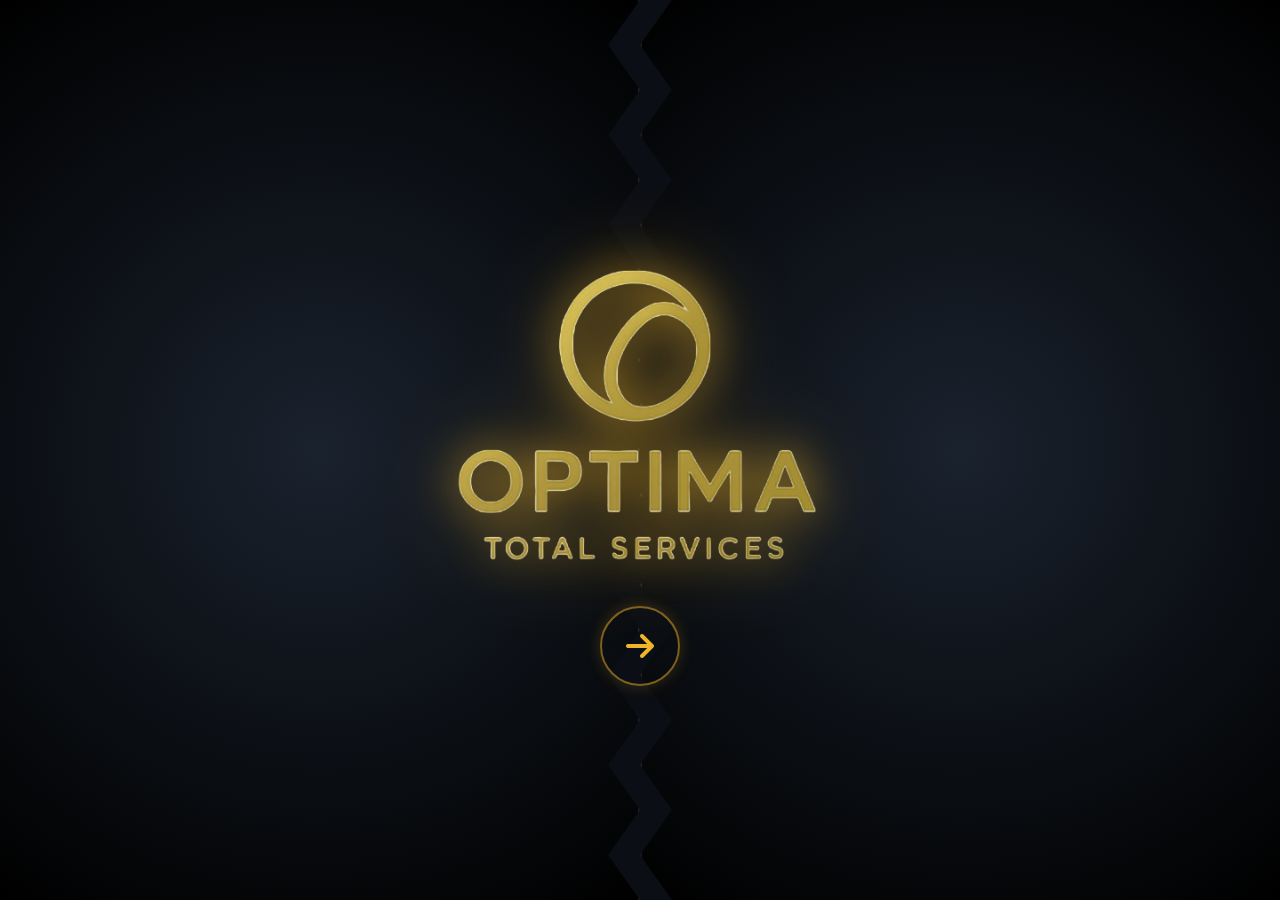
<file: mainpage.html>
<!DOCTYPE html>
<html lang="en">

<head>
    <meta charset="UTF-8">
    <meta name="viewport" content="width=device-width, initial-scale=1.0">
    <title>OPTIMA | Welcome</title>
    <link rel="icon" type="image/png" href="optima.png">
    <meta name="description"
        content="Welcome to OPTIMA TOTAL SOLUTION — electrical, plumbing, networking and CCTV services in Johor Bahru, Johor.">
    <meta name="theme-color" content="#0b0e14">
    
    <link rel="preconnect" href="https://fonts.googleapis.com">
    <link rel="preconnect" href="https://fonts.gstatic.com" crossorigin>
    <link
        href="https://fonts.googleapis.com/css2?family=Inter:wght@400;500;600&family=Outfit:wght@700;800;900&display=swap"
        rel="stylesheet">
    
    <link rel="stylesheet" href="https://cdnjs.cloudflare.com/ajax/libs/font-awesome/6.4.0/css/all.min.css">
    <link rel="stylesheet" href="index.css"> 
    <style>
        body {
            margin: 0;
            padding: 0;
            background-color: #0b0e14;
            overflow: hidden;
            /* Prevent scrolling on intro */
        }

        /* Ensure intro layer is visible and positioned correctly */
        #intro-layer {
            position: fixed;
            width: 100vw;
            height: 100vh;
        }

        .logo-container {
            margin-bottom: 30px;
            position: relative;
            display: inline-block;
        }

        .main-logo-glow {
            width: 100%;
            max-width: min(400px, 80vw);
            /* Keep comfortably within narrow mobile viewports during pulse scale */
            height: auto;
            filter: drop-shadow(0 0 20px rgba(240, 180, 41, 0.6)) drop-shadow(0 0 40px rgba(240, 180, 41, 0.4));
            animation: logoPulse 3s infinite alternate;
        }

        @keyframes logoPulse {
            0% {
                filter: drop-shadow(0 0 20px rgba(240, 180, 41, 0.6)) drop-shadow(0 0 40px rgba(240, 180, 41, 0.4));
                transform: scale(1);
            }

            100% {
                filter: drop-shadow(0 0 30px rgba(255, 215, 0, 0.8)) drop-shadow(0 0 60px rgba(240, 180, 41, 0.6));
                transform: scale(1.05);
            }
        }

        .total-services {
            font-family: 'Outfit', sans-serif;
            margin-top: -20px;
            margin-bottom: 50px;
            font-size: 2rem;
            letter-spacing: 12px;
            color: #fff;
            text-shadow: 0 0 10px rgba(240, 180, 41, 0.5);
        }
    </style>
</head>

<body>
    
    <div id="intro-layer">
        <div class="intro-half intro-left"></div>
        <div class="intro-half intro-right"></div>
        <div class="intro-content">
            <div class="logo-container">
                <img src="optima.png" alt="OPTIMA Logo" class="main-logo-glow" width="450" height="400" data-first-viewport>
            </div>
            
            <button type="button" id="enter-site-btn" class="glow-arrow-btn" aria-label="Enter OPTIMA TOTAL SOLUTION website">
                <i class="fas fa-arrow-right" aria-hidden="true"></i>
            </button>
        </div>
    </div>

    <script>
        document.addEventListener('DOMContentLoaded', () => {
            const enterBtn = document.getElementById('enter-site-btn');
            const introLayer = document.getElementById('intro-layer');

            if (enterBtn && introLayer) {
                enterBtn.addEventListener('click', () => {
                    // Trigger 3D Tear Animation
                    introLayer.classList.add('tear-open');

                    // Redirect to index.html after animation matches CSS transition (1.5s)
                    setTimeout(() => {
                        window.location.href = 'index.html';
                    }, 1400);
                });
            }
        });
    </script>
</body>

</html>
</file>
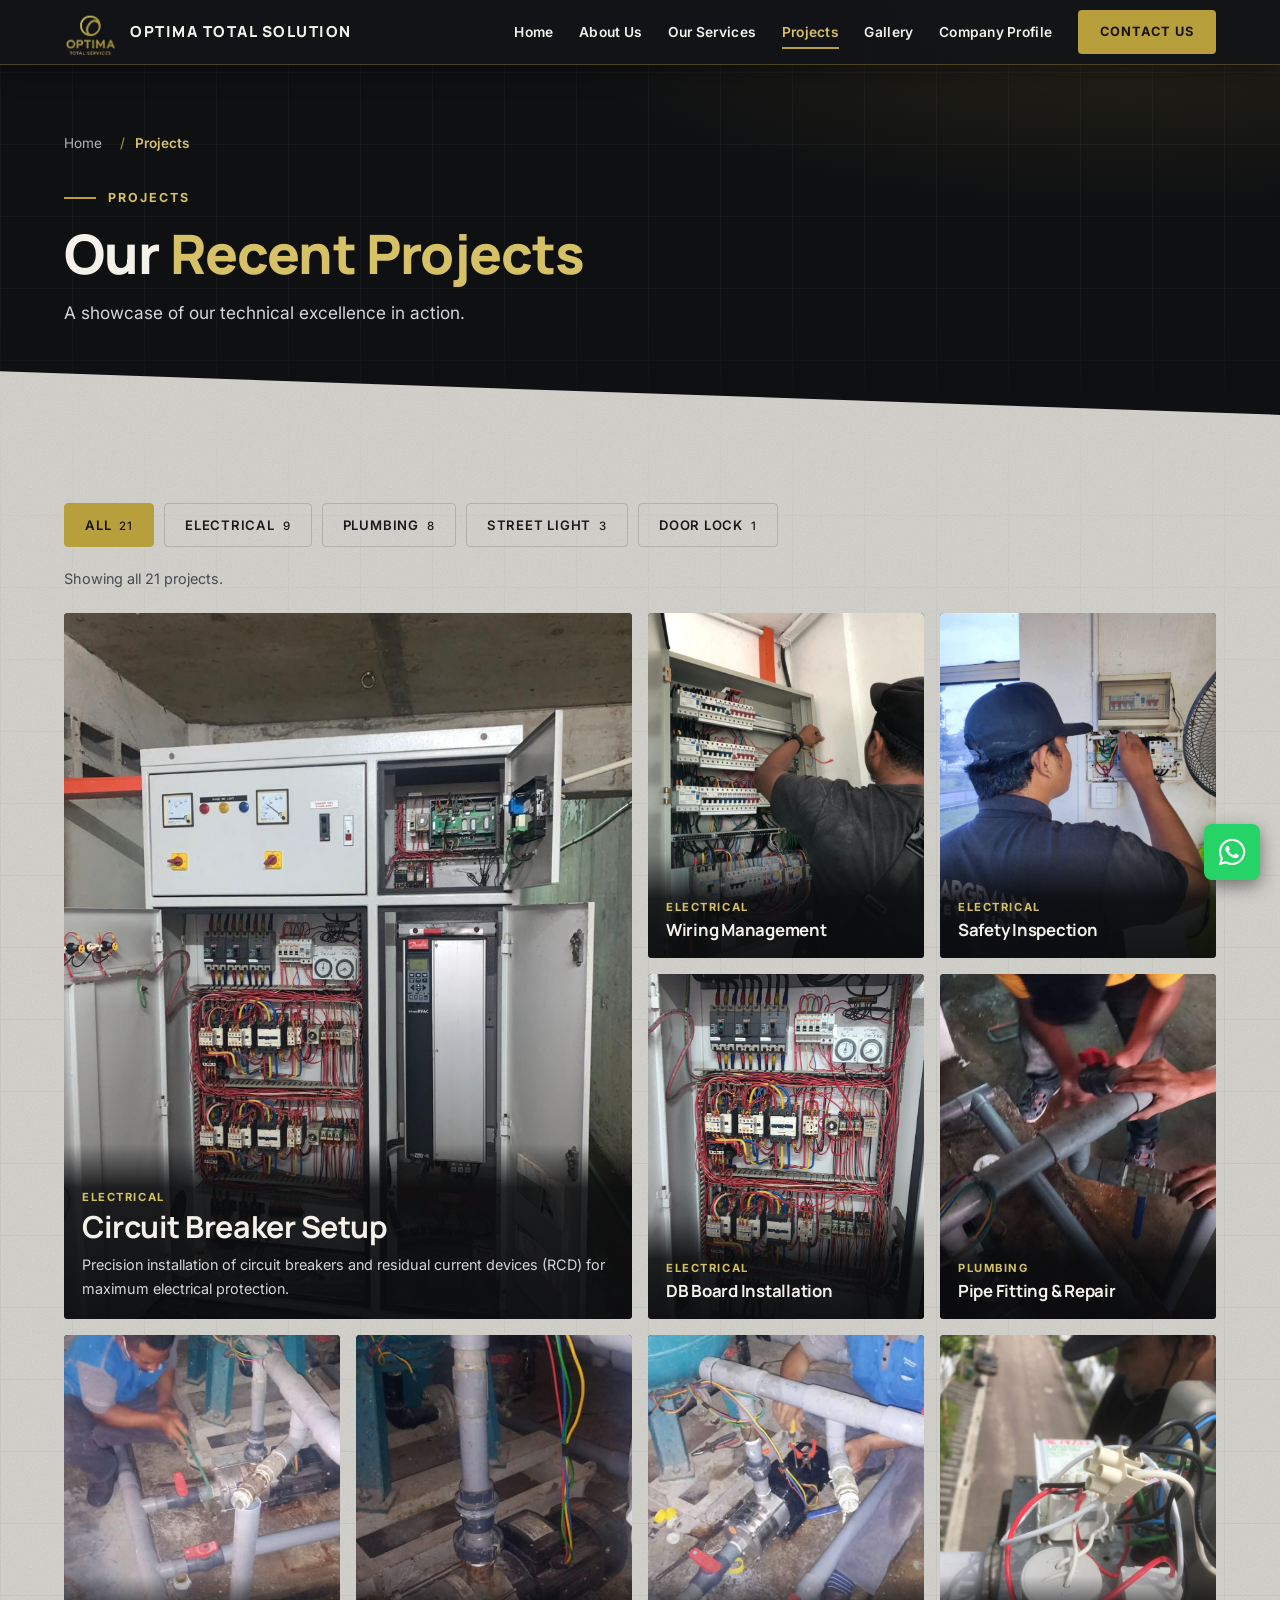
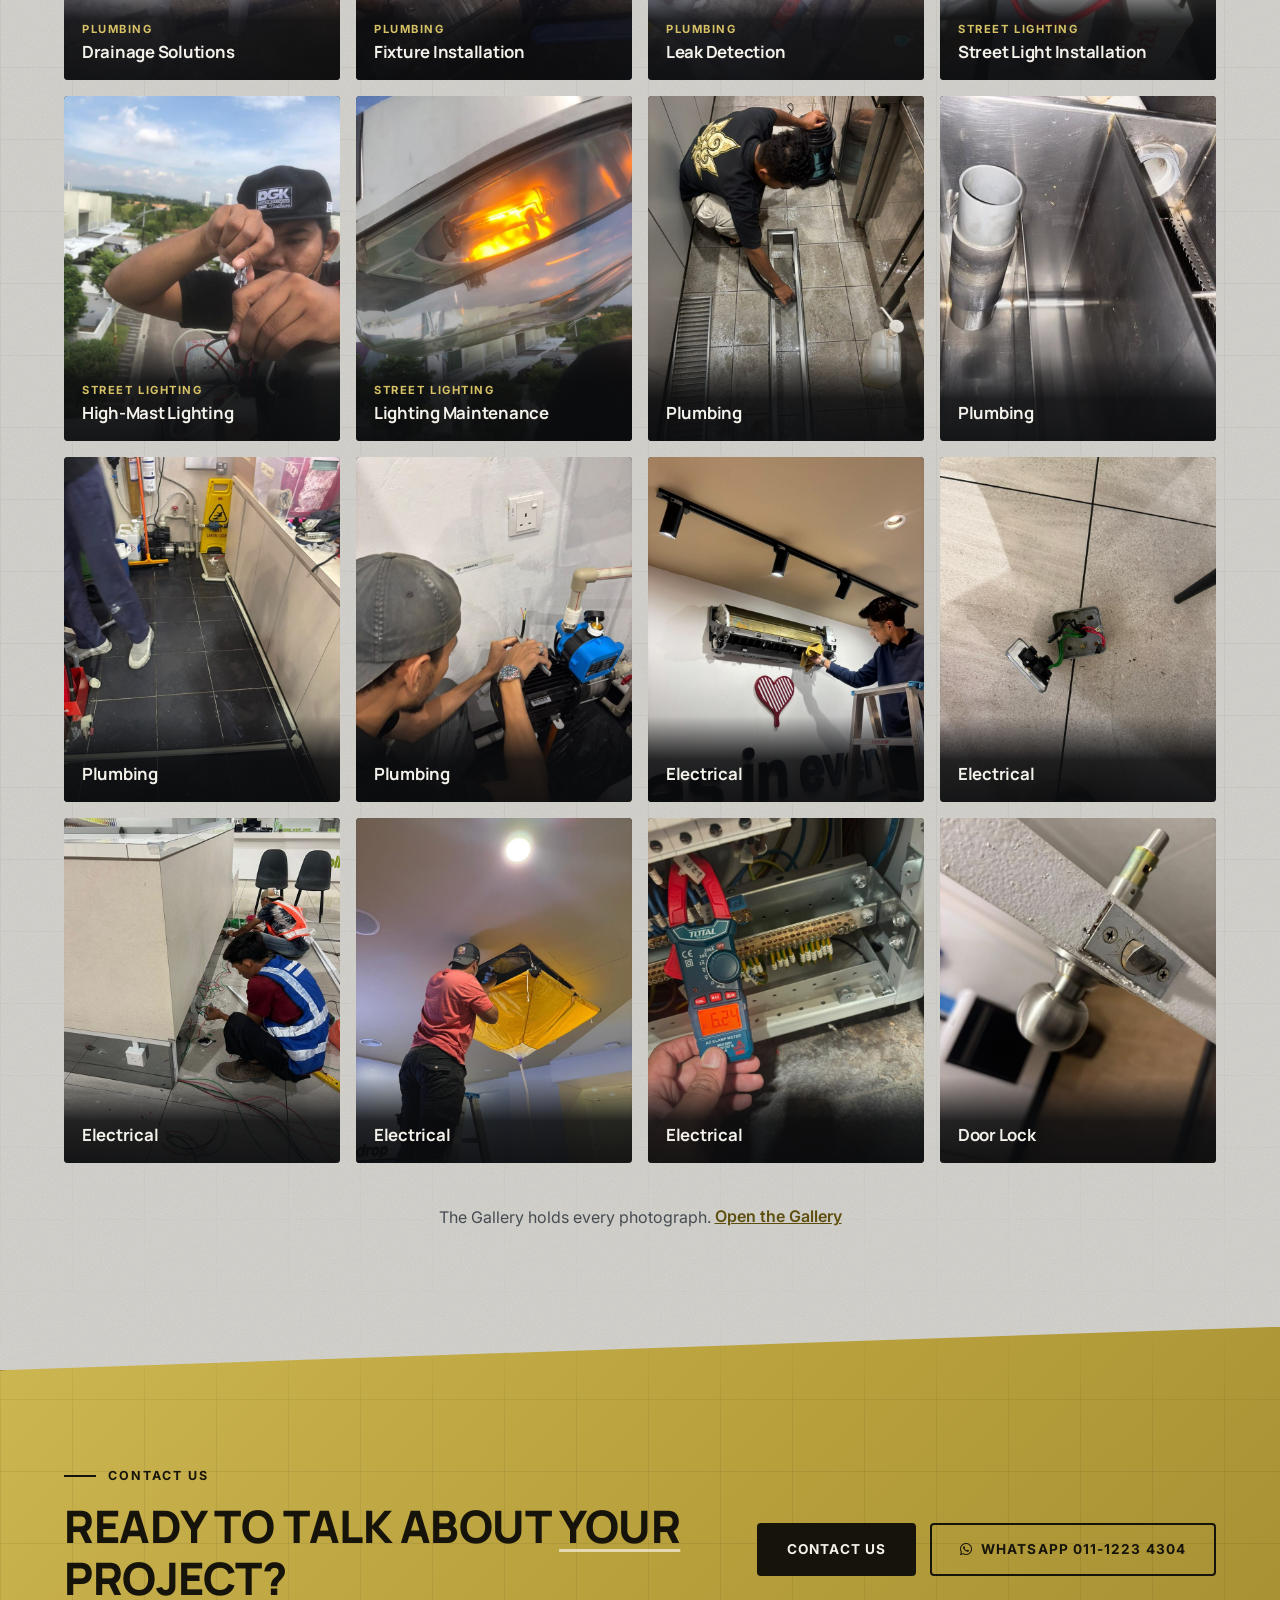
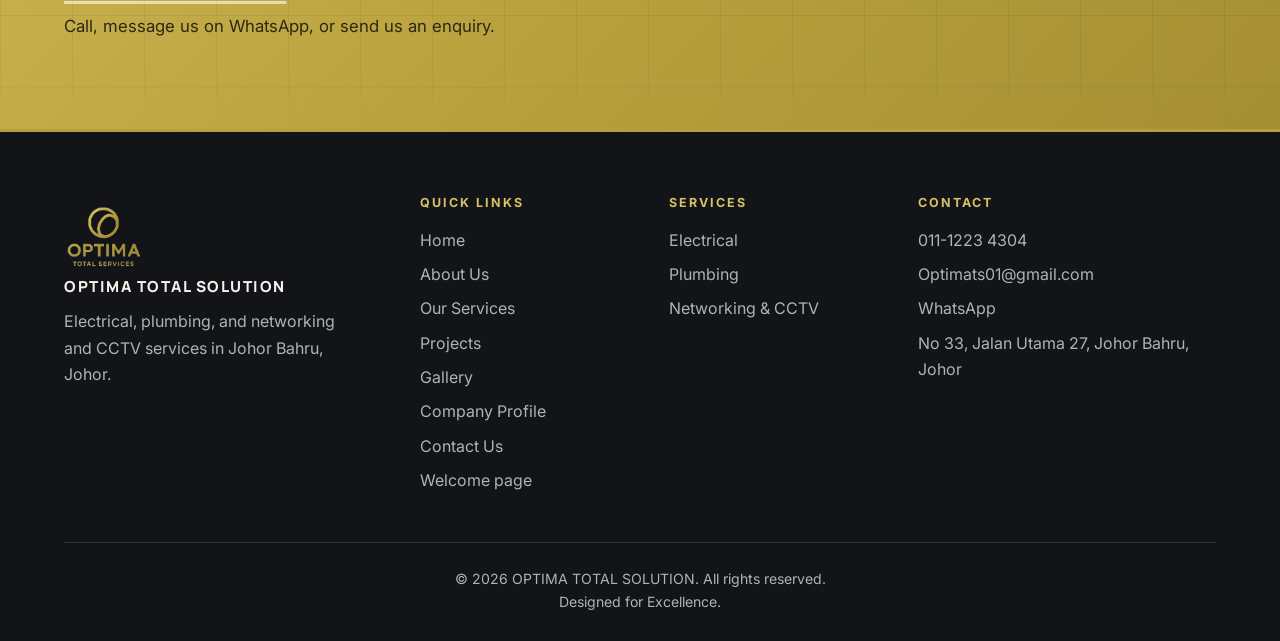
<file: projects.html>
<!DOCTYPE html>
<html lang="en">

<head>
    <meta charset="UTF-8">
    <meta name="viewport" content="width=device-width, initial-scale=1.0">
    <title>Projects | OPTIMA TOTAL SOLUTION</title>
    <link rel="icon" type="image/png" href="optima.png">
    <meta name="description"
        content="Recent electrical, plumbing, street light and door lock projects by OPTIMA TOTAL SOLUTION in Johor Bahru, with photographs you can filter and enlarge.">
    <meta name="author" content="OPTIMA TOTAL SOLUTION">
    <meta name="theme-color" content="#17191c">
    <meta property="og:title" content="Projects | OPTIMA TOTAL SOLUTION">
    <meta property="og:description" content="Recent electrical, plumbing, street light and door lock projects by OPTIMA TOTAL SOLUTION in Johor Bahru, with photographs you can filter and enlarge.">
    <meta property="og:image" content="https://optima-total-solution.pages.dev/optima.png">
    
    <link rel="preconnect" href="https://fonts.googleapis.com">
    <link rel="preconnect" href="https://fonts.gstatic.com" crossorigin>
    <link
        href="https://fonts.googleapis.com/css2?family=Inter:wght@400;500;600;700&family=Manrope:wght@600;700;800&display=swap"
        rel="stylesheet">
    
    <link rel="stylesheet" href="https://cdnjs.cloudflare.com/ajax/libs/font-awesome/6.4.0/css/all.min.css">
    <link rel="stylesheet" href="index.css">
    <noscript><style>.reveal{opacity:1!important;transform:none!important}.page-loader{display:none!important}</style></noscript>
</head>
<body>
    <div class="page-loader" aria-hidden="true"><img src="optima.png" alt="OPTIMA TOTAL SOLUTION logo" width="450" height="400" data-first-viewport><span class="page-loader-line"></span></div>
    <div class="scroll-progress" aria-hidden="true"><span></span></div>

    <header>
        <nav id="navbar" class="scrolled" aria-label="Main">
            <div class="container nav-content">
                <a href="index.html" class="logo" aria-label="OPTIMA TOTAL SOLUTION home">
                    <img src="optima.png" alt="OPTIMA TOTAL SOLUTION logo" class="brand-logo" width="450" height="400" data-first-viewport>
                    <span class="brand-name">OPTIMA TOTAL SOLUTION</span>
                </a>
                <button type="button" class="nav-toggle" aria-controls="nav-links" aria-expanded="false"
                    aria-label="Menu">
                    <i class="fas fa-bars" aria-hidden="true"></i>
                </button>
                <div class="nav-links" id="nav-links">
                    <a href="index.html">Home</a>
                    <a href="about.html">About Us</a>
                    <a href="services.html">Our Services</a>
                    <a href="projects.html" aria-current="page">Projects</a>
                    <a href="gallery.html">Gallery</a>
                    <a href="company-profile.html">Company Profile</a>
                    <a href="contact.html" class="nav-cta">Contact Us</a>
                </div>
            </div>
        </nav>
    </header>

    <main>
        
        <section class="page-hero bg-matte has-grid" id="page-top">
            <div class="container">
                <nav class="breadcrumb" aria-label="Breadcrumb">
                    <ol>
                        <li><a href="index.html">Home</a></li>
                        <li><span aria-current="page">Projects</span></li>
                    </ol>
                </nav>
                <p class="eyebrow">Projects</p>
                <h1>Our <span class="accent">Recent Projects</span></h1>
                <p class="page-lead">A showcase of our technical excellence in action.</p>
            </div>
        </section>

        
        <section class="section bg-concrete theme-light has-grid cut" id="projects">
            <div class="container">
                <div class="gallery-filters" role="group" aria-label="Filter projects">
                    <button type="button" class="filter-btn active" data-filter="all" aria-pressed="true">All</button>
                    <button type="button" class="filter-btn" data-filter="electrical"
                        aria-pressed="false">Electrical</button>
                    <button type="button" class="filter-btn" data-filter="plumbing"
                        aria-pressed="false">Plumbing</button>
                    <button type="button" class="filter-btn" data-filter="street" aria-pressed="false">Street
                        Light</button>
                    <button type="button" class="filter-btn" data-filter="door-lock" aria-pressed="false">Door
                        Lock</button>
                </div>
                <p class="filter-status" aria-live="polite"></p>

                <div class="project-grid">
                    


<article class="project-item gallery-item" data-category="electrical" data-full="DB%20INSTALLATION%202%20.jpeg" data-title="Circuit Breaker Setup" data-desc="Precision installation of circuit breakers and residual current devices (RCD) for maximum electrical protection." tabindex="0" role="button">
  <img class="card-media" src="DB%20INSTALLATION%202%20.jpeg" alt="Open main switchboard with meters, a variable speed drive and contactors" width="810" height="1080" loading="lazy" style="--focus-x:50%;--focus-y:50%">
  <div class="card-body"><span class="project-category">Electrical</span><h3>Circuit Breaker Setup</h3><p>Precision installation of circuit breakers and residual current devices (RCD) for maximum electrical protection.</p></div>
</article>
<article class="project-item gallery-item" data-category="electrical" data-full="DB%20INSTALLATION%203.jpeg" data-title="Wiring Management" data-desc="Professional cable dressing and termination to ensure long-term reliability and ease of maintenance." tabindex="0" role="button">
  <img class="card-media" src="DB%20INSTALLATION%203.jpeg" alt="Electrician checking the wiring of a distribution board full of circuit breakers" width="808" height="1080" loading="lazy" style="--focus-x:50%;--focus-y:50%">
  <div class="card-body"><span class="project-category">Electrical</span><h3>Wiring Management</h3><p>Professional cable dressing and termination to ensure long-term reliability and ease of maintenance.</p></div>
</article>
<article class="project-item gallery-item" data-category="electrical" data-full="DB%20INSTALLATION%204.jpeg" data-title="Safety Inspection" data-desc="Thorough safety checks and labeling of electrical panels for clear identification and compliance." tabindex="0" role="button">
  <img class="card-media" src="DB%20INSTALLATION%204.jpeg" alt="Electrician working on a small wall-mounted distribution board next to a window" width="808" height="1080" loading="lazy" style="--focus-x:50%;--focus-y:35%">
  <div class="card-body"><span class="project-category">Electrical</span><h3>Safety Inspection</h3><p>Thorough safety checks and labeling of electrical panels for clear identification and compliance.</p></div>
</article>
<article class="project-item gallery-item" data-category="electrical" data-full="DB%20INSTALLATION.jpeg" data-title="DB Board Installation" data-desc="Complete installation and organizing of main Distribution Board ensuring safety compliance and neat cabling management." tabindex="0" role="button">
  <img class="card-media" src="DB%20INSTALLATION.jpeg" alt="Control panel with red wiring, contactors, timers and circuit breakers inside an open cabinet" width="810" height="1080" loading="lazy" style="--focus-x:50%;--focus-y:50%">
  <div class="card-body"><span class="project-category">Electrical</span><h3>DB Board Installation</h3><p>Complete installation and organizing of main Distribution Board ensuring safety compliance and neat cabling management.</p></div>
</article>
<article class="project-item gallery-item" data-category="plumbing" data-full="PLUMBER%201.jpeg" data-title="Pipe Fitting &amp; Repair" data-desc="Expert pipe fitting services, ensuring leak-free connections and durable plumbing infrastructure." tabindex="0" role="button">
  <img class="card-media" src="PLUMBER%201.jpeg" alt="Plumber fitting grey PVC pipes beside a water pump" width="511" height="1080" loading="lazy" style="--focus-x:50%;--focus-y:60%">
  <div class="card-body"><span class="project-category">Plumbing</span><h3>Pipe Fitting &amp; Repair</h3><p>Expert pipe fitting services, ensuring leak-free connections and durable plumbing infrastructure.</p></div>
</article>
<article class="project-item gallery-item" data-category="plumbing" data-full="PLUMBER%202.jpeg" data-title="Drainage Solutions" data-desc="Comprehensive drainage system installation to prevent clogs and ensure smooth water flow." tabindex="0" role="button">
  <img class="card-media" src="PLUMBER%202.jpeg" alt="Plumber working on grey PVC pipes and valves next to a blue pressure tank" width="511" height="1080" loading="lazy" style="--focus-x:50%;--focus-y:62%">
  <div class="card-body"><span class="project-category">Plumbing</span><h3>Drainage Solutions</h3><p>Comprehensive drainage system installation to prevent clogs and ensure smooth water flow.</p></div>
</article>
<article class="project-item gallery-item" data-category="plumbing" data-full="PLUMBER%203.jpeg" data-title="Fixture Installation" data-desc="Installation of high-quality taps, sinks, and sanitary ware with precision finishing." tabindex="0" role="button">
  <img class="card-media" src="PLUMBER%203.jpeg" alt="Water pump with grey PVC pipes and wiring beside a blue tank" width="511" height="1080" loading="lazy" style="--focus-x:50%;--focus-y:60%">
  <div class="card-body"><span class="project-category">Plumbing</span><h3>Fixture Installation</h3><p>Installation of high-quality taps, sinks, and sanitary ware with precision finishing.</p></div>
</article>
<article class="project-item gallery-item" data-category="plumbing" data-full="PLUMBER%204.jpeg" data-title="Leak Detection" data-desc="Advanced leak detection and immediate repair services to minimize water wastage and damage." tabindex="0" role="button">
  <img class="card-media" src="PLUMBER%204.jpeg" alt="Plumber crouching at a pump connecting grey pipes and valves" width="511" height="1080" loading="lazy" style="--focus-x:50%;--focus-y:65%">
  <div class="card-body"><span class="project-category">Plumbing</span><h3>Leak Detection</h3><p>Advanced leak detection and immediate repair services to minimize water wastage and damage.</p></div>
</article>
<article class="project-item gallery-item" data-category="street" data-full="STREET%20LIGHT%20.jpeg" data-title="Street Light Installation" data-desc="Installation of street light fixtures for public and private road safety." tabindex="0" role="button">
  <img class="card-media" src="STREET%20LIGHT%20.jpeg" alt="Capacitors and wiring inside a street light fitting above a road" width="808" height="1080" loading="lazy" style="--focus-x:50%;--focus-y:50%">
  <div class="card-body"><span class="project-category">Street Lighting</span><h3>Street Light Installation</h3><p>Installation of street light fixtures for public and private road safety.</p></div>
</article>
<article class="project-item gallery-item" data-category="street" data-full="STREET%20LIGHT%202.jpeg" data-title="High-Mast Lighting" data-desc="Erection and wiring of high-mast lighting systems for broad area illumination." tabindex="0" role="button">
  <img class="card-media" src="STREET%20LIGHT%202.jpeg" alt="Technician at height wiring a street light with a housing estate behind" width="808" height="1080" loading="lazy" style="--focus-x:50%;--focus-y:40%">
  <div class="card-body"><span class="project-category">Street Lighting</span><h3>High-Mast Lighting</h3><p>Erection and wiring of high-mast lighting systems for broad area illumination.</p></div>
</article>
<article class="project-item gallery-item" data-category="street" data-full="STREET%20LIGHT%203.jpeg" data-title="Lighting Maintenance" data-desc="Routine maintenance and bulb replacement services to ensure consistent street lighting performance." tabindex="0" role="button">
  <img class="card-media" src="STREET%20LIGHT%203.jpeg" alt="Street light lamp glowing orange against a housing estate" width="808" height="1080" loading="lazy" style="--focus-x:50%;--focus-y:50%">
  <div class="card-body"><span class="project-category">Street Lighting</span><h3>Lighting Maintenance</h3><p>Routine maintenance and bulb replacement services to ensure consistent street lighting performance.</p></div>
</article>

<article class="project-item gallery-item" data-category="plumbing" data-full="grease%20trap%202.jpeg" data-title="Plumbing" data-desc="" tabindex="0" role="button">
  <img class="card-media" src="images/optimised/grease-trap-2-800.jpg" alt="Worker cleaning a long floor drain channel with a cleaning bottle beside him" width="960" height="1280" loading="lazy" style="--focus-x:50%;--focus-y:50%">
  <div class="card-body"><h3>Plumbing</h3></div>
</article>
<article class="project-item gallery-item" data-category="plumbing" data-full="page%203/WhatsApp%20Image%202026-11-22%20at%2011.40.17%20PM%20%281%29.jpeg" data-title="Plumbing" data-desc="" tabindex="0" role="button">
  <img class="card-media" src="images/optimised/page-3-whatsapp-image-2026-11-22-at-11-40-17-pm-1-800.jpg" alt="Empty stainless steel grease trap showing the inlet pipe and a perforated basket" width="1280" height="960" loading="lazy" style="--focus-x:50%;--focus-y:50%">
  <div class="card-body"><h3>Plumbing</h3></div>
</article>
<article class="project-item gallery-item" data-category="plumbing" data-full="images/optimised/page-5-whatsapp-image-2026-11-23-at-12-01-33-am.jpg" data-title="Plumbing" data-desc="" tabindex="0" role="button">
  <img class="card-media" src="images/optimised/page-5-whatsapp-image-2026-11-23-at-12-01-33-am-800.jpg" alt="New white pipe run along the base of a counter on black tiles" width="960" height="1280" loading="lazy" style="--focus-x:50%;--focus-y:50%">
  <div class="card-body"><h3>Plumbing</h3></div>
</article>
<article class="project-item gallery-item" data-category="plumbing" data-full="page%208/WhatsApp%20Image%202026-11-23%20at%2012.30.30%20AM.jpeg" data-title="Plumbing" data-desc="" tabindex="0" role="button">
  <img class="card-media" src="images/optimised/page-8-whatsapp-image-2026-11-23-at-12-30-30-am-800.jpg" alt="Technician in a cap adjusting a blue pressure controller on a booster pump beside a wall socket" width="960" height="1280" loading="lazy" style="--focus-x:50%;--focus-y:50%">
  <div class="card-body"><h3>Plumbing</h3></div>
</article>
<article class="project-item gallery-item" data-category="electrical" data-full="images/optimised/page-1-whatsapp-image-2026-11-22-at-11-32-45-pm-2.jpg" data-title="Electrical" data-desc="" tabindex="0" role="button">
  <img class="card-media" src="images/optimised/page-1-whatsapp-image-2026-11-22-at-11-32-45-pm-2-800.jpg" alt="Technician on a stepladder cleaning an air-conditioner in a shop with track lights" width="960" height="1280" loading="lazy" style="--focus-x:50%;--focus-y:50%">
  <div class="card-body"><h3>Electrical</h3></div>
</article>
<article class="project-item gallery-item" data-category="electrical" data-full="page%204/WhatsApp%20Image%202026-11-22%20at%2011.42.02%20PM%20%281%29.jpeg" data-title="Electrical" data-desc="" tabindex="0" role="button">
  <img class="card-media" src="page%204/WhatsApp%20Image%202026-11-22%20at%2011.42.02%20PM%20%281%29.jpeg" alt="Open floor socket box set into a tiled floor before the cover is fitted" width="810" height="1080" loading="lazy" style="--focus-x:50%;--focus-y:50%">
  <div class="card-body"><h3>Electrical</h3></div>
</article>
<article class="project-item gallery-item" data-category="electrical" data-full="page%204/WhatsApp%20Image%202026-11-22%20at%2011.42.05%20PM%20%281%29.jpeg" data-title="Electrical" data-desc="" tabindex="0" role="button">
  <img class="card-media" src="images/optimised/page-4-whatsapp-image-2026-11-22-at-11-42-05-pm-1-800.jpg" alt="Electrician in a blue safety vest installing cabling at the base of a counter" width="960" height="1280" loading="lazy" style="--focus-x:50%;--focus-y:50%">
  <div class="card-body"><h3>Electrical</h3></div>
</article>
<article class="project-item gallery-item" data-category="electrical" data-full="images/optimised/page-5-whatsapp-image-2026-11-22-at-11-47-59-pm-2.jpg" data-title="Electrical" data-desc="" tabindex="0" role="button">
  <img class="card-media" src="images/optimised/page-5-whatsapp-image-2026-11-22-at-11-47-59-pm-2-800.jpg" alt="Technician on a ladder cleaning a ceiling cassette air-conditioner with a yellow sheet" width="960" height="1280" loading="lazy" style="--focus-x:50%;--focus-y:50%">
  <div class="card-body"><h3>Electrical</h3></div>
</article>
<article class="project-item gallery-item" data-category="electrical" data-full="page%209/WhatsApp%20Image%202026-11-23%20at%2012.23.37%20AM%20%281%29.jpeg" data-title="Electrical" data-desc="" tabindex="0" role="button">
  <img class="card-media" src="images/optimised/page-9-whatsapp-image-2026-11-23-at-12-23-37-am-1-800.jpg" alt="Clamp meter in a hand measuring current at the earth busbar of a distribution board" width="960" height="1280" loading="lazy" style="--focus-x:50%;--focus-y:50%">
  <div class="card-body"><h3>Electrical</h3></div>
</article>
<article class="project-item gallery-item" data-category="door-lock" data-full="page%207/WhatsApp%20Image%202026-11-23%20at%2012.19.45%20AM%20%282%29.jpeg" data-title="Door Lock" data-desc="" tabindex="0" role="button">
  <img class="card-media" src="images/optimised/page-7-whatsapp-image-2026-11-23-at-12-19-45-am-2-800.jpg" alt="Door edge seen from above showing the latch bolt and knob" width="960" height="1280" loading="lazy" style="--focus-x:50%;--focus-y:50%">
  <div class="card-body"><h3>Door Lock</h3></div>
</article>

                </div>
                <p class="section-note">The Gallery holds every photograph.
                    <a href="gallery.html">Open the Gallery</a></p>
            </div>
        </section>

        
        <section class="section cta-band theme-gold has-grid cut" id="contact-cta">
            <div class="container cta-inner">
                <div class="cta-copy reveal">
                    <p class="eyebrow">Contact Us</p>
                    <h2 class="headline-caps">Ready to talk about <span class="accent">your project?</span></h2>
                    <p class="section-intro">Call, message us on WhatsApp, or send us an enquiry.</p>
                </div>
                <div class="btn-group cta-actions reveal">
                    <a href="contact.html" class="btn-primary">Contact Us</a>
                    <a href="https://wa.me/601112234304" class="btn-secondary" target="_blank"
                        rel="noopener noreferrer"><i class="fab fa-whatsapp" aria-hidden="true"></i> WhatsApp 011-1223 4304</a>
                </div>
            </div>
        </section>
    </main>
    <footer>
        <div class="container">
            <div class="footer-grid">
                <div class="footer-brand">
                    <img src="optima.png" alt="OPTIMA TOTAL SOLUTION logo" class="brand-logo" width="450" height="400"
                        loading="lazy">
                    <p class="brand-name footer-brand-name">OPTIMA TOTAL SOLUTION</p>
                    <p class="footer-intro">Electrical, plumbing, and networking and CCTV
                        services in Johor Bahru, Johor.</p>
                </div>
                <div>
                    <h2 class="footer-title">Quick Links</h2>
                    <ul>
                        <li><a href="index.html">Home</a></li>
                        <li><a href="about.html">About Us</a></li>
                        <li><a href="services.html">Our Services</a></li>
                        <li><a href="projects.html">Projects</a></li>
                        <li><a href="gallery.html">Gallery</a></li>
                        <li><a href="company-profile.html">Company Profile</a></li>
                        <li><a href="contact.html">Contact Us</a></li>
                        <li><a href="mainpage.html">Welcome page</a></li>
                    </ul>
                </div>
                <div>
                    <h2 class="footer-title">Services</h2>
                    <ul>
                        <li><a href="services.html#electrical">Electrical</a></li>
                        <li><a href="services.html#plumbing">Plumbing</a></li>
                        <li><a href="services.html#networking">Networking &amp; CCTV</a></li>
                    </ul>
                </div>
                <div>
                    <h2 class="footer-title">Contact</h2>
                    <ul>
                        <li><a href="tel:+601112234304">011-1223 4304</a></li>
                        <li><a href="mailto:Optimats01@gmail.com">Optimats01@gmail.com</a></li>
                        <li><a href="https://wa.me/601112234304" target="_blank"
                                rel="noopener noreferrer">WhatsApp</a></li>
                        <li>No 33, Jalan Utama 27, Johor Bahru, Johor</li>
                    </ul>
                </div>
            </div>
            <p class="copyright">
                <span id="copyright">&copy; 2026 OPTIMA TOTAL SOLUTION. All rights reserved.</span><br>Designed for
                Excellence.
            </p>
        </div>
    </footer>
    
    <button type="button" class="to-top" aria-label="Back to top" hidden><i class="fas fa-arrow-up"
            aria-hidden="true"></i></button>
    
    <a href="https://wa.me/601112234304" class="whatsapp-float" target="_blank" rel="noopener noreferrer"
        aria-label="Chat with OPTIMA TOTAL SOLUTION on WhatsApp">
        <i class="fab fa-whatsapp" aria-hidden="true"></i>
    </a>
    <script src="js/optima-core.js"></script>
    <script src="script.js"></script>
</body>
</html>
</file>
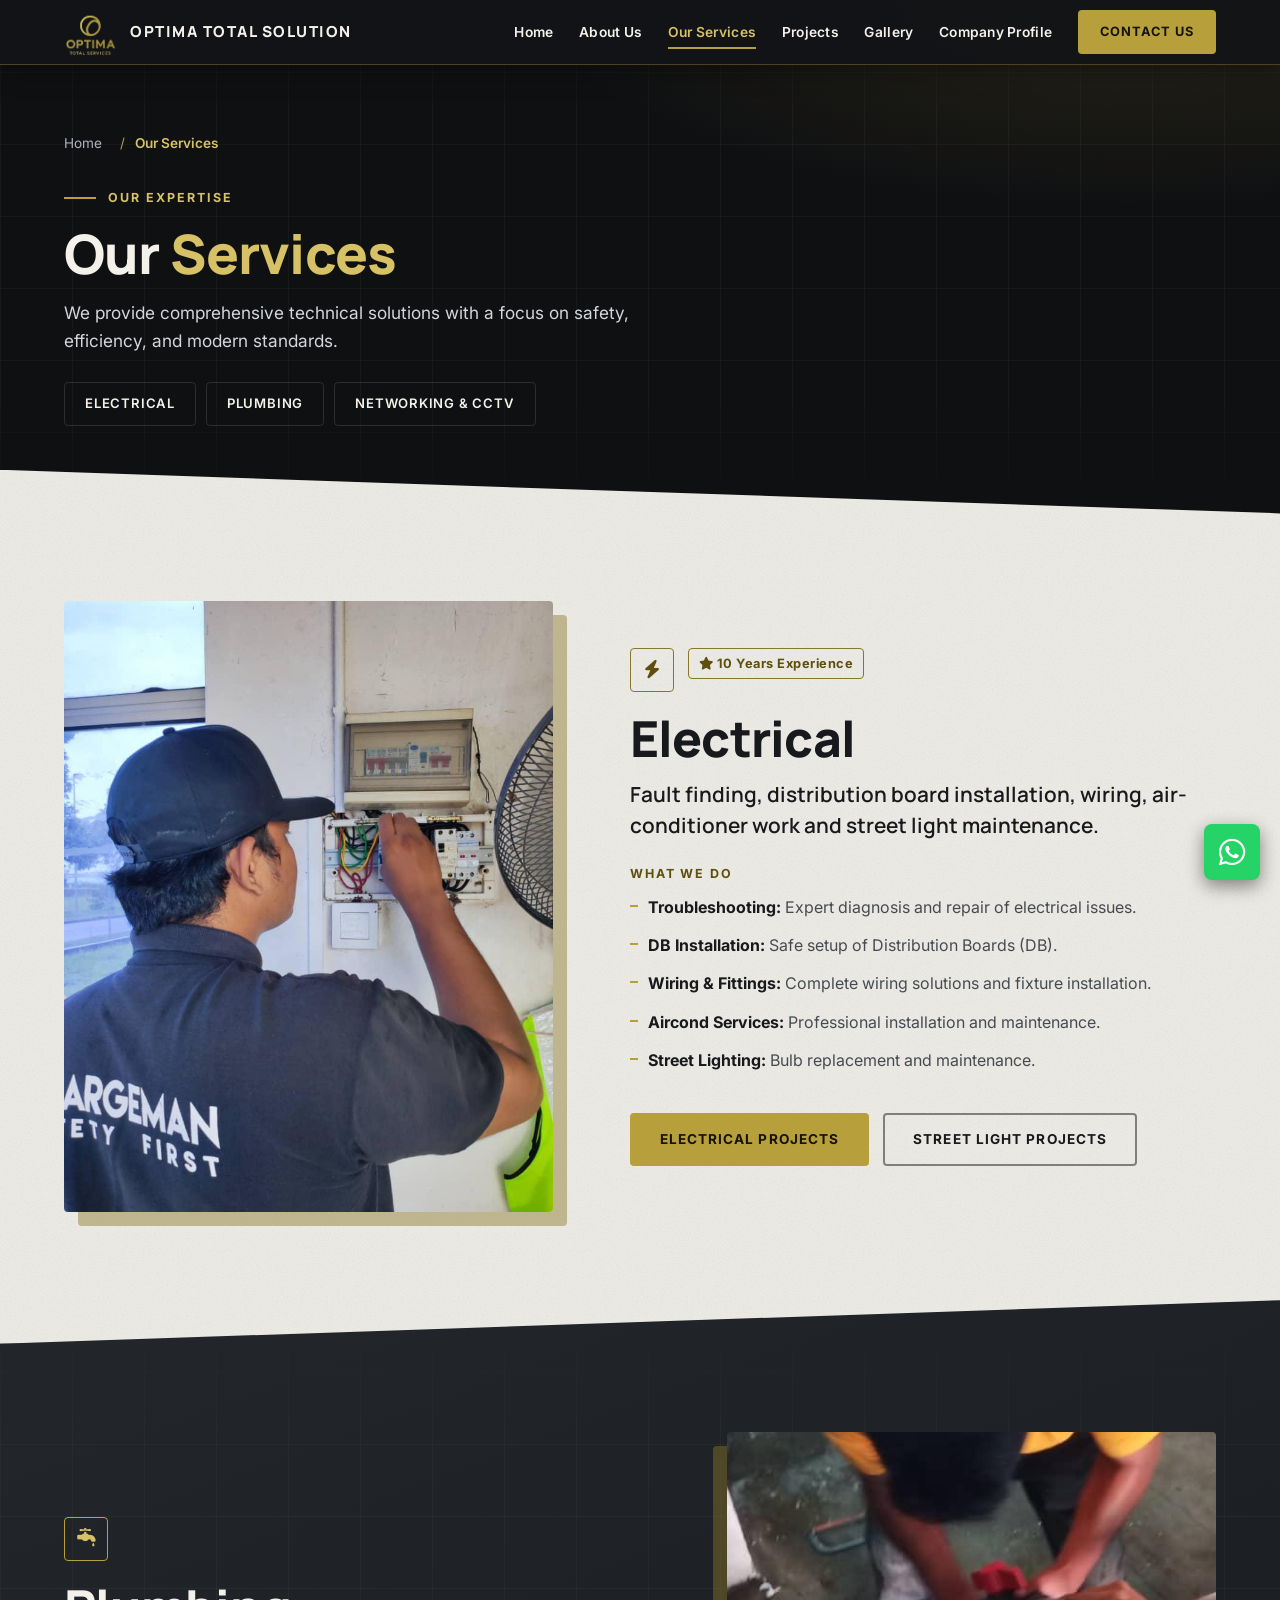
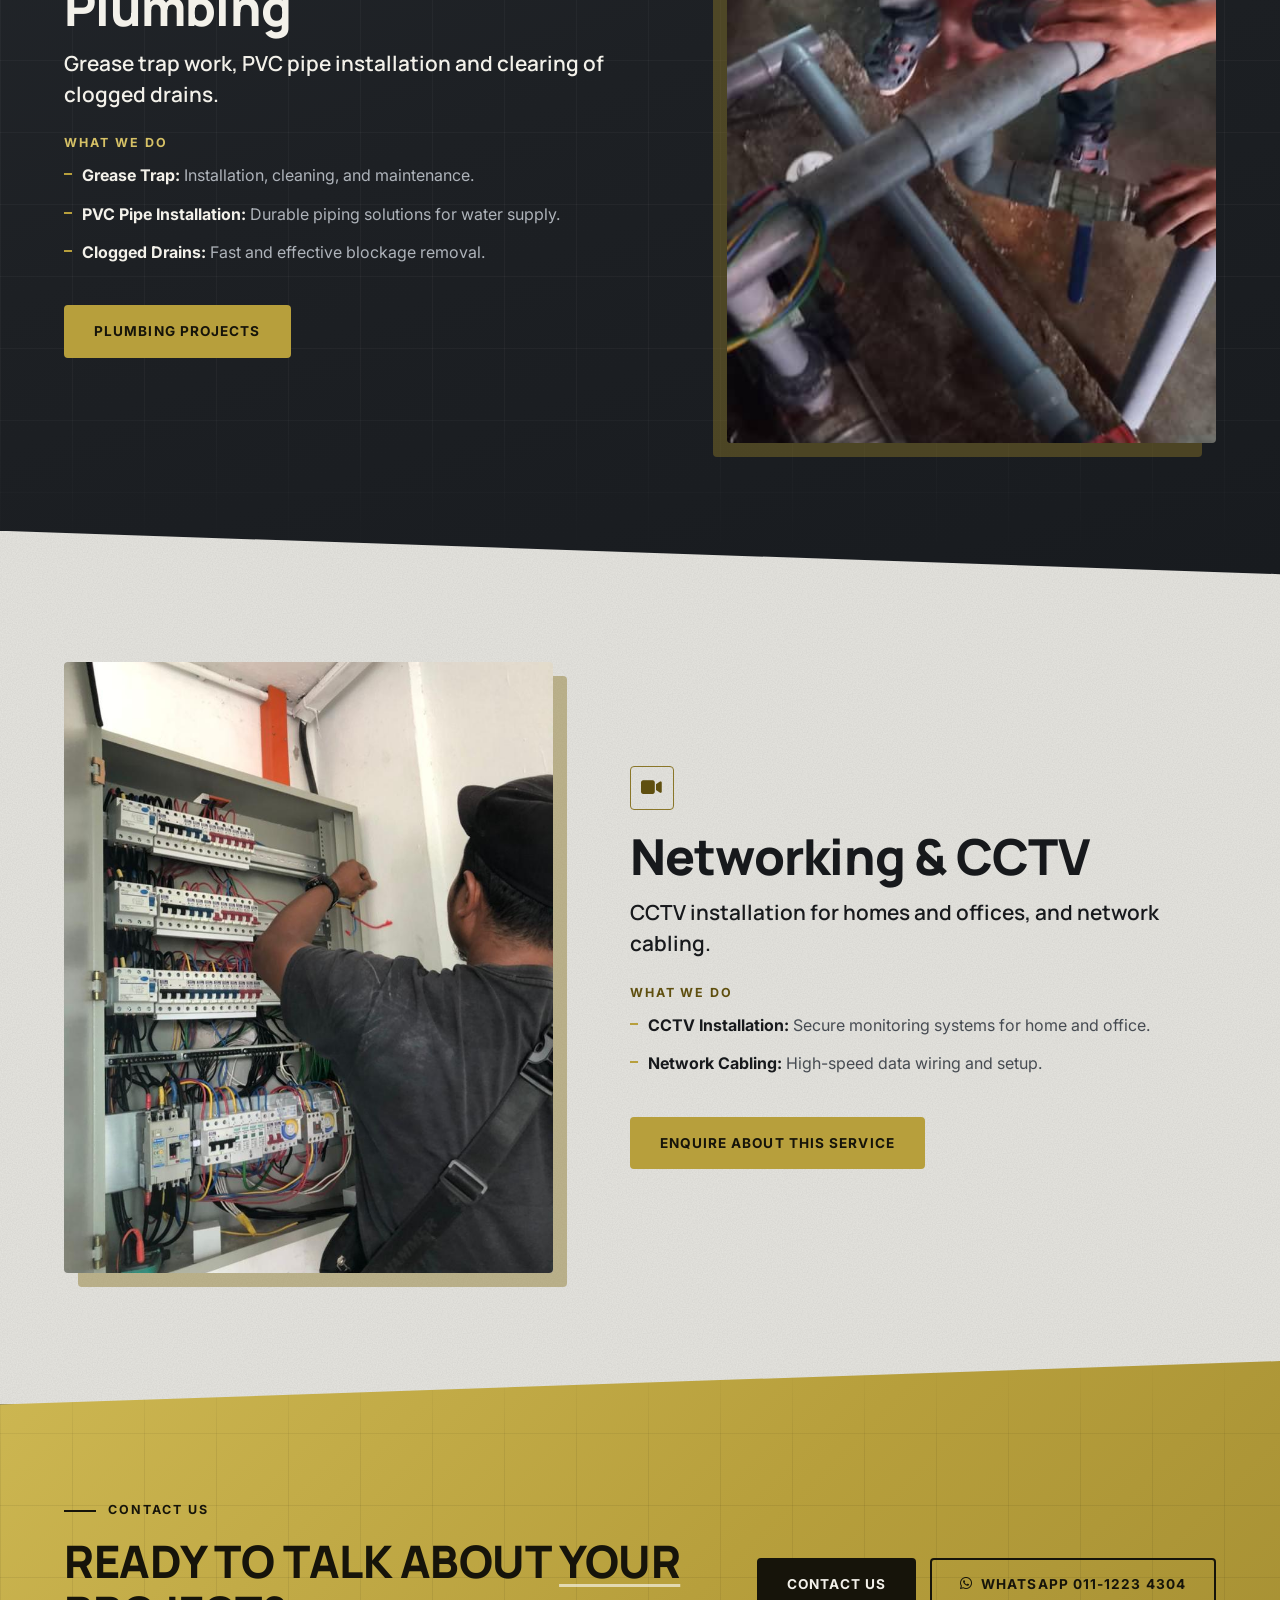
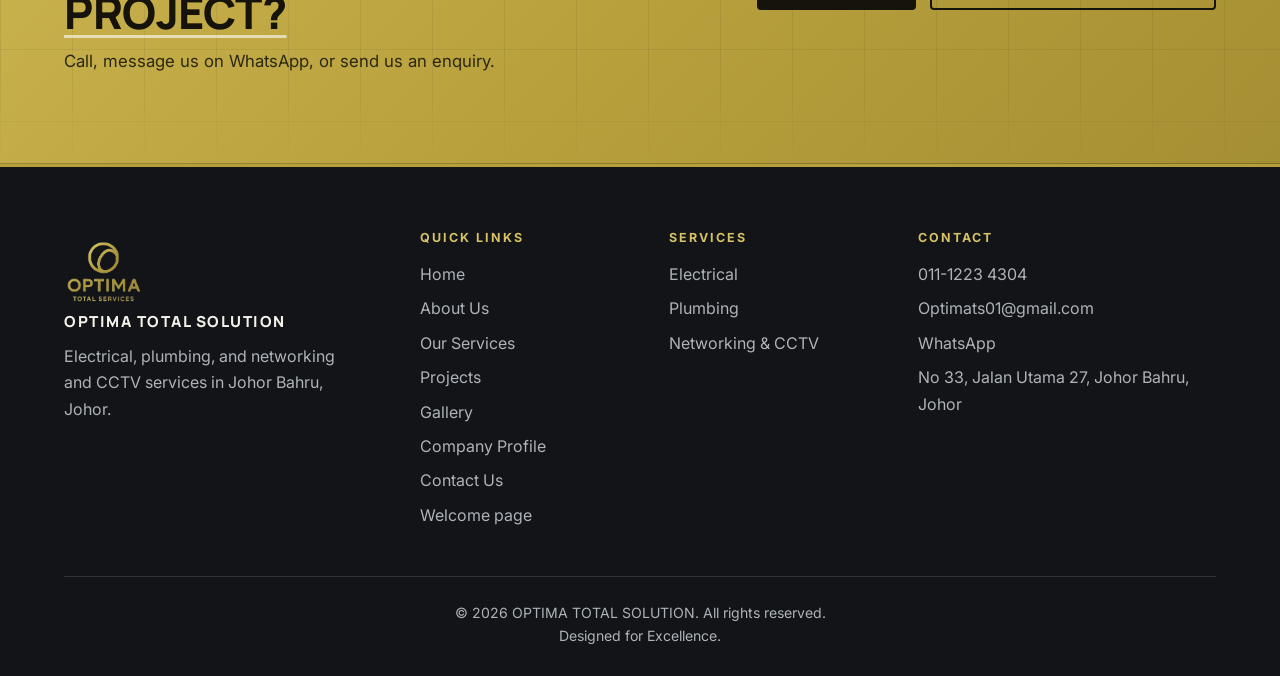
<file: services.html>
<!DOCTYPE html>
<html lang="en">

<head>
    <meta charset="UTF-8">
    <meta name="viewport" content="width=device-width, initial-scale=1.0">
    <title>Our Services | OPTIMA TOTAL SOLUTION</title>
    <link rel="icon" type="image/png" href="optima.png">
    <meta name="description"
        content="Electrical, plumbing, and networking and CCTV services from OPTIMA TOTAL SOLUTION in Johor Bahru: fault finding, distribution boards, grease traps, PVC piping, CCTV installation and network cabling.">
    <meta name="author" content="OPTIMA TOTAL SOLUTION">
    <meta name="theme-color" content="#17191c">
    <meta property="og:title" content="Our Services | OPTIMA TOTAL SOLUTION">
    <meta property="og:description" content="Electrical, plumbing, and networking and CCTV services from OPTIMA TOTAL SOLUTION in Johor Bahru: fault finding, distribution boards, grease traps, PVC piping, CCTV installation and network cabling.">
    <meta property="og:image" content="https://optima-total-solution.pages.dev/optima.png">
    
    <link rel="preconnect" href="https://fonts.googleapis.com">
    <link rel="preconnect" href="https://fonts.gstatic.com" crossorigin>
    <link
        href="https://fonts.googleapis.com/css2?family=Inter:wght@400;500;600;700&family=Manrope:wght@600;700;800&display=swap"
        rel="stylesheet">
    
    <link rel="stylesheet" href="https://cdnjs.cloudflare.com/ajax/libs/font-awesome/6.4.0/css/all.min.css">
    <link rel="stylesheet" href="index.css">
    <noscript><style>.reveal{opacity:1!important;transform:none!important}.page-loader{display:none!important}</style></noscript>
</head>
<body>
    <div class="page-loader" aria-hidden="true"><img src="optima.png" alt="OPTIMA TOTAL SOLUTION logo" width="450" height="400" data-first-viewport><span class="page-loader-line"></span></div>
    <div class="scroll-progress" aria-hidden="true"><span></span></div>

    <header>
        <nav id="navbar" class="scrolled" aria-label="Main">
            <div class="container nav-content">
                <a href="index.html" class="logo" aria-label="OPTIMA TOTAL SOLUTION home">
                    <img src="optima.png" alt="OPTIMA TOTAL SOLUTION logo" class="brand-logo" width="450" height="400" data-first-viewport>
                    <span class="brand-name">OPTIMA TOTAL SOLUTION</span>
                </a>
                <button type="button" class="nav-toggle" aria-controls="nav-links" aria-expanded="false"
                    aria-label="Menu">
                    <i class="fas fa-bars" aria-hidden="true"></i>
                </button>
                <div class="nav-links" id="nav-links">
                    <a href="index.html">Home</a>
                    <a href="about.html">About Us</a>
                    <a href="services.html" aria-current="page">Our Services</a>
                    <a href="projects.html">Projects</a>
                    <a href="gallery.html">Gallery</a>
                    <a href="company-profile.html">Company Profile</a>
                    <a href="contact.html" class="nav-cta">Contact Us</a>
                </div>
            </div>
        </nav>
    </header>

    <main>
        
        <section class="page-hero bg-matte has-grid" id="page-top">
            <div class="container">
                <nav class="breadcrumb" aria-label="Breadcrumb">
                    <ol>
                        <li><a href="index.html">Home</a></li>
                        <li><span aria-current="page">Our Services</span></li>
                    </ol>
                </nav>
                <p class="eyebrow">Our Expertise</p>
                <h1>Our <span class="accent">Services</span></h1>
                <p class="page-lead">We provide comprehensive technical solutions with a focus on safety, efficiency, and modern standards.</p>
                <ul class="jump-links" aria-label="Services on this page">
                    <li><a href="#electrical">Electrical</a></li>
                    <li><a href="#plumbing">Plumbing</a></li>
                    <li><a href="#networking">Networking &amp; CCTV</a></li>
                </ul>
            </div>
        </section>

        
        <section class="section service-detail bg-offwhite theme-light cut" id="electrical" aria-labelledby="electrical-title">
            <div class="container service-detail-grid">
                <figure class="service-photo reveal">
                    <img src="DB%20INSTALLATION%204.jpeg"
                        alt="Electrician working on a small wall-mounted distribution board next to a window"
                        width="808" height="1080" loading="lazy" style="--focus-x:50%;--focus-y:35%">
                </figure>
                <div class="service-detail-body reveal">
                    <div class="service-meta">
                        <span class="service-icon"><i class="fas fa-bolt" aria-hidden="true"></i></span>
                        <p class="experience-badge"><i class="fas fa-star" aria-hidden="true"></i> 10 Years
                            Experience</p>
                    </div>
                    <h2 id="electrical-title">Electrical</h2>
                    <p class="service-lead">Fault finding, distribution board installation, wiring, air-conditioner work and street light maintenance.</p>
                    <h3 class="list-title">What we do</h3>
                    <ul class="service-list">
                        <li><strong>Troubleshooting:</strong> Expert diagnosis and repair of electrical
                            issues.</li>
                        <li><strong>DB Installation:</strong> Safe setup of Distribution Boards (DB).</li>
                        <li><strong>Wiring &amp; Fittings:</strong> Complete wiring solutions and fixture
                            installation.</li>
                        <li><strong>Aircond Services:</strong> Professional installation and maintenance.
                        </li>
                        <li><strong>Street Lighting:</strong> Bulb replacement and maintenance.</li>
                    </ul>
                    <div class="btn-group">
                        <a href="projects.html?filter=electrical" class="btn-primary">Electrical projects</a>
                        <a href="projects.html?filter=street" class="btn-secondary">Street light projects</a>
                    </div>
                </div>
            </div>
        </section>

        
        <section class="section service-detail bg-graphite has-grid cut is-reverse" id="plumbing" aria-labelledby="plumbing-title">
            <div class="container service-detail-grid">
                <figure class="service-photo reveal">
                    <img src="PLUMBER%201.jpeg"
                        alt="Plumber fitting grey PVC pipes beside a water pump"
                        width="511" height="1080" loading="lazy" style="--focus-x:50%;--focus-y:60%">
                </figure>
                <div class="service-detail-body reveal">
                    <div class="service-meta">
                        <span class="service-icon"><i class="fas fa-faucet-drip" aria-hidden="true"></i></span>
                    </div>
                    <h2 id="plumbing-title">Plumbing</h2>
                    <p class="service-lead">Grease trap work, PVC pipe installation and clearing of clogged drains.</p>
                    <h3 class="list-title">What we do</h3>
                    <ul class="service-list">
                        <li><strong>Grease Trap:</strong> Installation, cleaning, and maintenance.</li>
                        <li><strong>PVC Pipe Installation:</strong> Durable piping solutions for water
                            supply.</li>
                        <li><strong>Clogged Drains:</strong> Fast and effective blockage removal.</li>
                    </ul>
                    <div class="btn-group">
                        <a href="projects.html?filter=plumbing" class="btn-primary">Plumbing projects</a>
                    </div>
                </div>
            </div>
        </section>

        
        <section class="section service-detail bg-soft theme-light cut" id="networking" aria-labelledby="networking-title">
            <div class="container service-detail-grid">
                <figure class="service-photo reveal">
                    <img src="DB%20INSTALLATION%203.jpeg"
                        alt="Electrician checking the wiring of a distribution board full of circuit breakers"
                        width="808" height="1080" loading="lazy" style="--focus-x:50%;--focus-y:50%">
                </figure>
                <div class="service-detail-body reveal">
                    <div class="service-meta">
                        <span class="service-icon"><i class="fas fa-video" aria-hidden="true"></i></span>
                    </div>
                    <h2 id="networking-title">Networking &amp; CCTV</h2>
                    <p class="service-lead">CCTV installation for homes and offices, and network cabling.</p>
                    <h3 class="list-title">What we do</h3>
                    <ul class="service-list">
                        <li><strong>CCTV Installation:</strong> Secure monitoring systems for home and
                            office.</li>
                        <li><strong>Network Cabling:</strong> High-speed data wiring and setup.</li>
                    </ul>
                    <div class="btn-group">
                        <a href="contact.html" class="btn-primary">Enquire about this service</a>
                    </div>
                </div>
            </div>
        </section>

        
        <section class="section cta-band theme-gold has-grid cut" id="contact-cta">
            <div class="container cta-inner">
                <div class="cta-copy reveal">
                    <p class="eyebrow">Contact Us</p>
                    <h2 class="headline-caps">Ready to talk about <span class="accent">your project?</span></h2>
                    <p class="section-intro">Call, message us on WhatsApp, or send us an enquiry.</p>
                </div>
                <div class="btn-group cta-actions reveal">
                    <a href="contact.html" class="btn-primary">Contact Us</a>
                    <a href="https://wa.me/601112234304" class="btn-secondary" target="_blank"
                        rel="noopener noreferrer"><i class="fab fa-whatsapp" aria-hidden="true"></i> WhatsApp 011-1223 4304</a>
                </div>
            </div>
        </section>
    </main>
    <footer>
        <div class="container">
            <div class="footer-grid">
                <div class="footer-brand">
                    <img src="optima.png" alt="OPTIMA TOTAL SOLUTION logo" class="brand-logo" width="450" height="400"
                        loading="lazy">
                    <p class="brand-name footer-brand-name">OPTIMA TOTAL SOLUTION</p>
                    <p class="footer-intro">Electrical, plumbing, and networking and CCTV
                        services in Johor Bahru, Johor.</p>
                </div>
                <div>
                    <h2 class="footer-title">Quick Links</h2>
                    <ul>
                        <li><a href="index.html">Home</a></li>
                        <li><a href="about.html">About Us</a></li>
                        <li><a href="services.html">Our Services</a></li>
                        <li><a href="projects.html">Projects</a></li>
                        <li><a href="gallery.html">Gallery</a></li>
                        <li><a href="company-profile.html">Company Profile</a></li>
                        <li><a href="contact.html">Contact Us</a></li>
                        <li><a href="mainpage.html">Welcome page</a></li>
                    </ul>
                </div>
                <div>
                    <h2 class="footer-title">Services</h2>
                    <ul>
                        <li><a href="services.html#electrical">Electrical</a></li>
                        <li><a href="services.html#plumbing">Plumbing</a></li>
                        <li><a href="services.html#networking">Networking &amp; CCTV</a></li>
                    </ul>
                </div>
                <div>
                    <h2 class="footer-title">Contact</h2>
                    <ul>
                        <li><a href="tel:+601112234304">011-1223 4304</a></li>
                        <li><a href="mailto:Optimats01@gmail.com">Optimats01@gmail.com</a></li>
                        <li><a href="https://wa.me/601112234304" target="_blank"
                                rel="noopener noreferrer">WhatsApp</a></li>
                        <li>No 33, Jalan Utama 27, Johor Bahru, Johor</li>
                    </ul>
                </div>
            </div>
            <p class="copyright">
                <span id="copyright">&copy; 2026 OPTIMA TOTAL SOLUTION. All rights reserved.</span><br>Designed for
                Excellence.
            </p>
        </div>
    </footer>
    
    <button type="button" class="to-top" aria-label="Back to top" hidden><i class="fas fa-arrow-up"
            aria-hidden="true"></i></button>
    
    <a href="https://wa.me/601112234304" class="whatsapp-float" target="_blank" rel="noopener noreferrer"
        aria-label="Chat with OPTIMA TOTAL SOLUTION on WhatsApp">
        <i class="fab fa-whatsapp" aria-hidden="true"></i>
    </a>
    <script src="js/optima-core.js"></script>
    <script src="script.js"></script>
</body>
</html>
</file>
<file: index.css>
/* OPTIMA TOTAL SOLUTION - site styles (Memorandum 04 design system)
 * Palette is sampled from optima.png (brushed gold, about #a89538 to #d2b84e) on layered dark tiers.
 * Fonts: Manrope (headings) + Inter (body). Corner radius never exceeds 12px.
 * Motion: every transition/animation outside #intro-layer is 600 ms or shorter. */

:root {
    /* Brand gold, sampled from the logo */
    --gold-deep: #8a7628;
    --gold: #b79f3c;
    --gold-light: #d6c166;

    /* Dark tiers */
    --charcoal: #17191c;
    --matte: #0f1012;
    --graphite: #1d2024;
    --gunmetal: #2a2f35;
    --footer-bg: #121417;
    /* Light tiers */
    --offwhite: #f2f0ea;
    --soft: #e6e5e0;
    --concrete: #d6d5d0;

    /* Theme variables (dark is the default, .theme-light overrides) */
    --fg: #f3f1ea;
    --fg-muted: #aeb3ba;
    --line: rgba(255, 255, 255, 0.12);
    --card: rgba(255, 255, 255, 0.04);
    --accent-text: var(--gold-light);
    --focus: var(--gold-light);
    --grid-line: rgba(255, 255, 255, 0.035);

    --font-heading: 'Manrope', 'Inter', sans-serif;
    --font-body: 'Inter', system-ui, sans-serif;
    --radius: 4px;
    --radius-lg: 8px;
    --ease: cubic-bezier(0.4, 0, 0.2, 1);
    --dur: 300ms;
    --space: clamp(52px, 7vw, 88px);
    --cut: clamp(20px, 3.4vw, 52px);
    --nav-h: 76px;

    /* Legacy aliases still used by mainpage.html's intro block */
    --primary: #f0b429;
}

*,
*::before,
*::after {
    margin: 0;
    padding: 0;
    box-sizing: border-box;
}

html {
    scroll-behavior: smooth;
}

body {
    background: var(--matte);
    color: var(--fg);
    font-family: var(--font-body);
    font-size: 1rem;
    line-height: 1.65;
    overflow-x: hidden;
    -webkit-font-smoothing: antialiased;
}

img {
    max-width: 100%;
    height: auto;
}

[hidden] {
    display: none !important;
}

h1,
h2,
h3,
h4 {
    font-family: var(--font-heading);
    line-height: 1.15;
    letter-spacing: -0.015em;
}

a {
    color: inherit;
}

::selection {
    background: rgba(183, 159, 60, 0.35);
    color: #fff;
}

.container {
    max-width: 1200px;
    margin: 0 auto;
    padding: 0 24px;
}

section,
[id] {
    scroll-margin-top: 56px;
}

a:focus-visible,
button:focus-visible,
input:focus-visible,
select:focus-visible,
textarea:focus-visible,
summary:focus-visible,
[tabindex]:focus-visible {
    outline: 3px solid var(--focus);
    outline-offset: 2px;
}

/* ------------------------------------------------------------------ */
/* Backgrounds: layered tiers, subtle texture, diagonal transitions    */
/* ------------------------------------------------------------------ */
.section {
    position: relative;
    padding: var(--space) 0 calc(var(--space) + var(--cut));
    color: var(--fg);
}

.section>.container {
    position: relative;
    z-index: 1;
}

.bg-charcoal {
    background: var(--charcoal);
}

.bg-matte {
    background: var(--matte);
}

.bg-graphite {
    background: linear-gradient(160deg, #23272c 0%, var(--graphite) 45%, #181b1f 100%);
}

.bg-gunmetal {
    background: linear-gradient(135deg, #343a41 0%, var(--gunmetal) 40%, #20242a 100%);
}

.bg-offwhite,
.bg-soft,
.bg-concrete {
    background-image: url("images/concrete-texture.svg");
}

.bg-offwhite {
    background-color: var(--offwhite);
}

.bg-soft {
    background-color: var(--soft);
}

.bg-concrete {
    background-color: var(--concrete);
}

.theme-light {
    --fg: #17191c;
    --fg-muted: #464b52;
    --line: rgba(23, 25, 28, 0.16);
    --card: #ffffff;
    --accent-text: #5f4f0f;
    --focus: #5f4f0f;
    --grid-line: rgba(23, 25, 28, 0.045);
}

/* faint architectural grid */
.has-grid::before {
    content: '';
    position: absolute;
    inset: 0;
    background-image:
        linear-gradient(var(--grid-line) 1px, transparent 1px),
        linear-gradient(90deg, var(--grid-line) 1px, transparent 1px);
    background-size: 72px 72px;
    -webkit-mask-image: linear-gradient(180deg, transparent 0%, #000 22%, #000 78%, transparent 100%);
    mask-image: linear-gradient(180deg, transparent 0%, #000 22%, #000 78%, transparent 100%);
    pointer-events: none;
}

/* clean diagonal section transitions (the cut overlaps the previous section) */
.section.cut {
    margin-top: calc(var(--cut) * -1);
    padding-top: calc(var(--space) + var(--cut));
    clip-path: polygon(0 var(--cut), 100% 0, 100% 100%, 0 100%);
}

main>.section.cut:nth-of-type(even) {
    clip-path: polygon(0 0, 100% var(--cut), 100% 100%, 0 100%);
}

/* ------------------------------------------------------------------ */
/* Typography and shared components                                    */
/* ------------------------------------------------------------------ */
.eyebrow {
    display: inline-flex;
    align-items: center;
    gap: 12px;
    margin-bottom: 14px;
    color: var(--accent-text);
    font-family: var(--font-body);
    font-size: 0.78rem;
    font-weight: 700;
    letter-spacing: 0.16em;
    text-transform: uppercase;
}

.eyebrow::before {
    content: '';
    width: 32px;
    height: 2px;
    background: var(--gold);
}

.accent {
    color: var(--accent-text);
}

.section-head {
    max-width: 760px;
    margin-bottom: clamp(32px, 5vw, 56px);
}

.section h2,
.section-head h2 {
    font-size: clamp(2rem, 4.4vw, 3.1rem);
    font-weight: 800;
    margin-bottom: 14px;
}

.headline-caps {
    text-transform: uppercase;
    letter-spacing: -0.01em;
}

.section-intro {
    color: var(--fg-muted);
    font-size: 1.05rem;
    max-width: 620px;
}

.subhead {
    margin: clamp(40px, 6vw, 64px) 0 20px;
    font-size: 1.35rem;
    font-weight: 800;
    padding-bottom: 12px;
    border-bottom: 1px solid var(--line);
}

.panel {
    background: var(--card);
    border: 1px solid var(--line);
    border-radius: var(--radius-lg);
}

.btn-primary,
.btn-secondary,
.btn-whatsapp {
    display: inline-flex;
    align-items: center;
    justify-content: center;
    gap: 8px;
    min-height: 48px;
    padding: 13px 28px;
    border-radius: var(--radius);
    font-family: var(--font-body);
    font-size: 0.85rem;
    font-weight: 700;
    letter-spacing: 0.08em;
    text-transform: uppercase;
    text-decoration: none;
    cursor: pointer;
    transition: background-color var(--dur) var(--ease), color var(--dur) var(--ease),
        border-color var(--dur) var(--ease), transform var(--dur) var(--ease);
}

.btn-primary {
    background: var(--gold);
    color: #16140a;
    border: 2px solid var(--gold);
}

.btn-primary:hover {
    background: var(--gold-light);
    border-color: var(--gold-light);
    transform: translateY(-2px);
}

.btn-secondary {
    background: transparent;
    color: var(--fg);
    border: 2px solid rgba(255, 255, 255, 0.5);
}

.theme-light .btn-secondary {
    border-color: rgba(23, 25, 28, 0.5);
}

.btn-secondary:hover {
    border-color: var(--gold-light);
    color: var(--gold-light);
    transform: translateY(-2px);
}

.btn-group {
    display: flex;
    flex-wrap: wrap;
    gap: 14px;
}

/* WhatsApp keeps the platform's own green so it is recognised */
.btn-whatsapp {
    background: #25d366;
    color: #05210f;
    border: 2px solid #25d366;
}

.btn-whatsapp:hover {
    background: #3ee07d;
    transform: translateY(-2px);
}

.btn-gmail {
    display: inline-flex;
    align-items: center;
    min-height: 48px;
    padding: 13px 24px;
    border: 2px solid rgba(255, 255, 255, 0.5);
    border-radius: var(--radius);
    font-weight: 700;
    font-size: 0.85rem;
    letter-spacing: 0.08em;
    text-transform: uppercase;
    text-decoration: none;
    transition: border-color var(--dur) var(--ease), color var(--dur) var(--ease);
}

.btn-gmail:hover {
    border-color: var(--gold-light);
    color: var(--gold-light);
}

/* reveal: once only */
.reveal {
    opacity: 0;
    transform: translateY(24px);
    transition: opacity 500ms var(--ease), transform 500ms var(--ease);
}

.reveal.active {
    opacity: 1;
    transform: none;
}

/* ------------------------------------------------------------------ */
/* Header                                                              */
/* ------------------------------------------------------------------ */
#navbar {
    position: fixed;
    top: 0;
    left: 0;
    width: 100%;
    z-index: 1000;
    padding: 14px 0;
    background: linear-gradient(180deg, rgba(10, 11, 13, 0.72) 0%, transparent 100%);
    border-bottom: 1px solid transparent;
    transition: background-color var(--dur) var(--ease), padding var(--dur) var(--ease),
        border-color var(--dur) var(--ease), box-shadow var(--dur) var(--ease);
}

#navbar.scrolled,
#navbar.menu-open {
    background: rgba(18, 20, 23, 0.97);
    padding: 8px 0;
    border-bottom-color: rgba(183, 159, 60, 0.35);
    box-shadow: 0 6px 24px rgba(0, 0, 0, 0.35);
}

.nav-content {
    display: flex;
    justify-content: space-between;
    align-items: center;
    gap: 16px;
}

.logo {
    display: flex;
    align-items: center;
    gap: 12px;
    text-decoration: none;
    color: #f3f1ea;
}

.brand-logo {
    height: 56px;
    width: auto;
    object-fit: contain;
    transition: height var(--dur) var(--ease);
}

#navbar.scrolled .brand-logo {
    height: 48px;
}

.brand-name {
    font-family: var(--font-heading);
    font-weight: 800;
    font-size: 0.95rem;
    letter-spacing: 0.1em;
    line-height: 1.2;
    color: #f3f1ea;
    white-space: nowrap;
}

.nav-links {
    display: flex;
    align-items: center;
    gap: clamp(14px, 2vw, 30px);
}

.nav-links a {
    position: relative;
    color: #f3f1ea;
    text-decoration: none;
    font-weight: 600;
    font-size: 0.86rem;
    letter-spacing: 0.02em;
    white-space: nowrap;
    padding: 8px 0;
    transition: color var(--dur) var(--ease);
}

.nav-links a:not(.nav-cta)::after {
    content: '';
    position: absolute;
    left: 0;
    right: 0;
    bottom: 2px;
    height: 2px;
    background: var(--gold);
    transform: scaleX(0);
    transform-origin: left;
    transition: transform var(--dur) var(--ease);
}

.nav-links a:hover {
    color: var(--gold-light);
}

.nav-links a:not(.nav-cta):hover::after,
.nav-links a.is-active::after {
    transform: scaleX(1);
}

.nav-links a.is-active {
    color: var(--gold-light);
}

.nav-links a.nav-cta {
    display: inline-flex;
    align-items: center;
    min-height: 44px;
    padding: 0 22px;
    background: var(--gold);
    color: #16140a;
    border-radius: var(--radius);
    font-weight: 700;
    font-size: 0.8rem;
    letter-spacing: 0.08em;
    text-transform: uppercase;
    transition: background-color var(--dur) var(--ease), transform var(--dur) var(--ease);
}

.nav-links a.nav-cta:hover {
    background: var(--gold-light);
    color: #16140a;
    transform: translateY(-1px);
}

.nav-toggle {
    display: none;
    align-items: center;
    justify-content: center;
    width: 48px;
    height: 48px;
    background: transparent;
    color: #f3f1ea;
    border: 1px solid rgba(255, 255, 255, 0.3);
    border-radius: var(--radius);
    font-size: 1.3rem;
    cursor: pointer;
    transition: border-color var(--dur) var(--ease), color var(--dur) var(--ease);
}

.nav-toggle:hover,
.nav-toggle[aria-expanded="true"] {
    color: var(--gold-light);
    border-color: var(--gold);
}

@media (min-width: 768px) and (max-width: 1023px) {
    .nav-content {
        flex-direction: column;
        gap: 6px;
    }

    .brand-logo {
        height: 44px;
    }

    #navbar.scrolled .brand-logo {
        height: 40px;
    }

    .nav-links {
        gap: 16px;
    }

    .nav-links a {
        font-size: 0.8rem;
    }

    .nav-links a.nav-cta {
        padding: 0 16px;
    }
}

@media (max-width: 767px) {
    .nav-content {
        flex-wrap: wrap;
    }

    .brand-logo,
    #navbar.scrolled .brand-logo {
        height: 44px;
    }

    .brand-name {
        font-size: 0.78rem;
        letter-spacing: 0.07em;
        white-space: normal;
        max-width: 150px;
    }

    .nav-toggle {
        display: inline-flex;
    }

    .nav-links {
        display: none;
        flex-direction: column;
        align-items: stretch;
        width: 100%;
        gap: 0;
        padding: 10px 0 8px;
    }

    .nav-links.open {
        display: flex;
    }

    .nav-links a {
        display: flex;
        align-items: center;
        min-height: 48px;
        padding: 0 4px;
        border-bottom: 1px solid rgba(255, 255, 255, 0.1);
    }

    .nav-links a:not(.nav-cta)::after {
        display: none;
    }

    .nav-links a.is-active {
        color: var(--gold-light);
        box-shadow: inset 3px 0 0 var(--gold);
        padding-left: 12px;
    }

    .nav-links a.nav-cta {
        justify-content: center;
        margin-top: 12px;
        border-bottom: 0;
    }
}

/* ------------------------------------------------------------------ */
/* Scroll progress, back to top, WhatsApp                              */
/* ------------------------------------------------------------------ */
.scroll-progress {
    position: fixed;
    top: 0;
    left: 0;
    right: 0;
    height: 3px;
    z-index: 1100;
    pointer-events: none;
}

.scroll-progress span {
    display: block;
    height: 100%;
    background: var(--gold);
    transform: scaleX(0);
    transform-origin: left;
}

.to-top {
    position: fixed;
    right: 20px;
    bottom: 88px;
    z-index: 1500;
    display: flex;
    align-items: center;
    justify-content: center;
    width: 48px;
    height: 48px;
    background: var(--graphite);
    color: var(--gold-light);
    border: 1px solid var(--gold);
    border-radius: var(--radius-lg);
    font-size: 1.05rem;
    cursor: pointer;
    transition: background-color var(--dur) var(--ease), color var(--dur) var(--ease);
}

.to-top:hover {
    background: var(--gold);
    color: #16140a;
}

.whatsapp-float {
    position: fixed;
    right: 20px;
    bottom: 20px;
    z-index: 1500;
    display: flex;
    align-items: center;
    justify-content: center;
    width: 56px;
    height: 56px;
    background: #25d366;
    color: #fff;
    border-radius: var(--radius-lg);
    font-size: 1.9rem;
    text-decoration: none;
    box-shadow: 0 6px 18px rgba(0, 0, 0, 0.45);
    transition: transform var(--dur) var(--ease);
}

.whatsapp-float:hover {
    transform: translateY(-3px);
}

/* ------------------------------------------------------------------ */
/* Hero                                                                */
/* ------------------------------------------------------------------ */
.hero {
    position: relative;
    display: flex;
    align-items: flex-end;
    min-height: 100vh;
    min-height: 100svh;
    padding: calc(var(--nav-h) + 56px) 0 calc(var(--cut) + 72px);
    overflow: hidden;
    isolation: isolate;
}

.hero-bg {
    position: absolute;
    inset: 0;
    z-index: -2;
    width: 100%;
    height: 100%;
    object-fit: cover;
    object-position: var(--focus-x, 50%) var(--focus-y, 50%);
}

.hero-overlay {
    position: absolute;
    inset: 0;
    z-index: -1;
    background:
        linear-gradient(90deg, rgba(10, 11, 13, 0.92) 0%, rgba(10, 11, 13, 0.7) 48%, rgba(10, 11, 13, 0.35) 100%),
        linear-gradient(0deg, rgba(10, 11, 13, 0.9) 0%, transparent 45%);
}

.hero-content {
    width: 100%;
}

.badge {
    display: inline-block;
    margin-bottom: 20px;
    padding-left: 14px;
    border-left: 3px solid var(--gold);
    color: var(--gold-light);
    font-size: 0.78rem;
    font-weight: 700;
    letter-spacing: 0.16em;
    text-transform: uppercase;
}

.hero h1 {
    max-width: 960px;
    margin-bottom: 20px;
    font-size: clamp(2.2rem, 6.2vw, 5.1rem);
    font-weight: 800;
    line-height: 1.02;
    letter-spacing: -0.02em;
    text-transform: uppercase;
}

.hero h1 span {
    display: block;
}

.hero h1 span:last-child {
    color: var(--gold-light);
}

.hero-tagline {
    margin-bottom: 14px;
    font-family: var(--font-heading);
    font-size: 1.15rem;
    font-weight: 700;
    letter-spacing: 0.04em;
    color: #f3f1ea;
}

.hero-text {
    max-width: 580px;
    margin-bottom: 36px;
    color: #d3d6da;
    font-size: 1.08rem;
}

.hero-content>* {
    animation: riseIn 600ms var(--ease) both;
}

.hero-content>*:nth-child(2) {
    animation-delay: 80ms;
}

.hero-content>*:nth-child(3) {
    animation-delay: 160ms;
}

.hero-content>*:nth-child(4) {
    animation-delay: 220ms;
}

.hero-content>*:nth-child(5) {
    animation-delay: 280ms;
}

@keyframes riseIn {
    from {
        opacity: 0;
        transform: translateY(24px);
    }

    to {
        opacity: 1;
        transform: none;
    }
}

@keyframes fadeInUp {
    from {
        opacity: 0;
        transform: translateY(16px);
    }

    to {
        opacity: 1;
        transform: none;
    }
}

/* ------------------------------------------------------------------ */
/* Highlights strip                                                    */
/* ------------------------------------------------------------------ */
.highlights {
    padding: calc(var(--cut) + 52px) 0 calc(var(--cut) + 52px);
}

.stats {
    list-style: none;
    display: grid;
    grid-template-columns: repeat(5, minmax(0, 1fr));
}

.stats li {
    display: flex;
    flex-direction: column;
    align-items: flex-start;
    gap: 4px;
    padding: 4px 24px;
    border-left: 1px solid var(--line);
}

.stats li:first-child {
    border-left: 0;
    padding-left: 0;
}

.stats i {
    margin-bottom: 8px;
    color: var(--gold);
    font-size: 1.15rem;
}

.stat-value {
    font-family: var(--font-heading);
    font-size: clamp(2.4rem, 4.2vw, 3.6rem);
    font-weight: 800;
    line-height: 1;
    letter-spacing: -0.02em;
    font-variant-numeric: tabular-nums;
}

.stat-label {
    font-size: 0.78rem;
    font-weight: 700;
    letter-spacing: 0.1em;
    text-transform: uppercase;
    color: var(--gold-light);
}

.stat-note {
    font-size: 0.82rem;
    color: var(--fg-muted);
    line-height: 1.4;
}

/* ------------------------------------------------------------------ */
/* About                                                               */
/* ------------------------------------------------------------------ */
.about-grid {
    display: grid;
    grid-template-columns: minmax(0, 6fr) minmax(0, 5fr);
    gap: clamp(32px, 6vw, 88px);
    align-items: center;
}

.about-lead {
    margin-bottom: 18px;
    font-family: var(--font-heading);
    font-size: clamp(1.25rem, 2.2vw, 1.6rem);
    font-weight: 700;
    line-height: 1.35;
}

.about-text p {
    color: var(--fg-muted);
    margin-bottom: 14px;
}

.about-text p.eyebrow {
    color: var(--accent-text);
    margin-bottom: 14px;
}

.about-text p.about-lead {
    color: var(--fg);
}

.about-facts {
    display: grid;
    grid-template-columns: repeat(3, minmax(0, 1fr));
    margin: 26px 0;
    border-top: 1px solid var(--line);
    border-bottom: 1px solid var(--line);
}

.about-facts>div {
    padding: 16px 14px 16px 0;
}

.about-facts>div+div {
    padding-left: 16px;
    border-left: 1px solid var(--line);
}

.about-facts dt {
    color: var(--accent-text);
    font-size: 0.72rem;
    font-weight: 700;
    letter-spacing: 0.12em;
    text-transform: uppercase;
}

.about-facts dd {
    margin-top: 4px;
    font-weight: 600;
    font-size: 0.95rem;
}

.about-sub {
    margin-bottom: 12px;
    font-size: 1.1rem;
}

.about-capabilities {
    list-style: none;
}

.about-capabilities li {
    position: relative;
    padding: 0 0 10px 20px;
    color: var(--fg-muted);
}

.about-capabilities li::before {
    content: '';
    position: absolute;
    left: 0;
    top: 0.75em;
    width: 10px;
    height: 2px;
    background: var(--gold);
}

.about-capabilities strong {
    color: var(--fg);
}

.about-photo {
    position: relative;
    margin: 0;
}


.about-photo img {
    position: relative;
    z-index: 1;
    display: block;
    width: 100%;
    aspect-ratio: 4 / 5;
    object-fit: cover;
    object-position: 50% 25%;
    border-radius: var(--radius);
    box-shadow: 14px 14px 0 rgba(138, 118, 40, 0.45);
}

.about-photo figcaption {
    position: relative;
    z-index: 1;
    margin-top: 16px;
    color: var(--fg-muted);
    font-size: 0.9rem;
}

.about-photo figcaption strong {
    display: block;
    color: var(--fg);
    font-family: var(--font-heading);
    font-size: 1.1rem;
}

.about-background {
    margin-top: clamp(48px, 6vw, 72px);
    padding: 24px;
}

.placeholder-card {
    display: flex;
    flex-direction: column;
    gap: 12px;
}

.placeholder-card h3,
.placeholder-card h4 {
    font-size: 1.15rem;
}

.placeholder-block {
    display: flex;
    align-items: center;
    justify-content: center;
    min-height: 120px;
    padding: 20px;
    text-align: center;
    color: var(--accent-text);
    font-size: 0.95rem;
    font-weight: 600;
    background: rgba(183, 159, 60, 0.08);
    border: 2px dashed var(--gold);
    border-radius: var(--radius);
}

.vmm-grid {
    display: grid;
    grid-template-columns: repeat(3, minmax(0, 1fr));
    gap: 20px;
}

.vmm-card {
    padding: 26px;
}

.vmm-card>i,
.motto>i {
    color: var(--gold);
    font-size: 1.6rem;
}

.prev-wording {
    color: var(--fg-muted);
    font-size: 0.9rem;
}

.prev-wording summary,
.service-more summary {
    display: flex;
    align-items: center;
    min-height: 44px;
    cursor: pointer;
    color: var(--accent-text);
    font-weight: 600;
}

/* ------------------------------------------------------------------ */
/* Services: one large feature plus two horizontal cards               */
/* ------------------------------------------------------------------ */
.services-layout {
    display: grid;
    grid-template-columns: minmax(0, 1.15fr) minmax(0, 1fr);
    grid-template-rows: 1fr 1fr;
    gap: 20px;
}

.service-card {
    position: relative;
    display: grid;
    grid-template-columns: minmax(0, 0.8fr) minmax(0, 1fr);
    overflow: hidden;
    background: var(--card);
    border: 1px solid var(--line);
    border-radius: var(--radius-lg);
    transition: border-color var(--dur) var(--ease), transform var(--dur) var(--ease);
}

.service-card:hover {
    border-color: rgba(183, 159, 60, 0.6);
}

.service-card .card-media {
    display: block;
    width: 100%;
    height: 100%;
    min-height: 220px;
    object-fit: cover;
    object-position: var(--focus-x, 50%) var(--focus-y, 50%);
    transition: transform 600ms var(--ease);
}

.service-card:hover .card-media {
    transform: scale(1.04);
}

.service-card .card-body {
    display: flex;
    flex-direction: column;
    gap: 8px;
    padding: 24px;
}

.service-card .card-body h3 {
    font-size: 1.4rem;
    font-weight: 800;
}

.service-card .card-body p {
    color: var(--fg-muted);
}

.service-icon {
    display: inline-flex;
    align-items: center;
    justify-content: center;
    width: 44px;
    height: 44px;
    color: var(--gold-light);
    border: 1px solid var(--gold);
    border-radius: var(--radius);
    font-size: 1.15rem;
}

.experience-badge {
    align-self: flex-start;
    display: inline-block;
    padding: 4px 10px;
    color: var(--gold-light);
    border: 1px solid rgba(183, 159, 60, 0.5);
    border-radius: var(--radius);
    font-size: 0.8rem;
    font-weight: 700;
    letter-spacing: 0.04em;
}

.service-card .card-body .experience-badge {
    color: var(--gold-light);
}

.service-list {
    list-style: none;
    margin-top: 6px;
}

.service-list li {
    position: relative;
    padding: 0 0 8px 18px;
    font-size: 0.93rem;
    color: var(--fg-muted);
}

.service-list li::before {
    content: '';
    position: absolute;
    left: 0;
    top: 0.7em;
    width: 8px;
    height: 2px;
    background: var(--gold);
}

.service-list strong {
    color: var(--fg);
}

.learn-more {
    margin-top: auto;
    padding-top: 10px;
    display: inline-flex;
    align-items: center;
    min-height: 44px;
    align-self: flex-start;
    color: var(--gold-light);
    font-size: 0.82rem;
    font-weight: 700;
    letter-spacing: 0.1em;
    text-transform: uppercase;
    text-decoration: none;
}

.learn-more::after {
    content: '\2192';
    margin-left: 8px;
    transition: transform var(--dur) var(--ease);
}

.learn-more:hover::after {
    transform: translateX(5px);
}

.service-card.feature {
    grid-row: 1 / span 2;
    display: block;
    min-height: 640px;
}

.service-card.feature .card-media {
    position: absolute;
    inset: 0;
    min-height: 0;
}

.service-card.feature::after {
    content: '';
    position: absolute;
    inset: 0;
    background: linear-gradient(0deg, rgba(10, 11, 13, 0.96) 0%, rgba(10, 11, 13, 0.78) 45%, rgba(10, 11, 13, 0.1) 80%);
    pointer-events: none;
}

.service-card.feature .card-body {
    position: absolute;
    left: 0;
    right: 0;
    bottom: 0;
    z-index: 1;
    padding: 32px;
    max-height: 100%;
    overflow-y: auto;
}

.service-card.feature .card-body h3 {
    font-size: clamp(1.8rem, 3vw, 2.4rem);
}

.service-card.feature .card-body p {
    color: #d3d6da;
    max-width: 520px;
}

.service-card.feature .service-list strong {
    color: #fff;
}

.service-card.feature .service-list li {
    color: #c3c7cc;
}

/* ------------------------------------------------------------------ */
/* Filters                                                             */
/* ------------------------------------------------------------------ */
.gallery-filters {
    display: flex;
    flex-wrap: wrap;
    gap: 10px;
    margin-bottom: 28px;
}

.filter-btn {
    min-height: 44px;
    padding: 8px 20px;
    background: transparent;
    color: var(--fg);
    border: 1px solid var(--line);
    border-radius: var(--radius);
    font-family: var(--font-body);
    font-size: 0.82rem;
    font-weight: 600;
    letter-spacing: 0.06em;
    text-transform: uppercase;
    cursor: pointer;
    transition: background-color var(--dur) var(--ease), color var(--dur) var(--ease),
        border-color var(--dur) var(--ease);
}

.filter-btn:hover {
    border-color: var(--gold);
}

.filter-btn.active {
    background: var(--gold);
    border-color: var(--gold);
    color: #16140a;
}

/* ------------------------------------------------------------------ */
/* Projects: editorial grid with one featured item                     */
/* ------------------------------------------------------------------ */
.project-grid {
    display: grid;
    grid-template-columns: repeat(4, minmax(0, 1fr));
    grid-auto-flow: dense;
    gap: 16px;
}

.project-item {
    position: relative;
    display: block;
    overflow: hidden;
    aspect-ratio: 4 / 5;
    background: var(--graphite);
    border-radius: var(--radius);
    color: #f3f1ea;
    cursor: pointer;
}

.project-item.is-featured {
    grid-column: span 2;
    grid-row: span 2;
    aspect-ratio: auto;
}

.project-item .card-media {
    position: absolute;
    inset: 0;
    width: 100%;
    height: 100%;
    object-fit: cover;
    object-position: var(--focus-x, 50%) var(--focus-y, 50%);
    transition: transform 600ms var(--ease);
}

.project-item:hover .card-media,
.project-item:focus-visible .card-media {
    transform: scale(1.06);
}

.project-item::after {
    content: '';
    position: absolute;
    inset: 0;
    background: linear-gradient(0deg, rgba(10, 11, 13, 0.92) 0%, rgba(10, 11, 13, 0.35) 45%, transparent 75%);
    transition: background var(--dur) var(--ease);
}

.project-item:hover::after {
    background: linear-gradient(0deg, rgba(10, 11, 13, 0.95) 0%, rgba(10, 11, 13, 0.6) 60%, rgba(10, 11, 13, 0.15) 100%);
}

.project-item .card-body {
    position: absolute;
    left: 0;
    right: 0;
    bottom: 0;
    z-index: 1;
    padding: 18px;
}

.project-category {
    display: block;
    color: var(--gold-light);
    font-size: 0.7rem;
    font-weight: 700;
    letter-spacing: 0.14em;
    text-transform: uppercase;
}

.project-item h3 {
    margin: 4px 0 0;
    font-size: 1.05rem;
    font-weight: 700;
}

.project-item.is-featured h3 {
    font-size: clamp(1.4rem, 2.4vw, 1.9rem);
}

.project-item p:not(.project-category) {
    max-height: 0;
    overflow: hidden;
    margin: 0;
    opacity: 0;
    color: #d3d6da;
    font-size: 0.9rem;
    transition: max-height var(--dur) var(--ease), opacity var(--dur) var(--ease), margin var(--dur) var(--ease);
}

.project-item:hover p:not(.project-category),
.project-item:focus-visible p:not(.project-category),
.project-item.is-featured p:not(.project-category) {
    max-height: 120px;
    opacity: 1;
    margin-top: 8px;
}

.gallery-item.fade-in {
    animation: fadeInUp 300ms var(--ease);
}

/* ------------------------------------------------------------------ */
/* Gallery: masonry                                                    */
/* ------------------------------------------------------------------ */
/* Uniform grid: every photograph fills a tile of the same 3:4 ratio, so 119 photos
 * stay tidy and the page height is reasonable. The lightbox still shows the full image. */
.gallery-masonry {
    display: grid;
    grid-template-columns: repeat(5, minmax(0, 1fr));
    gap: 14px;
}

.gallery-tile {
    position: relative;
    display: block;
    width: 100%;
    aspect-ratio: 3 / 4;
    margin: 0;
    padding: 0;
    overflow: hidden;
    background: var(--graphite);
    border: 0;
    border-radius: var(--radius);
    cursor: pointer;
}

.gallery-tile img.card-media {
    display: block;
    width: 100%;
    height: 100%;
    object-fit: cover;
    object-position: var(--focus-x, 50%) var(--focus-y, 50%);
    transition: transform 600ms var(--ease);
}

.gallery-tile::after {
    content: '\002B';
    position: absolute;
    inset: 0;
    display: flex;
    align-items: center;
    justify-content: center;
    color: var(--gold-light);
    font-size: 2.2rem;
    font-weight: 300;
    background: rgba(10, 11, 13, 0.5);
    opacity: 0;
    transition: opacity var(--dur) var(--ease);
}

.gallery-tile:hover::after,
.gallery-tile:focus-visible::after {
    opacity: 1;
}

.gallery-tile:hover img.card-media {
    transform: scale(1.05);
}

/* ------------------------------------------------------------------ */
/* Company profile                                                     */
/* ------------------------------------------------------------------ */
.founder-content {
    display: grid;
    grid-template-columns: minmax(0, 5fr) minmax(0, 6fr);
    gap: clamp(32px, 6vw, 88px);
    align-items: start;
}

.founder .badge {
    color: var(--accent-text);
}

.company-name-highlight {
    margin-bottom: 14px;
    font-family: var(--font-heading);
    font-size: 0.95rem;
    font-weight: 800;
    letter-spacing: 0.14em;
    color: var(--fg);
}

.founder-text h2 {
    margin-bottom: 14px;
}

.founder-role {
    display: inline-block;
    margin-bottom: 26px;
    padding: 6px 14px;
    color: #16140a;
    background: var(--gold);
    border-radius: var(--radius);
    font-size: 0.78rem;
    font-weight: 700;
    letter-spacing: 0.12em;
    text-transform: uppercase;
}

.quote {
    padding-left: 22px;
    border-left: 3px solid var(--gold);
    font-family: var(--font-heading);
    font-size: clamp(1.1rem, 1.8vw, 1.35rem);
    font-weight: 600;
    line-height: 1.5;
}

.bio-stats {
    display: grid;
    grid-template-columns: repeat(3, minmax(0, 1fr));
    margin-bottom: 26px;
    border-top: 1px solid var(--line);
    border-bottom: 1px solid var(--line);
}

.stat-item {
    padding: 18px 14px;
}

.stat-item+.stat-item {
    border-left: 1px solid var(--line);
}

.stat-number {
    display: block;
    font-family: var(--font-heading);
    font-size: 2.2rem;
    font-weight: 800;
    line-height: 1;
    color: var(--accent-text);
}

.stat-item .stat-label {
    display: block;
    margin-top: 8px;
    color: var(--fg-muted);
    font-size: 0.72rem;
    letter-spacing: 0.08em;
}

.bio-text {
    color: var(--fg-muted);
    font-size: 1.02rem;
}

.motto {
    margin-top: 28px;
    padding: 24px;
}

.motto h3 {
    margin: 8px 0;
    font-size: 1.15rem;
}

.motto p {
    color: var(--fg-muted);
}

/* ------------------------------------------------------------------ */
/* Why choose us                                                       */
/* ------------------------------------------------------------------ */
.why-list {
    list-style: none;
    display: grid;
    grid-template-columns: repeat(6, minmax(0, 1fr));
    border-top: 1px solid var(--line);
}

.why-list li {
    grid-column: span 2;
    padding: 32px 28px 32px 0;
    color: var(--fg-muted);
    border-bottom: 1px solid var(--line);
}

.why-list li:nth-child(4),
.why-list li:nth-child(5) {
    grid-column: span 3;
}

.why-list li:nth-child(3n+2):not(:nth-child(4)):not(:nth-child(5)),
.why-list li:nth-child(3n):not(:nth-child(4)):not(:nth-child(5)),
.why-list li:nth-child(5) {
    padding-left: 28px;
    border-left: 1px solid var(--line);
}

.why-list i {
    display: block;
    margin-bottom: 16px;
    color: var(--gold);
    font-size: 1.5rem;
}

.why-list li strong {
    display: block;
    margin-bottom: 6px;
    color: var(--fg);
    font-family: var(--font-heading);
    font-size: 1.15rem;
}

/* ------------------------------------------------------------------ */
/* Contact                                                             */
/* ------------------------------------------------------------------ */
.contact-grid {
    display: grid;
    grid-template-columns: minmax(0, 5fr) minmax(0, 6fr);
    gap: clamp(28px, 5vw, 64px);
    align-items: start;
}

.contact-cards {
    display: grid;
    border-top: 1px solid var(--line);
}

.info-card {
    display: flex;
    flex-direction: column;
    align-items: flex-start;
    gap: 8px;
    padding: 22px 0;
    border-bottom: 1px solid var(--line);
}

.info-card h3 {
    font-size: 1rem;
    font-weight: 700;
    letter-spacing: 0.06em;
    text-transform: uppercase;
}

.info-card h3 i {
    margin-right: 8px;
    color: var(--gold);
}

.info-card p {
    color: var(--fg-muted);
    overflow-wrap: anywhere;
}

.info-card p a {
    display: inline-flex;
    align-items: center;
    min-height: 44px;
    color: var(--fg);
    font-size: 1.15rem;
    font-weight: 600;
    text-decoration-color: var(--gold);
    text-underline-offset: 4px;
}

.contact-form-wrap {
    padding: clamp(22px, 3vw, 36px);
    background: rgba(10, 11, 13, 0.45);
    border: 1px solid var(--line);
    border-top: 3px solid var(--gold);
    border-radius: var(--radius-lg);
}

.form-field {
    display: flex;
    flex-direction: column;
    gap: 6px;
    margin-bottom: 18px;
}

.form-field label {
    color: var(--gold-light);
    font-size: 0.75rem;
    font-weight: 700;
    letter-spacing: 0.12em;
    text-transform: uppercase;
}

.form-field input,
.form-field textarea {
    width: 100%;
    min-height: 48px;
    padding: 12px 14px;
    background: rgba(255, 255, 255, 0.05);
    color: var(--fg);
    font-family: var(--font-body);
    font-size: 1rem;
    border: 1px solid rgba(255, 255, 255, 0.18);
    border-radius: var(--radius);
    transition: border-color var(--dur) var(--ease), background-color var(--dur) var(--ease);
}

.form-field textarea {
    min-height: 140px;
    resize: vertical;
}

.form-field input:hover,
.form-field textarea:hover,
.form-field input:focus,
.form-field textarea:focus {
    border-color: var(--gold);
    background: rgba(255, 255, 255, 0.08);
}

.form-field [aria-invalid="true"] {
    border-color: #ff7b7b;
}

.field-error {
    color: #ff9a9a;
    font-size: 0.875rem;
}

.field-error:empty {
    display: none;
}

.form-status {
    margin-top: 14px;
    color: var(--fg-muted);
}

.form-status a {
    color: var(--gold-light);
}

.contact-form .btn-primary {
    width: 100%;
}

.map-embed {
    margin-top: clamp(32px, 5vw, 56px);
    width: 100%;
    aspect-ratio: 3 / 1;
    overflow: hidden;
    background: var(--graphite);
    border: 1px solid var(--line);
    border-radius: var(--radius-lg);
}

.map-embed iframe {
    display: block;
    width: 100%;
    height: 100%;
    border: 0;
}

/* Standalone contact page */
.page-top {
    padding-top: calc(var(--nav-h) + 72px);
}

.page-top .section-head .btn-primary {
    display: flex;
    width: fit-content;
    margin-bottom: 28px;
}

.page-top h1 {
    margin-bottom: 14px;
    font-size: clamp(2.2rem, 5vw, 3.4rem);
    font-weight: 800;
}

/* ------------------------------------------------------------------ */
/* Footer                                                              */
/* ------------------------------------------------------------------ */
footer {
    position: relative;
    background: var(--footer-bg);
    border-top: 3px solid var(--gold);
    padding: 64px 0 28px;
    color: var(--fg);
}

.footer-grid {
    display: grid;
    grid-template-columns: 1.5fr 1fr 1fr 1.4fr;
    gap: 36px;
    padding-bottom: 40px;
    border-bottom: 1px solid var(--line);
}

.footer-grid>div {
    min-width: 0;
}

.footer-brand .brand-logo {
    display: block;
    height: 72px;
    margin-bottom: 10px;
}

.footer-brand-name {
    margin-bottom: 12px;
    font-size: 0.95rem;
}

.footer-intro {
    max-width: 300px;
    color: var(--fg-muted);
}

.footer-title {
    margin-bottom: 16px;
    color: var(--gold-light);
    font-family: var(--font-body);
    font-size: 0.78rem;
    font-weight: 700;
    letter-spacing: 0.16em;
    text-transform: uppercase;
}

.footer-grid ul {
    list-style: none;
}

.footer-grid li {
    margin-bottom: 8px;
    color: var(--fg-muted);
}

.footer-grid a {
    color: var(--fg-muted);
    text-decoration: none;
    transition: color var(--dur) var(--ease);
}

.footer-grid a:hover {
    color: var(--gold-light);
}

.copyright {
    margin-top: 24px;
    text-align: center;
    color: var(--fg-muted);
    font-size: 0.88rem;
}

/* ------------------------------------------------------------------ */
/* Lightbox                                                            */
/* ------------------------------------------------------------------ */
.lightbox {
    display: none;
    position: fixed;
    inset: 0;
    z-index: 3000;
    align-items: center;
    justify-content: center;
    padding: 24px;
    background: rgba(8, 9, 11, 0.95);
}

.lightbox.open {
    display: flex;
}

body.lightbox-open {
    overflow: hidden;
}

.lightbox-figure {
    display: flex;
    flex-direction: column;
    align-items: center;
    max-width: min(1100px, 100%);
    max-height: 100%;
    margin: 0;
}

.lightbox-img {
    display: block;
    max-width: 100%;
    max-height: 70vh;
    object-fit: contain;
    border-radius: var(--radius);
}

.lightbox-caption {
    margin-top: 16px;
    max-width: 720px;
    text-align: center;
    color: var(--fg-muted);
}

.lightbox-caption h3 {
    margin-bottom: 6px;
    color: var(--gold-light);
    font-size: 1.3rem;
}

.lightbox-caption .lightbox-inquire {
    margin-top: 14px;
}

.lightbox-close,
.lightbox-prev,
.lightbox-next {
    position: absolute;
    display: inline-flex;
    align-items: center;
    justify-content: center;
    width: 48px;
    height: 48px;
    background: rgba(29, 32, 36, 0.95);
    color: var(--fg);
    border: 1px solid rgba(255, 255, 255, 0.2);
    border-radius: var(--radius);
    font-size: 1.3rem;
    cursor: pointer;
    transition: background-color var(--dur) var(--ease), color var(--dur) var(--ease);
}

.lightbox-close:hover,
.lightbox-prev:hover,
.lightbox-next:hover {
    background: var(--gold);
    color: #16140a;
}

.lightbox-close {
    top: 16px;
    right: 16px;
}

.lightbox-prev,
.lightbox-next {
    top: 50%;
    transform: translateY(-50%);
}

.lightbox-prev {
    left: 16px;
}

.lightbox-next {
    right: 16px;
}

/* ------------------------------------------------------------------ */
/* Responsive                                                          */
/* ------------------------------------------------------------------ */
@media (max-width: 1099px) {
    .project-grid {
        grid-template-columns: repeat(3, minmax(0, 1fr));
    }

    .gallery-masonry {
        grid-template-columns: repeat(4, minmax(0, 1fr));
    }

    .stats {
        grid-template-columns: repeat(3, minmax(0, 1fr));
        row-gap: 32px;
    }

    .stats li:nth-child(4) {
        border-left: 0;
        padding-left: 0;
    }

    .services-layout {
        grid-template-columns: 1fr;
        grid-template-rows: none;
    }

    .service-card.feature {
        grid-row: auto;
        min-height: 560px;
    }

    .footer-grid {
        grid-template-columns: 1fr 1fr;
    }
}

@media (max-width: 899px) {

    .about-grid,
    .founder-content,
    .contact-grid {
        grid-template-columns: 1fr;
    }

    .about-photo {
        max-width: 480px;
        margin-right: 18px;
    }

    .vmm-grid {
        grid-template-columns: 1fr;
    }

    .why-list {
        grid-template-columns: repeat(2, minmax(0, 1fr));
    }

    .why-list li,
    .why-list li:nth-child(4),
    .why-list li:nth-child(5) {
        grid-column: auto;
        padding: 26px 20px 26px 0;
        border-left: 0;
    }

    .why-list li:nth-child(even) {
        padding-left: 20px;
        border-left: 1px solid var(--line);
    }

    .why-list li:nth-child(5) {
        grid-column: 1 / -1;
        padding-left: 0;
        border-left: 0;
    }

    .map-embed {
        aspect-ratio: 4 / 3;
    }
}

@media (max-width: 767px) {
    .container {
        padding: 0 20px;
    }

    .hero {
        min-height: 92vh;
        min-height: 92svh;
        padding-top: calc(var(--nav-h) + 40px);
    }

    .hero-bg {
        --focus-x: 42%;
    }

    .hero-overlay {
        background: linear-gradient(180deg, rgba(10, 11, 13, 0.7) 0%, rgba(10, 11, 13, 0.55) 35%, rgba(10, 11, 13, 0.94) 100%);
    }

    .hero-text {
        font-size: 1rem;
    }

    .stats {
        grid-template-columns: repeat(2, minmax(0, 1fr));
        row-gap: 28px;
    }

    .stats li,
    .stats li:first-child,
    .stats li:nth-child(4) {
        padding: 4px 16px;
        border-left: 1px solid var(--line);
    }

    .stats li:nth-child(odd) {
        padding-left: 0;
        border-left: 0;
    }

    .stats li:last-child {
        grid-column: 1 / -1;
    }

    .about-facts {
        grid-template-columns: 1fr;
    }

    .about-facts>div+div {
        padding-left: 0;
        border-left: 0;
        border-top: 1px solid var(--line);
    }

    .service-card {
        grid-template-columns: 1fr;
    }

    .service-card .card-media {
        aspect-ratio: 16 / 10;
        height: auto;
        min-height: 0;
    }

    .service-card.feature {
        display: grid;
        min-height: 0;
    }

    .service-card.feature .card-media {
        position: static;
        aspect-ratio: 4 / 3;
    }

    .service-card.feature::after {
        display: none;
    }

    .service-card.feature .card-body {
        position: static;
        padding: 24px;
        overflow: visible;
    }

    .service-card.feature .card-body p,
    .service-card.feature .service-list li {
        color: var(--fg-muted);
    }

    .service-card.feature .service-list strong {
        color: var(--fg);
    }

    .project-grid {
        grid-template-columns: repeat(2, minmax(0, 1fr));
        gap: 10px;
    }

    .project-item {
        aspect-ratio: 3 / 4;
    }

    .project-item.is-featured {
        grid-column: 1 / -1;
        grid-row: auto;
        aspect-ratio: 4 / 3;
    }

    .project-item .card-body {
        padding: 12px;
    }

    .project-item h3 {
        font-size: 0.92rem;
    }

    .project-item:not(.is-featured) p:not(.project-category) {
        display: none;
    }

    .gallery-masonry {
        grid-template-columns: repeat(3, minmax(0, 1fr));
        gap: 10px;
    }

    .bio-stats {
        grid-template-columns: 1fr;
    }

    .stat-item+.stat-item {
        border-left: 0;
        border-top: 1px solid var(--line);
    }

    .why-list {
        grid-template-columns: 1fr;
    }

    .why-list li,
    .why-list li:nth-child(even),
    .why-list li:nth-child(5) {
        grid-column: auto;
        padding: 24px 0;
        border-left: 0;
    }

    .footer-grid {
        grid-template-columns: 1fr;
        gap: 28px;
    }

    .footer-grid a {
        display: inline-flex;
        align-items: center;
        min-height: 44px;
        min-width: 44px;
    }

    .btn-primary,
    .btn-secondary,
    .btn-whatsapp,
    .btn-gmail {
        min-height: 48px;
    }

    .lightbox-prev {
        left: 8px;
    }

    .lightbox-next {
        right: 8px;
    }

    .to-top {
        right: 14px;
        bottom: 80px;
    }

    .whatsapp-float {
        right: 14px;
        bottom: 14px;
    }
}

@media (max-width: 599px) {
    .btn-group .btn-primary,
    .btn-group .btn-secondary {
        width: 100%;
    }
}

@media (hover: none) {
    .project-item.is-featured p:not(.project-category) {
        max-height: 120px;
    }
}

/* ------------------------------------------------------------------ */
/* Our Work Process timeline                                           */
/* ------------------------------------------------------------------ */
.timeline {
    position: relative;
    display: grid;
    grid-template-columns: repeat(5, minmax(0, 1fr));
    gap: 24px;
    margin: 0;
    padding: 0;
    list-style: none;
}

/* horizontal gold line through the markers */
.timeline::before {
    content: "";
    position: absolute;
    top: 27px;
    left: 10%;
    right: 10%;
    height: 2px;
    background: linear-gradient(90deg, var(--gold-deep), var(--gold), var(--gold-deep));
    opacity: 0.6;
}

.timeline-step {
    position: relative;
    text-align: center;
}

.timeline-num {
    position: relative;
    z-index: 1;
    display: grid;
    place-items: center;
    width: 56px;
    height: 56px;
    margin: 0 auto 20px;
    background: var(--matte);
    border: 2px solid var(--gold);
    border-radius: 50%;
    color: var(--gold-light);
    font-family: var(--font-heading);
    font-size: 1.05rem;
    font-weight: 800;
}

.timeline-step h3 {
    margin-bottom: 8px;
    font-size: 1.05rem;
}

.timeline-step p {
    color: var(--fg-muted);
    font-size: 0.92rem;
    line-height: 1.55;
}

@media (max-width: 860px) {
    .timeline {
        grid-template-columns: minmax(0, 1fr);
        gap: 28px;
    }

    .timeline::before {
        top: 28px;
        bottom: 28px;
        left: 27px;
        right: auto;
        width: 2px;
        height: auto;
        background: linear-gradient(180deg, var(--gold-deep), var(--gold), var(--gold-deep));
    }

    .timeline-step {
        padding-left: 80px;
        text-align: left;
    }

    .timeline-num {
        position: absolute;
        top: 0;
        left: 0;
        margin: 0;
    }
}

/* ------------------------------------------------------------------ */
/* Page loader: pure CSS timeline (visible ~0.5 s, fades in 0.5 s),    */
/* so it clears even if load events never fire. Never takes clicks.    */
/* ------------------------------------------------------------------ */
.page-loader {
    position: fixed;
    inset: 0;
    z-index: 10000;
    display: flex;
    flex-direction: column;
    align-items: center;
    justify-content: center;
    gap: 24px;
    background: var(--matte);
    pointer-events: none;
    animation: loaderOut 500ms ease 500ms forwards;
}

.page-loader.is-done {
    animation: loaderOut 300ms ease forwards;
}

.page-loader img {
    width: 160px;
    max-width: 50vw;
    height: auto;
}

.page-loader-line {
    display: block;
    width: 160px;
    max-width: 50vw;
    height: 2px;
    background: var(--gold);
    transform: scaleX(0);
    transform-origin: left;
    animation: loaderLine 500ms var(--ease) forwards;
}

@keyframes loaderOut {
    from { opacity: 1; visibility: visible; }
    to { opacity: 0; visibility: hidden; }
}

@keyframes loaderLine {
    to { transform: scaleX(1); }
}

/* ------------------------------------------------------------------ */
/* Reduced motion                                                      */
/* ------------------------------------------------------------------ */
@media (prefers-reduced-motion: reduce) {

    .page-loader {
        display: none !important;
    }

    *,
    *::before,
    *::after {
        animation: none !important;
        transition-duration: 0.01ms !important;
        scroll-behavior: auto !important;
    }

    html {
        scroll-behavior: auto;
    }

    .reveal {
        opacity: 1;
        transform: none;
    }
}

/* ------------------------------------------------------------------ */
/* mainpage.html intro (kept as it was: this is the documented         */
/* exception to the 600 ms animation limit, scoped to #intro-layer)    */
/* ------------------------------------------------------------------ */
#intro-layer {
    position: fixed;
    top: 0;
    left: 0;
    width: 100%;
    height: 100vh;
    z-index: 9999;
    display: flex;
    justify-content: center;
    align-items: center;
    overflow: hidden;
    perspective: 1500px;
}

.intro-half {
    position: absolute;
    top: 0;
    width: 50%;
    height: 100%;
    background: #0b0e14;
    z-index: 10;
    transition: transform 1.5s cubic-bezier(0.6, 0.04, 0.98, 0.335), opacity 1.5s ease;
    background-image: radial-gradient(circle at 50% 50%, #1a222e 0%, #000 100%);
}

.intro-left {
    left: 0;
    border-right: 2px solid rgba(255, 255, 255, 0.1);
    clip-path: polygon(0% 0%, 100% 0%, 95% 5%, 100% 10%, 95% 15%, 100% 20%, 95% 25%, 100% 30%, 95% 35%, 100% 40%, 95% 45%, 100% 50%, 95% 55%, 100% 60%, 95% 65%, 100% 70%, 95% 75%, 100% 80%, 95% 85%, 100% 90%, 95% 95%, 100% 100%, 0% 100%);
}

.intro-right {
    right: 0;
    border-left: 2px solid rgba(255, 255, 255, 0.1);
    clip-path: polygon(5% 0%, 100% 0%, 100% 100%, 5% 100%, 0% 95%, 5% 90%, 0% 85%, 5% 80%, 0% 75%, 5% 70%, 0% 65%, 5% 60%, 0% 55%, 5% 50%, 0% 45%, 5% 40%, 0% 35%, 5% 30%, 0% 25%, 5% 20%, 0% 15%, 5% 10%, 0% 5%);
}

#intro-layer.tear-open .intro-left {
    transform: translateX(-100%) rotateY(-20deg) skewY(5deg);
    transform-origin: left center;
    opacity: 0;
}

#intro-layer.tear-open .intro-right {
    transform: translateX(100%) rotateY(20deg) skewY(-5deg);
    transform-origin: right center;
    opacity: 0;
}

#intro-layer.tear-open .intro-content {
    opacity: 0;
    transform: scale(1.5);
    transition: all 0.5s ease;
}

.intro-content {
    position: relative;
    z-index: 20;
    text-align: center;
    transition: all 0.5s ease;
}

.glow-arrow-btn {
    background: transparent;
    border: 2px solid rgba(240, 180, 41, 0.5);
    color: #f0b429;
    font-size: 2rem;
    width: 80px;
    height: 80px;
    border-radius: 50%;
    cursor: pointer;
    transition: all 0.3s ease;
    box-shadow: 0 0 15px rgba(240, 180, 41, 0.2);
    display: flex;
    align-items: center;
    justify-content: center;
    margin: 0 auto;
}

.glow-arrow-btn:hover {
    background: #f0b429;
    color: #000;
    box-shadow: 0 0 30px rgba(240, 180, 41, 0.8);
    transform: scale(1.1) rotate(90deg);
}

/* ------------------------------------------------------------------ */
/* Services: horizontal cards must not grow to the portrait photo      */
/* height (seen at 1024 px). The photo fills its grid cell instead.    */
/* ------------------------------------------------------------------ */
@media (min-width: 768px) {
    .service-card:not(.feature) .card-media {
        contain: size;
        aspect-ratio: auto;
        align-self: stretch;
        height: auto;
        min-height: 0;
    }

    .service-card:not(.feature) .card-body {
        min-height: 260px;
    }
}

/* ------------------------------------------------------------------ */
/* Contrast fixes (measured on rendered pages, see QA-REPORT.md)       */
/* ------------------------------------------------------------------ */
/* Text over photos: stronger lower overlay on project tiles */
.project-item::after {
    background: linear-gradient(0deg, rgba(10, 11, 13, 0.96) 0%, rgba(10, 11, 13, 0.9) 42%, rgba(10, 11, 13, 0.5) 68%, transparent 90%);
}

.project-item:hover::after {
    background: linear-gradient(0deg, rgba(10, 11, 13, 0.96) 0%, rgba(10, 11, 13, 0.85) 50%, rgba(10, 11, 13, 0.35) 100%);
}

@media (max-width: 767px) {
    /* the hero text spans the full width on phones, so the overlay is even instead of left-weighted */
    .hero-overlay {
        background: linear-gradient(0deg, rgba(10, 11, 13, 0.94) 0%, rgba(10, 11, 13, 0.84) 55%, rgba(10, 11, 13, 0.66) 100%);
    }

    /* keep the last footer line clear of the fixed back-to-top and WhatsApp buttons */
    footer {
        padding-bottom: 150px;
    }
}

/* ================================================================== */
/* Memorandum 07: multi-page structure                                 */
/* Page header, breadcrumbs, active navigation, call-to-action band,   */
/* home previews, service sections, company profile blocks.            */
/* ================================================================== */

/* Active page in the navigation (set in the markup with aria-current) */
.nav-links a[aria-current="page"]:not(.nav-cta) {
    color: var(--gold-light);
}

.nav-links a[aria-current="page"]:not(.nav-cta)::after {
    transform: scaleX(1);
}

.nav-links a.nav-cta[aria-current="page"] {
    background: var(--gold-light);
    box-shadow: 0 0 0 2px var(--charcoal), 0 0 0 4px var(--gold-light);
}

@media (max-width: 767px) {
    .nav-links a[aria-current="page"]:not(.nav-cta) {
        box-shadow: inset 3px 0 0 var(--gold);
        padding-left: 12px;
    }

    .nav-links a.nav-cta[aria-current="page"] {
        box-shadow: 0 0 0 2px var(--charcoal), 0 0 0 4px var(--gold-light);
    }
}

/* Compact page header used by every inner page */
.page-hero {
    position: relative;
    padding: calc(var(--nav-h) + 44px) 0 calc(var(--space) * 0.5 + var(--cut));
    color: var(--fg);
}

.page-hero.bg-matte {
    background:
        radial-gradient(900px 320px at 88% 0%, rgba(183, 159, 60, 0.14), transparent 65%),
        var(--matte);
}

.page-hero>.container {
    position: relative;
    z-index: 1;
}

.page-hero .container>* {
    animation: fadeInUp 400ms var(--ease) both;
}

.page-hero .container>*:nth-child(2) { animation-delay: 60ms; }
.page-hero .container>*:nth-child(3) { animation-delay: 120ms; }
.page-hero .container>*:nth-child(4) { animation-delay: 180ms; }

.page-hero h1 {
    margin-bottom: 14px;
    font-size: clamp(2.1rem, 5vw, 3.4rem);
    font-weight: 800;
}

.page-lead {
    max-width: 640px;
    color: #d3d6da;
    font-size: 1.08rem;
}

.breadcrumb ol {
    display: flex;
    flex-wrap: wrap;
    align-items: center;
    margin-bottom: 14px;
    list-style: none;
    color: var(--fg-muted);
    font-size: 0.85rem;
}

.breadcrumb li+li::before {
    content: '/';
    margin: 0 10px;
    color: var(--gold);
}

.breadcrumb a {
    display: inline-flex;
    align-items: center;
    min-height: 44px;
    min-width: 44px;
    color: var(--fg-muted);
    text-decoration: none;
}

.breadcrumb a:hover {
    color: var(--gold-light);
}

.breadcrumb [aria-current="page"] {
    color: var(--gold-light);
    font-weight: 600;
}

.jump-links {
    display: flex;
    flex-wrap: wrap;
    gap: 10px;
    margin-top: 26px;
    list-style: none;
}

.jump-links a {
    display: inline-flex;
    align-items: center;
    min-height: 44px;
    padding: 0 20px;
    color: var(--fg);
    border: 1px solid var(--line);
    border-radius: var(--radius);
    font-size: 0.82rem;
    font-weight: 600;
    letter-spacing: 0.06em;
    text-transform: uppercase;
    text-decoration: none;
    transition: border-color var(--dur) var(--ease), color var(--dur) var(--ease);
}

.jump-links a:hover {
    color: var(--gold-light);
    border-color: var(--gold);
}

.btn-small {
    min-height: 44px;
    margin-top: 22px;
    padding: 8px 20px;
}

/* the last section before the footer needs no overlap allowance */
main>.section:last-child {
    padding-bottom: var(--space);
}

/* Call-to-action band (gold tier) */
.theme-gold {
    --fg: #16140a;
    --fg-muted: #2b2810;
    --line: rgba(22, 20, 10, 0.28);
    --accent-text: #16140a;
    --focus: #16140a;
    --grid-line: rgba(22, 20, 10, 0.07);
}

.cta-band {
    background: linear-gradient(135deg, #cdb752 0%, #b79f3c 55%, #a58f33 100%);
    padding-top: calc(var(--cut) + 56px);
    padding-bottom: 64px;
}

.cta-inner {
    display: flex;
    flex-wrap: wrap;
    align-items: center;
    justify-content: space-between;
    gap: 28px clamp(28px, 5vw, 64px);
}

.cta-copy {
    flex: 1 1 420px;
    max-width: 720px;
}

.cta-band h2 {
    margin-bottom: 10px;
    font-size: clamp(1.8rem, 3.8vw, 2.8rem);
}

.cta-actions {
    flex: 0 0 auto;
}

.theme-gold .eyebrow::before {
    background: #16140a;
}

.theme-gold .accent {
    text-decoration: underline 3px rgba(255, 255, 255, 0.6);
    text-underline-offset: 0.14em;
}

.theme-gold .btn-primary {
    background: #16140a;
    border-color: #16140a;
    color: #f3f1ea;
}

.theme-gold .btn-primary:hover {
    background: #2a2f35;
    border-color: #2a2f35;
}

.theme-gold .btn-secondary {
    border-color: #16140a;
    color: #16140a;
}

.theme-gold .btn-secondary:hover {
    background: #16140a;
    border-color: #16140a;
    color: #f3f1ea;
}

/* Home: about preview */
.intro-grid {
    display: grid;
    grid-template-columns: minmax(0, 7fr) minmax(0, 5fr);
    gap: clamp(32px, 6vw, 88px);
    align-items: center;
}

.about-text .btn-primary {
    margin-top: 10px;
}

.about-facts.is-stacked {
    grid-template-columns: 1fr;
    margin: 0;
}

.about-facts.is-stacked>div {
    padding: 20px 0;
}

.about-facts.is-stacked>div+div {
    padding-left: 0;
    border-left: 0;
    border-top: 1px solid var(--line);
}

.about-facts.is-stacked dd {
    font-size: 1.15rem;
}

/* Home: compact service cards */
.service-cards {
    display: grid;
    grid-template-columns: repeat(3, minmax(0, 1fr));
    gap: 24px;
}

.service-card.compact {
    display: flex;
    flex-direction: column;
}

.service-card.compact:not(.feature) .card-media {
    contain: none;
    align-self: auto;
    width: 100%;
    height: auto;
    min-height: 0;
    aspect-ratio: 4 / 3;
}

.service-card.compact:not(.feature) .card-body {
    flex: 1;
    min-height: 0;
    gap: 10px;
    padding: 26px;
}

/* Home: featured projects */
.project-grid.is-compact .project-item.is-featured p:not(.project-category) {
    max-height: 120px;
    opacity: 1;
}

.section-more {
    display: flex;
    justify-content: center;
    margin-top: clamp(28px, 4vw, 44px);
}

.section-note {
    margin-top: 32px;
    text-align: center;
    color: var(--fg-muted);
}

.section-note a {
    display: inline-flex;
    align-items: center;
    min-height: 44px;
    color: var(--accent-text);
    font-weight: 600;
}

.filter-status {
    margin: -8px 0 22px;
    color: var(--fg-muted);
    font-size: 0.9rem;
}

.filter-status:empty {
    display: none;
}

.filter-btn[data-count]::after {
    content: attr(data-count);
    margin-left: 8px;
    font-size: 0.72rem;
    font-weight: 500;
}

/* Services page: one full section per category */
.service-detail-grid {
    display: grid;
    grid-template-columns: minmax(0, 5fr) minmax(0, 6fr);
    gap: clamp(32px, 6vw, 88px);
    align-items: center;
}

.service-detail.is-reverse .service-photo {
    order: 2;
}

.service-photo {
    position: relative;
    margin: 0;
}

.service-photo img {
    display: block;
    width: 100%;
    aspect-ratio: 4 / 5;
    object-fit: cover;
    object-position: var(--focus-x, 50%) var(--focus-y, 50%);
    border-radius: var(--radius);
    box-shadow: 14px 14px 0 rgba(138, 118, 40, 0.45);
}

.service-detail.is-reverse .service-photo img {
    box-shadow: -14px 14px 0 rgba(138, 118, 40, 0.45);
}

.service-meta {
    display: flex;
    flex-wrap: wrap;
    align-items: center;
    gap: 14px;
    margin-bottom: 18px;
}

.service-detail h2 {
    margin-bottom: 12px;
}

.service-lead {
    margin-bottom: 26px;
    color: var(--fg);
    font-family: var(--font-heading);
    font-size: clamp(1.1rem, 1.8vw, 1.3rem);
    font-weight: 600;
    line-height: 1.5;
}

.list-title {
    margin-bottom: 12px;
    color: var(--accent-text);
    font-family: var(--font-body);
    font-size: 0.78rem;
    font-weight: 700;
    letter-spacing: 0.16em;
    text-transform: uppercase;
}

.service-detail .service-list li {
    padding-bottom: 12px;
    font-size: 1rem;
}

.service-detail .btn-group {
    margin-top: 28px;
}

.theme-light .service-icon,
.theme-light .experience-badge {
    color: var(--accent-text);
    border-color: var(--gold-deep);
}

/* Company profile page */
.profile-grid {
    display: grid;
    grid-template-columns: minmax(0, 6fr) minmax(0, 5fr);
    gap: clamp(32px, 6vw, 88px);
    align-items: start;
}

.profile-lists .about-sub:not(:first-child) {
    margin-top: 32px;
}

.activity-list {
    list-style: none;
    border-top: 1px solid var(--line);
}

.activity-list li {
    display: flex;
    gap: 16px;
    padding: 18px 0;
    border-bottom: 1px solid var(--line);
    color: var(--fg-muted);
}

.activity-list i {
    flex: 0 0 24px;
    padding-top: 4px;
    color: var(--accent-text);
    font-size: 1.1rem;
    text-align: center;
}

.activity-list strong {
    display: block;
    color: var(--fg);
    font-family: var(--font-heading);
    font-size: 1.05rem;
}

.section.cut.section-compact {
    padding-top: calc(var(--space) * 0.6 + var(--cut));
    padding-bottom: calc(var(--space) * 0.6 + var(--cut));
}

.doc-panel {
    display: flex;
    align-items: center;
    gap: 28px;
    padding: clamp(24px, 3vw, 36px);
}

.doc-panel>i {
    color: var(--accent-text);
    font-size: 2.2rem;
}

.doc-text {
    flex: 1;
}

.doc-panel h2 {
    margin-bottom: 6px;
    font-size: 1.5rem;
}

.doc-panel p {
    color: var(--fg-muted);
}

.contact-intro {
    margin-bottom: 32px;
}

@media (max-width: 1099px) {
    .project-grid.is-compact {
        grid-template-columns: repeat(2, minmax(0, 1fr));
    }

    .project-grid.is-compact .project-item {
        aspect-ratio: 1 / 1;
    }

    .project-grid.is-compact .project-item.is-featured {
        grid-column: 1 / -1;
        grid-row: auto;
        aspect-ratio: 16 / 9;
    }
}

@media (max-width: 899px) {
    .intro-grid,
    .profile-grid,
    .service-detail-grid {
        grid-template-columns: 1fr;
    }

    .service-photo {
        max-width: 480px;
        margin-right: 18px;
    }

    .service-detail.is-reverse .service-photo {
        order: 0;
        margin-right: 18px;
    }

    .service-detail.is-reverse .service-photo img {
        box-shadow: 14px 14px 0 rgba(138, 118, 40, 0.45);
    }
}

@media (max-width: 767px) {
    .page-hero {
        padding-top: calc(var(--nav-h) + 28px);
    }

    .service-cards {
        grid-template-columns: 1fr;
    }

    .service-cards .service-card:last-child {
        grid-column: auto;
    }

    .project-grid.is-compact .project-item {
        aspect-ratio: 3 / 4;
    }

    .project-grid.is-compact .project-item.is-featured {
        aspect-ratio: 4 / 3;
    }

    .doc-panel {
        flex-direction: column;
        align-items: flex-start;
    }

    .cta-actions,
    .cta-actions .btn-primary,
    .cta-actions .btn-secondary {
        width: 100%;
    }
}

@media (max-width: 899px) {
    .service-cards {
        grid-template-columns: 1fr;
    }

    .service-card.compact:not(.feature) .card-media {
        aspect-ratio: 16 / 9;
    }
}

@media (max-width: 767px) {
    .service-card.compact:not(.feature) .card-media {
        aspect-ratio: 4 / 3;
    }

    /* one column: undo the multi-column dividers of the Why Choose Us grid (the desktop rules are more specific) */
    .why-list li:nth-child(n):nth-child(n):nth-child(n):nth-child(n) {
        padding: 24px 0;
        border-left: 0;
    }
}

/* ------------------------------------------------------------------ */
/* Memo 07 repair pass                                                 */
/* ------------------------------------------------------------------ */
/* Project tiles: the earlier full-height overlay made many photos look almost black.
   The dark band now sits behind the caption only (it grows with the text), and the
   photo above it stays bright. Text keeps >= 0.84 dark behind it, so contrast holds. */
.project-item::after {
    background: linear-gradient(0deg, rgba(10, 11, 13, 0.35) 0%, rgba(10, 11, 13, 0) 45%);
}

.project-item:hover::after,
.project-item:focus-visible::after {
    background: linear-gradient(0deg, rgba(10, 11, 13, 0.45) 0%, rgba(10, 11, 13, 0.12) 100%);
}

.project-item .card-body {
    padding-top: 44px;
    background: linear-gradient(0deg, rgba(10, 11, 13, 0.92) 0%, rgba(10, 11, 13, 0.84) calc(100% - 44px), rgba(10, 11, 13, 0) 100%);
}

@media (max-width: 767px) {
    .project-item .card-body {
        padding-top: 32px;
        background: linear-gradient(0deg, rgba(10, 11, 13, 0.92) 0%, rgba(10, 11, 13, 0.84) calc(100% - 32px), rgba(10, 11, 13, 0) 100%);
    }
}

/* Services page: the reversed rows put the photo in the wider column, so the photo
   column changed width from row to row. Keep the photo column the same on every row. */
@media (min-width: 900px) {
    .service-detail.is-reverse .service-detail-grid {
        grid-template-columns: minmax(0, 6fr) minmax(0, 5fr);
    }
}

/* Footer on phones: one long column of links made the footer taller than a screen.
   Quick links and services sit side by side; brand and contact keep the full width. */
@media (max-width: 767px) {
    .footer-grid {
        grid-template-columns: repeat(2, minmax(0, 1fr));
        column-gap: 20px;
        row-gap: 28px;
    }

    .footer-grid>div:first-child,
    .footer-grid>div:last-child {
        grid-column: 1 / -1;
    }

    .footer-grid li {
        margin-bottom: 0;
    }
}

/* About page: the identity section now opens with its own heading */
#identity .section-head {
    margin-bottom: 32px;
}

/* Breadcrumb links: min-height 44px measured 43.99px in the flex row; give a little headroom */
.breadcrumb a {
    min-height: 46px;
    min-width: 46px;
}

/* ------------------------------------------------------------------ */
/* About: background and corporate identity (owner-confirmed content)  */
/* ------------------------------------------------------------------ */
.background-panel {
    display: grid;
    grid-template-columns: minmax(0, 1fr) minmax(0, 2.4fr);
    gap: clamp(18px, 4vw, 56px);
    padding: clamp(24px, 3.5vw, 40px);
}

.background-panel h3 {
    font-size: 1.35rem;
}

.background-text p {
    color: var(--fg-muted);
    font-size: 1.02rem;
    line-height: 1.75;
}

.background-text p:first-child {
    color: var(--fg);
    font-family: var(--font-heading);
    font-size: clamp(1.08rem, 1.6vw, 1.22rem);
    line-height: 1.6;
}

.background-text p+p {
    margin-top: 14px;
}

.identity-grid {
    display: grid;
    grid-template-columns: repeat(2, minmax(0, 1fr));
    gap: 20px;
}

.identity-card {
    padding: clamp(24px, 3vw, 34px);
    border-top: 2px solid var(--gold);
}

.identity-card>i,
.values-head>i {
    color: var(--gold);
    font-size: 1.6rem;
}

.identity-card h4,
.values-head h4 {
    margin: 14px 0 10px;
    font-size: 1.15rem;
}

.identity-card p {
    color: var(--fg);
    font-family: var(--font-heading);
    font-size: clamp(1.05rem, 1.6vw, 1.22rem);
    line-height: 1.55;
}

.values-panel {
    margin-top: 20px;
    padding: clamp(24px, 3vw, 34px);
}

.values-head p {
    color: var(--fg-muted);
}

.values-list {
    display: grid;
    grid-template-columns: repeat(5, minmax(0, 1fr));
    margin-top: 24px;
    list-style: none;
    border-top: 1px solid var(--line);
}

.values-list li {
    padding: 22px 18px 4px 0;
    color: var(--fg-muted);
    font-size: 0.95rem;
    line-height: 1.6;
}

.values-list li+li {
    padding-left: 18px;
    border-left: 1px solid var(--line);
}

.values-list i {
    display: block;
    margin-bottom: 12px;
    color: var(--gold);
    font-size: 1.2rem;
}

.values-list strong {
    display: block;
    margin-bottom: 6px;
    color: var(--fg);
    font-family: var(--font-heading);
    font-size: 1.05rem;
}

.values-list span {
    display: block;
}

@media (max-width: 899px) {

    .background-panel,
    .identity-grid,
    .values-list {
        grid-template-columns: 1fr;
    }

    /* each value becomes one row: icon on the left, name and line on the right */
    .values-list li,
    .values-list li+li {
        display: grid;
        grid-template-columns: 30px minmax(0, 1fr);
        column-gap: 14px;
        padding: 18px 0;
        border-left: 0;
        border-bottom: 1px solid var(--line);
    }

    .values-list li:last-child {
        border-bottom: 0;
        padding-bottom: 0;
    }

    .values-list i {
        grid-row: span 2;
        margin: 3px 0 0;
    }
}
</file>
